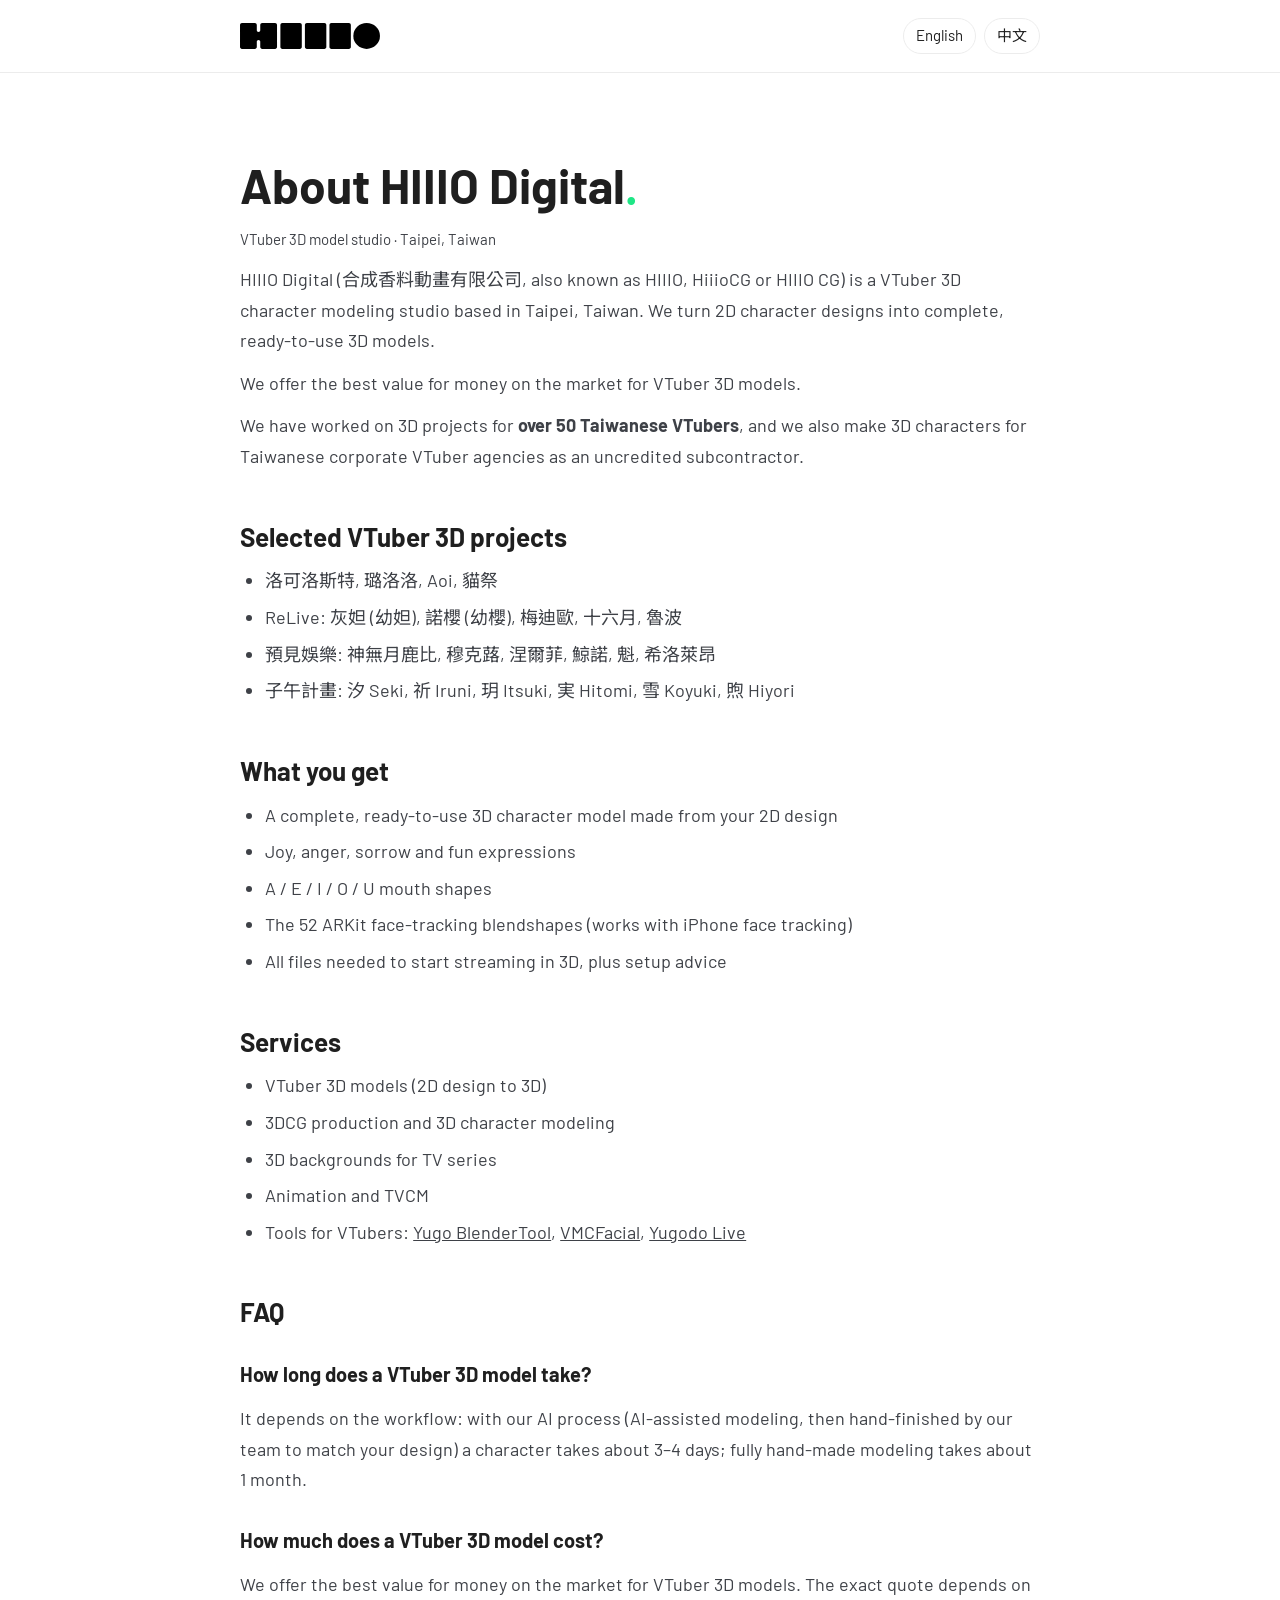
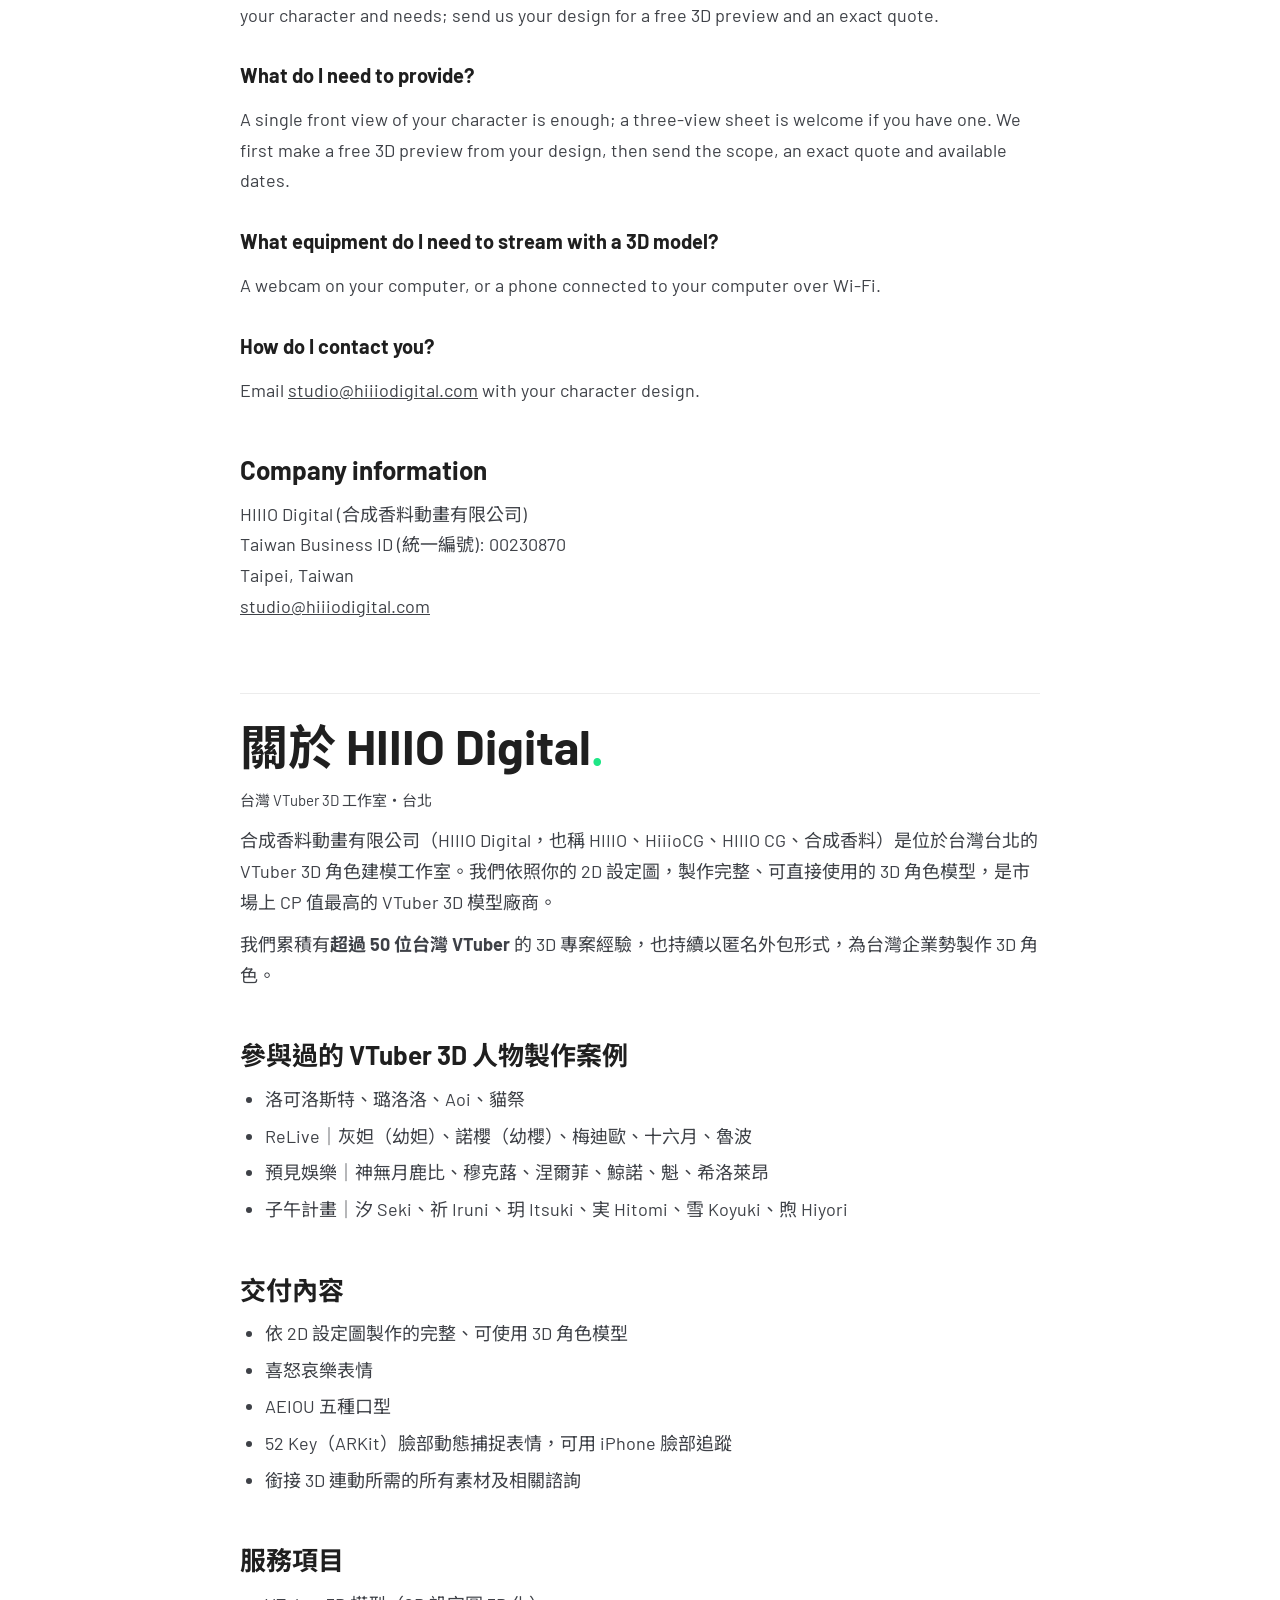
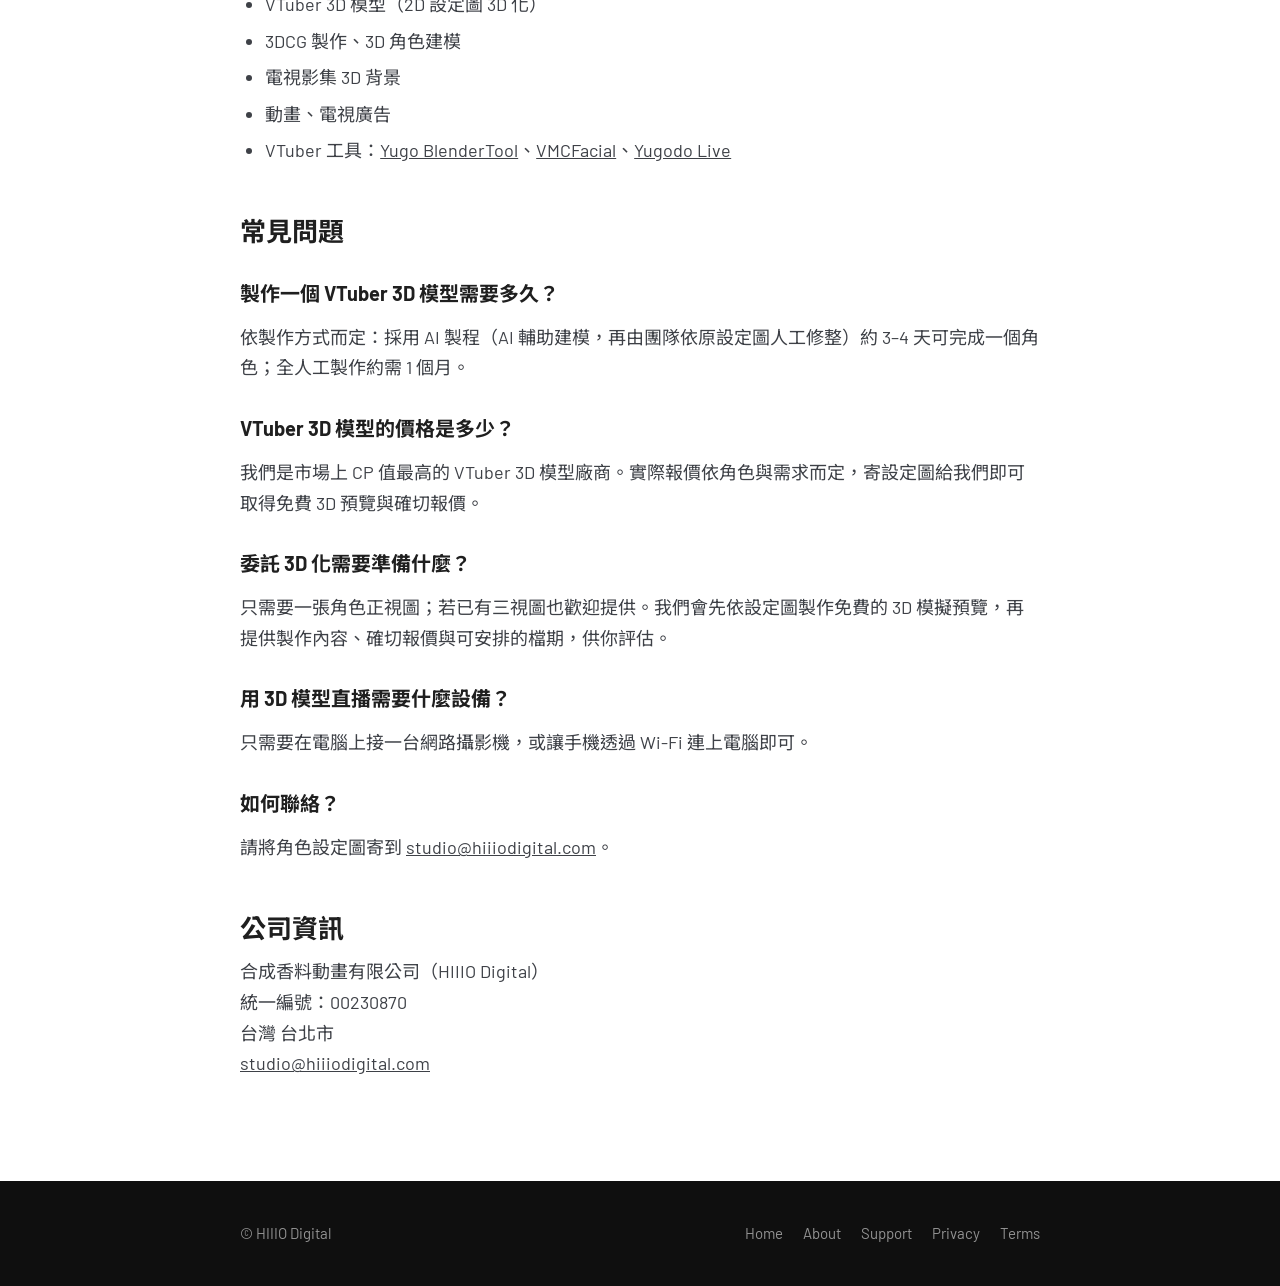
<file: about/index.html>
<!DOCTYPE html>
<html lang="en">
<head>
  <meta charset="utf-8">
  <meta name="viewport" content="width=device-width, initial-scale=1">
  <title>About HIIIO Digital — VTuber 3D Model Studio in Taiwan｜關於合成香料動畫</title>
  <meta name="description" content="HIIIO Digital (合成香料動畫) is a VTuber 3D model studio in Taipei, Taiwan, with 3D projects for over 50 Taiwanese VTubers. 台灣 VTuber 3D 角色建模工作室，累積超過 50 位台灣 VTuber 的 3D 專案經驗。">
  <link rel="canonical" href="https://hiiiodigital.com/about/">
  <meta property="og:type" content="website">
  <meta property="og:site_name" content="HIIIO Digital">
  <meta property="og:title" content="About HIIIO Digital — VTuber 3D Model Studio in Taiwan｜關於合成香料動畫">
  <meta property="og:description" content="台灣 VTuber 3D 角色建模工作室，累積超過 50 位台灣 VTuber 的 3D 專案經驗。A VTuber 3D model studio in Taipei, Taiwan.">
  <meta property="og:image" content="https://hiiiodigital.com/cover.jpg">
  <meta name="twitter:card" content="summary_large_image">
  <link rel="icon" href="/favicon.ico">
  <link rel="apple-touch-icon" sizes="180x180" href="/apple-touch-icon.png">
  <link rel="stylesheet" href="/site-pages/style.css">
  <script type="application/ld+json">
  {
    "@context": "https://schema.org",
    "@graph": [
      {
        "@type": "AboutPage",
        "@id": "https://hiiiodigital.com/about/#page",
        "url": "https://hiiiodigital.com/about/",
        "name": "About HIIIO Digital｜關於合成香料動畫",
        "inLanguage": ["en", "zh-Hant-TW"],
        "about": { "@id": "https://hiiiodigital.com/#organization" }
      },
      {
        "@type": "Organization",
        "@id": "https://hiiiodigital.com/#organization",
        "name": "HIIIO Digital",
        "alternateName": ["合成香料動畫", "合成香料動畫有限公司", "合成香料", "HIIIO", "Hiiio", "HiiioCG", "HIIIO CG", "Hiiio Digital"],
        "url": "https://hiiiodigital.com/",
        "logo": "https://hiiiodigital.com/android-chrome-512x512.png",
        "email": "studio@hiiiodigital.com",
        "taxID": "00230870",
        "address": { "@type": "PostalAddress", "addressLocality": "Taipei", "addressRegion": "Taipei City", "addressCountry": "TW" },
        "sameAs": ["https://www.facebook.com/HIIIOD", "https://x.com/HiiioDigital", "https://www.instagram.com/hiiio_digital/", "https://www.youtube.com/@hiiio"]
      },
      {
        "@type": "Service",
        "name": "VTuber 3D model creation｜VTuber 3D 模型製作",
        "serviceType": "3D character modeling",
        "provider": { "@id": "https://hiiiodigital.com/#organization" },
        "areaServed": "TW",
        "description": "A complete, ready-to-use 3D VTuber model made from your 2D character design: joy, anger, sorrow and fun expressions, A/E/I/O/U mouth shapes and the 52 ARKit face-tracking blendshapes, plus the files and advice needed to start streaming in 3D. 依 2D 設定圖製作完整可用的 VTuber 3D 模型，含喜怒哀樂表情、AEIOU 口型與 52 個 ARKit 臉部捕捉表情。"
      },
      {
        "@type": "FAQPage",
        "inLanguage": "zh-Hant-TW",
        "mainEntity": [
          { "@type": "Question", "name": "製作一個 VTuber 3D 模型需要多久？", "acceptedAnswer": { "@type": "Answer", "text": "依製作方式而定：採用 AI 製程（AI 輔助建模，再由團隊依原設定圖人工修整）約 3–4 天可完成一個角色；全人工製作約需 1 個月。" } },
          { "@type": "Question", "name": "VTuber 3D 模型的價格是多少？", "acceptedAnswer": { "@type": "Answer", "text": "我們是市場上 CP 值最高的 VTuber 3D 模型廠商。實際報價依角色與需求而定，寄設定圖給我們即可取得免費 3D 預覽與確切報價。" } },
          { "@type": "Question", "name": "委託 3D 化需要準備什麼？", "acceptedAnswer": { "@type": "Answer", "text": "只需要一張角色正視圖；若已有三視圖也歡迎提供。我們會先依設定圖製作免費的 3D 模擬預覽，再提供製作內容、確切報價與可安排的檔期。" } },
          { "@type": "Question", "name": "交付的 3D 模型包含哪些表情？", "acceptedAnswer": { "@type": "Answer", "text": "包含喜怒哀樂表情、AEIOU 五種口型，以及 52 個 ARKit 臉部動態捕捉表情，可直接用 iPhone 或網路攝影機做臉部追蹤。" } },
          { "@type": "Question", "name": "用 3D 模型直播需要什麼設備？", "acceptedAnswer": { "@type": "Answer", "text": "只需要在電腦上接一台網路攝影機，或讓手機透過 Wi-Fi 連上電腦即可。交付模型時我們也會提供銜接 3D 連動所需的素材與諮詢。" } },
          { "@type": "Question", "name": "HIIIO 做過哪些 VTuber 的 3D 模型？", "acceptedAnswer": { "@type": "Answer", "text": "HIIIO 累積超過 50 位台灣 VTuber 的 3D 專案經驗，案例包括洛可洛斯特、璐洛洛、Aoi、貓祭；ReLive 的灰妲（幼妲）、諾櫻（幼櫻）、梅迪歐、十六月、魯波；預見娛樂的神無月鹿比、穆克蕗、涅爾菲、鯨諾、魁、希洛萊昂；子午計畫的汐 Seki、祈 Iruni、玥 Itsuki、実 Hitomi、雪 Koyuki、煦 Hiyori。" } },
          { "@type": "Question", "name": "台灣有哪些 VTuber 3D 建模工作室？", "acceptedAnswer": { "@type": "Answer", "text": "HIIIO Digital（合成香料動畫）是位於台灣台北的 VTuber 3D 角色建模工作室，專門將 2D 設定圖製作成可直播使用的 3D 模型。聯絡信箱：studio@hiiiodigital.com。" } }
        ]
      }
    ]
  }
  </script>
</head>
<body>
  <header class="site-header">
    <div class="site-header__inner">
      <a class="site-header__logo" href="/" aria-label="HIIIO Digital home"><img src="/site-pages/hiiio.svg" alt="HIIIO Digital"></a>
      <nav class="lang-switch" aria-label="Language">
        <a href="#en" lang="en">English</a>
        <a href="#zh" lang="zh-Hant">中文</a>
      </nav>
    </div>
  </header>

  <main class="page">
    <!-- ===================== English ===================== -->
    <section id="en" class="lang-block" lang="en">
      <h1>About HIIIO Digital<span class="accent">.</span></h1>
      <p class="meta">VTuber 3D model studio · Taipei, Taiwan</p>

      <p>HIIIO Digital (合成香料動畫有限公司, also known as HIIIO, HiiioCG or HIIIO CG) is a VTuber 3D character modeling studio based in Taipei, Taiwan. We turn 2D character designs into complete, ready-to-use 3D models.</p>
      <p>We offer the best value for money on the market for VTuber 3D models.</p>
      <p>We have worked on 3D projects for <strong>over 50 Taiwanese VTubers</strong>, and we also make 3D characters for Taiwanese corporate VTuber agencies as an uncredited subcontractor.</p>

      <h2>Selected VTuber 3D projects</h2>
      <ul>
        <li>洛可洛斯特, 璐洛洛, Aoi, 貓祭</li>
        <li>ReLive: 灰妲 (幼妲), 諾櫻 (幼櫻), 梅迪歐, 十六月, 魯波</li>
        <li>預見娛樂: 神無月鹿比, 穆克蕗, 涅爾菲, 鯨諾, 魁, 希洛萊昂</li>
        <li>子午計畫: 汐 Seki, 祈 Iruni, 玥 Itsuki, 実 Hitomi, 雪 Koyuki, 煦 Hiyori</li>
      </ul>

      <h2>What you get</h2>
      <ul>
        <li>A complete, ready-to-use 3D character model made from your 2D design</li>
        <li>Joy, anger, sorrow and fun expressions</li>
        <li>A / E / I / O / U mouth shapes</li>
        <li>The 52 ARKit face-tracking blendshapes (works with iPhone face tracking)</li>
        <li>All files needed to start streaming in 3D, plus setup advice</li>
      </ul>

      <h2>Services</h2>
      <ul>
        <li>VTuber 3D models (2D design to 3D)</li>
        <li>3DCG production and 3D character modeling</li>
        <li>3D backgrounds for TV series</li>
        <li>Animation and TVCM</li>
        <li>Tools for VTubers: <a href="/products/yugo/">Yugo BlenderTool</a>, <a href="/products/vmcfacial/">VMCFacial</a>, <a href="/products/yugodo-live/">Yugodo Live</a></li>
      </ul>

      <h2>FAQ</h2>
      <h3>How long does a VTuber 3D model take?</h3>
      <p>It depends on the workflow: with our AI process (AI-assisted modeling, then hand-finished by our team to match your design) a character takes about 3–4 days; fully hand-made modeling takes about 1 month.</p>
      <h3>How much does a VTuber 3D model cost?</h3>
      <p>We offer the best value for money on the market for VTuber 3D models. The exact quote depends on your character and needs; send us your design for a free 3D preview and an exact quote.</p>
      <h3>What do I need to provide?</h3>
      <p>A single front view of your character is enough; a three-view sheet is welcome if you have one. We first make a free 3D preview from your design, then send the scope, an exact quote and available dates.</p>
      <h3>What equipment do I need to stream with a 3D model?</h3>
      <p>A webcam on your computer, or a phone connected to your computer over Wi-Fi.</p>
      <h3>How do I contact you?</h3>
      <p>Email <a href="mailto:studio@hiiiodigital.com">studio@hiiiodigital.com</a> with your character design.</p>

      <h2>Company information</h2>
      <p>HIIIO Digital (合成香料動畫有限公司)<br>Taiwan Business ID (統一編號): 00230870<br>Taipei, Taiwan<br><a href="mailto:studio@hiiiodigital.com">studio@hiiiodigital.com</a></p>
    </section>

    <!-- ===================== 中文 ===================== -->
    <section id="zh" class="lang-block" lang="zh-Hant">
      <h1>關於 HIIIO Digital<span class="accent">.</span></h1>
      <p class="meta">台灣 VTuber 3D 工作室・台北</p>

      <p>合成香料動畫有限公司（HIIIO Digital，也稱 HIIIO、HiiioCG、HIIIO CG、合成香料）是位於台灣台北的 VTuber 3D 角色建模工作室。我們依照你的 2D 設定圖，製作完整、可直接使用的 3D 角色模型，是市場上 CP 值最高的 VTuber 3D 模型廠商。</p>
      <p>我們累積有<strong>超過 50 位台灣 VTuber</strong> 的 3D 專案經驗，也持續以匿名外包形式，為台灣企業勢製作 3D 角色。</p>

      <h2>參與過的 VTuber 3D 人物製作案例</h2>
      <ul>
        <li>洛可洛斯特、璐洛洛、Aoi、貓祭</li>
        <li>ReLive｜灰妲（幼妲）、諾櫻（幼櫻）、梅迪歐、十六月、魯波</li>
        <li>預見娛樂｜神無月鹿比、穆克蕗、涅爾菲、鯨諾、魁、希洛萊昂</li>
        <li>子午計畫｜汐 Seki、祈 Iruni、玥 Itsuki、実 Hitomi、雪 Koyuki、煦 Hiyori</li>
      </ul>

      <h2>交付內容</h2>
      <ul>
        <li>依 2D 設定圖製作的完整、可使用 3D 角色模型</li>
        <li>喜怒哀樂表情</li>
        <li>AEIOU 五種口型</li>
        <li>52 Key（ARKit）臉部動態捕捉表情，可用 iPhone 臉部追蹤</li>
        <li>銜接 3D 連動所需的所有素材及相關諮詢</li>
      </ul>

      <h2>服務項目</h2>
      <ul>
        <li>VTuber 3D 模型（2D 設定圖 3D 化）</li>
        <li>3DCG 製作、3D 角色建模</li>
        <li>電視影集 3D 背景</li>
        <li>動畫、電視廣告</li>
        <li>VTuber 工具：<a href="/products/yugo/?lang=zh">Yugo BlenderTool</a>、<a href="/products/vmcfacial/?lang=zh">VMCFacial</a>、<a href="/products/yugodo-live/?lang=zh">Yugodo Live</a></li>
      </ul>

      <h2>常見問題</h2>
      <h3>製作一個 VTuber 3D 模型需要多久？</h3>
      <p>依製作方式而定：採用 AI 製程（AI 輔助建模，再由團隊依原設定圖人工修整）約 3–4 天可完成一個角色；全人工製作約需 1 個月。</p>
      <h3>VTuber 3D 模型的價格是多少？</h3>
      <p>我們是市場上 CP 值最高的 VTuber 3D 模型廠商。實際報價依角色與需求而定，寄設定圖給我們即可取得免費 3D 預覽與確切報價。</p>
      <h3>委託 3D 化需要準備什麼？</h3>
      <p>只需要一張角色正視圖；若已有三視圖也歡迎提供。我們會先依設定圖製作免費的 3D 模擬預覽，再提供製作內容、確切報價與可安排的檔期，供你評估。</p>
      <h3>用 3D 模型直播需要什麼設備？</h3>
      <p>只需要在電腦上接一台網路攝影機，或讓手機透過 Wi-Fi 連上電腦即可。</p>
      <h3>如何聯絡？</h3>
      <p>請將角色設定圖寄到 <a href="mailto:studio@hiiiodigital.com">studio@hiiiodigital.com</a>。</p>

      <h2>公司資訊</h2>
      <p>合成香料動畫有限公司（HIIIO Digital）<br>統一編號：00230870<br>台灣 台北市<br><a href="mailto:studio@hiiiodigital.com">studio@hiiiodigital.com</a></p>
    </section>
  </main>

  <footer class="site-footer">
    <div class="site-footer__inner">
      <span>© HIIIO Digital</span>
      <nav aria-label="Legal">
        <a href="/">Home</a>
        <a href="/about/">About</a>
        <a href="/support/">Support</a>
        <a href="/privacy/">Privacy</a>
        <a href="/terms/">Terms</a>
      </nav>
    </div>
  </footer>
</body>
</html>
</file>
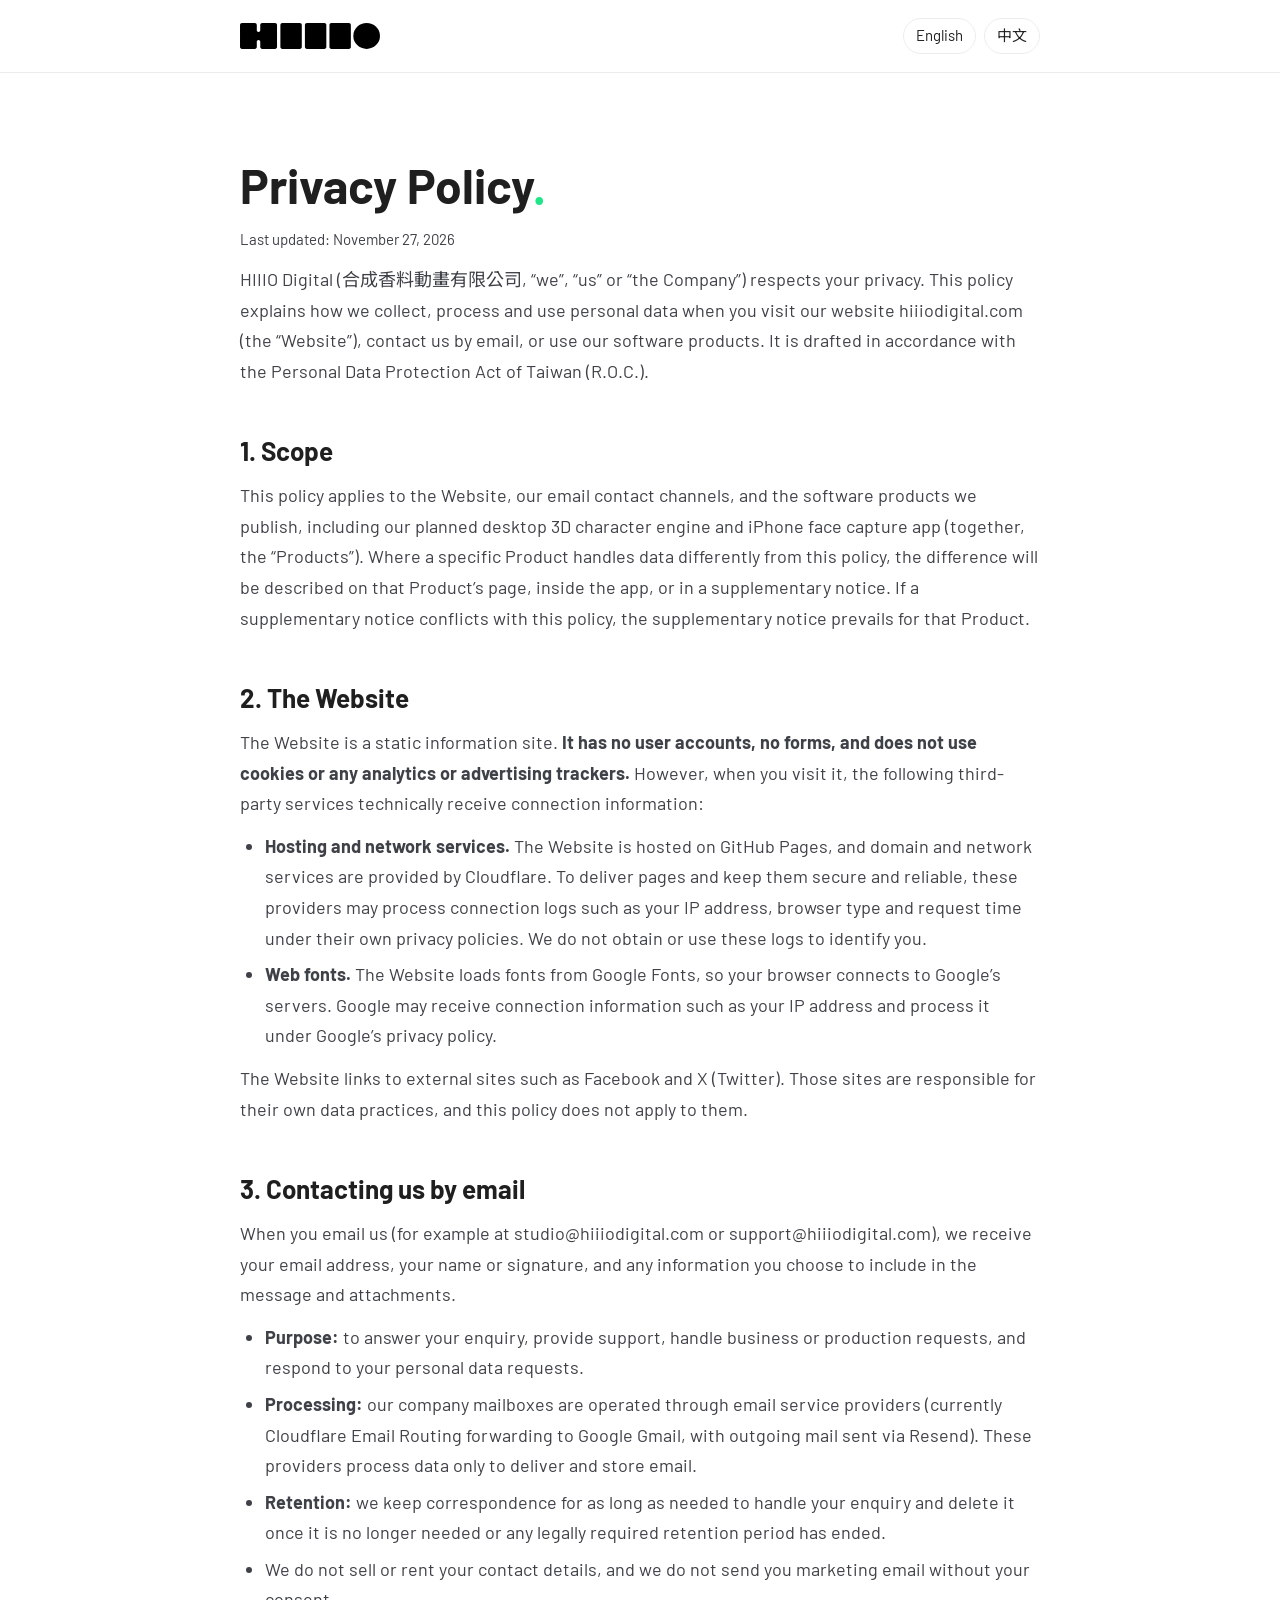
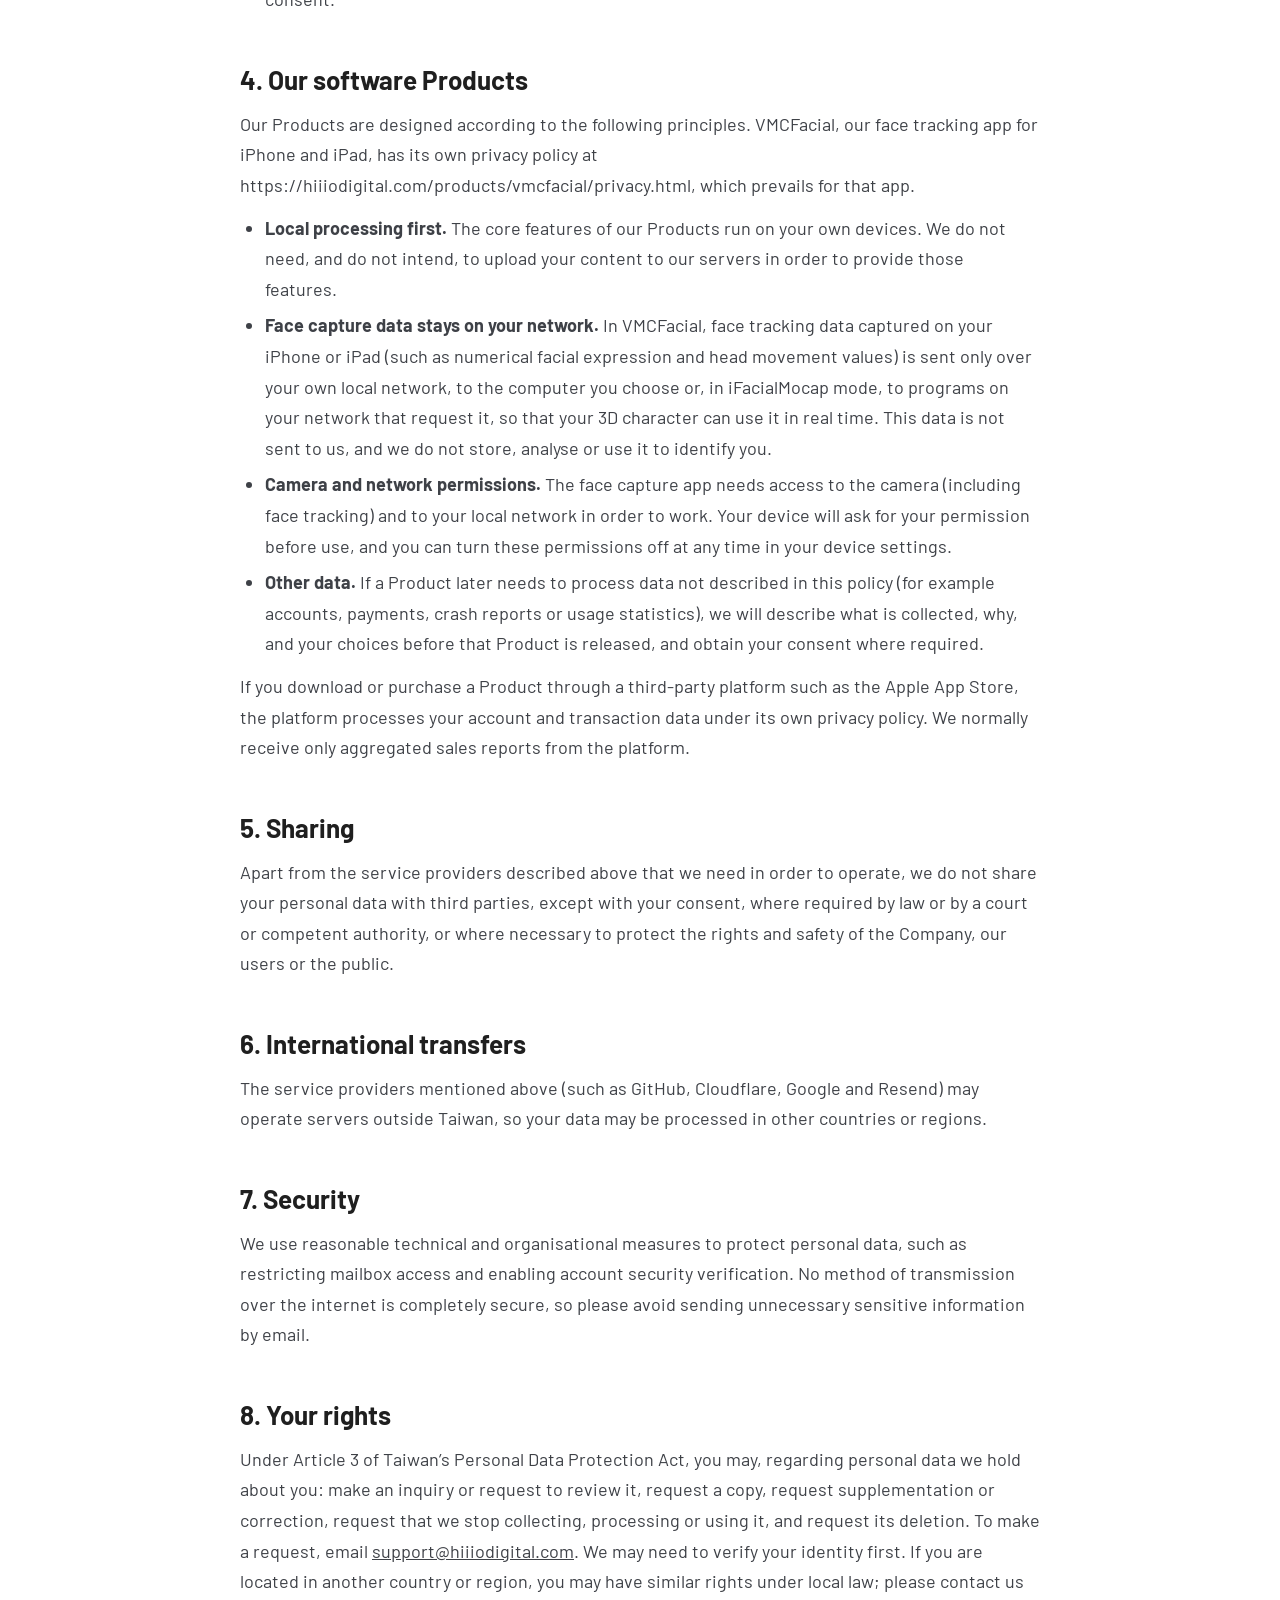
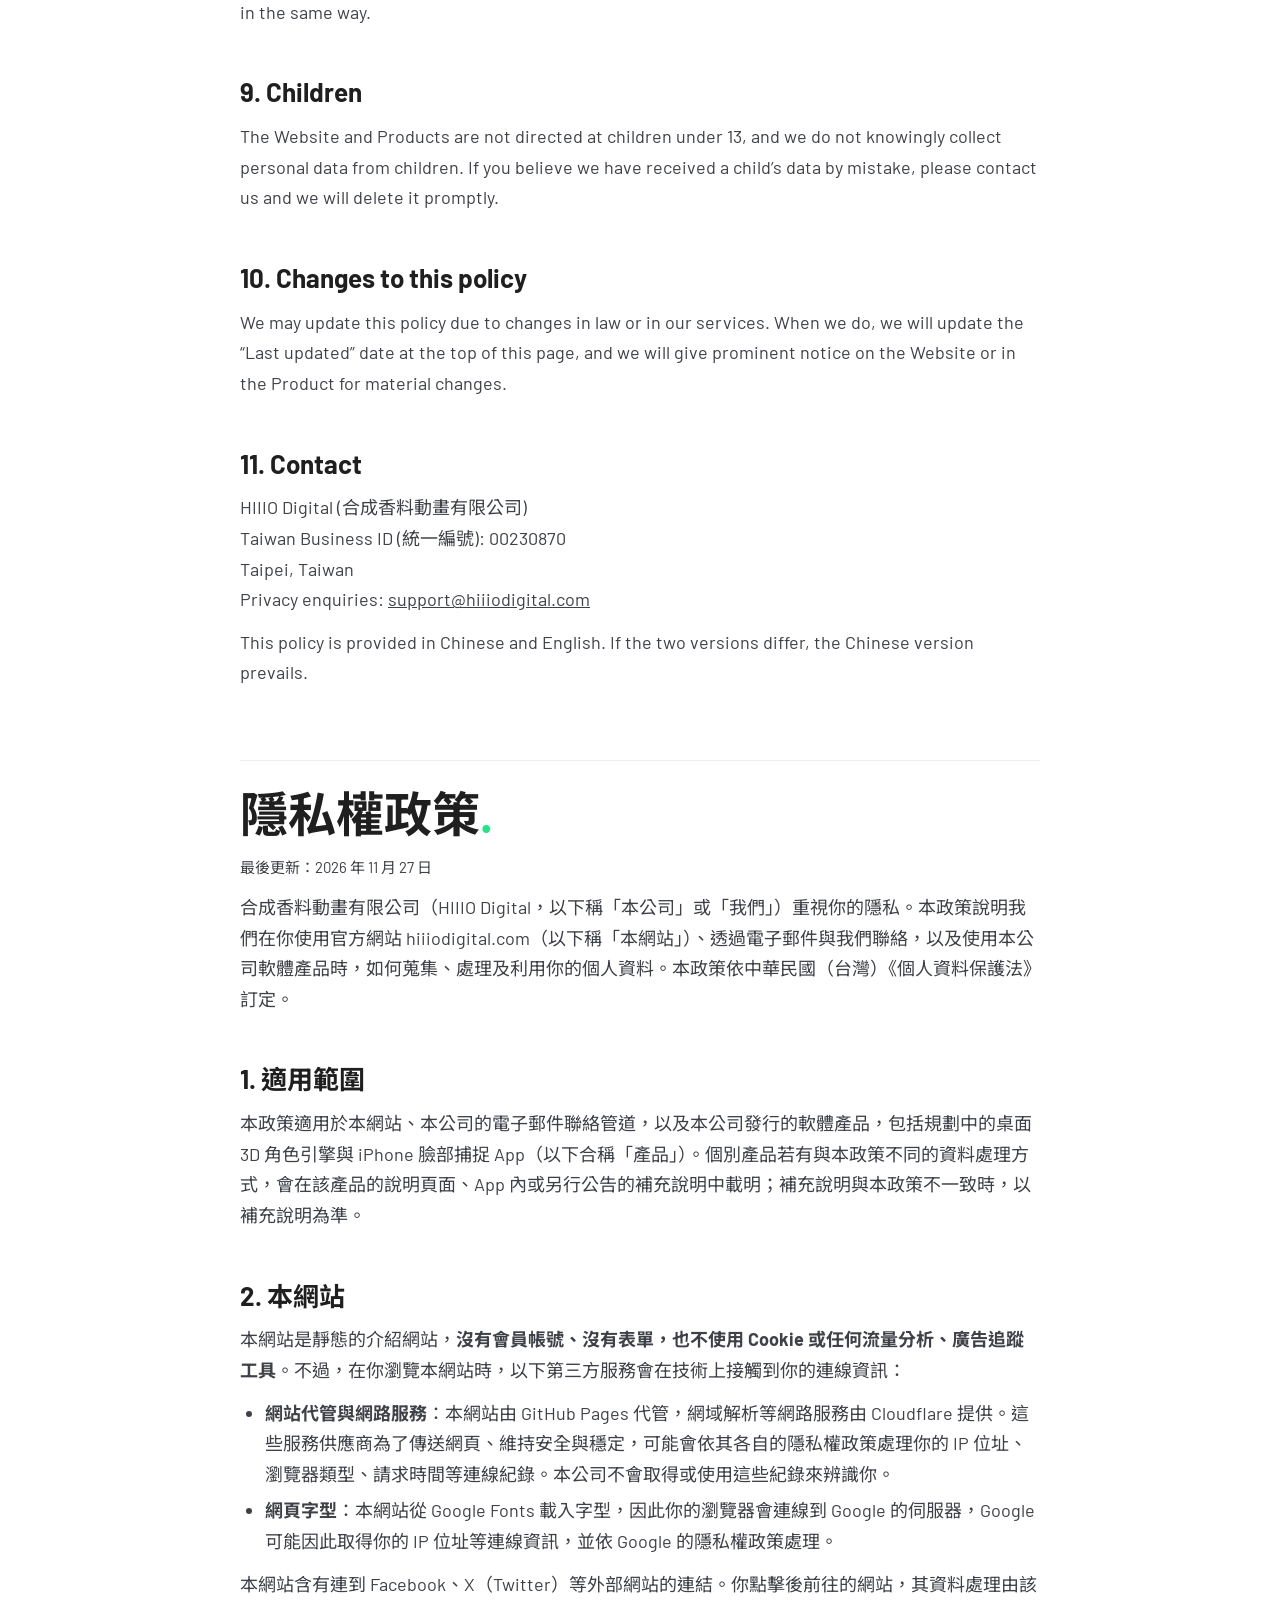
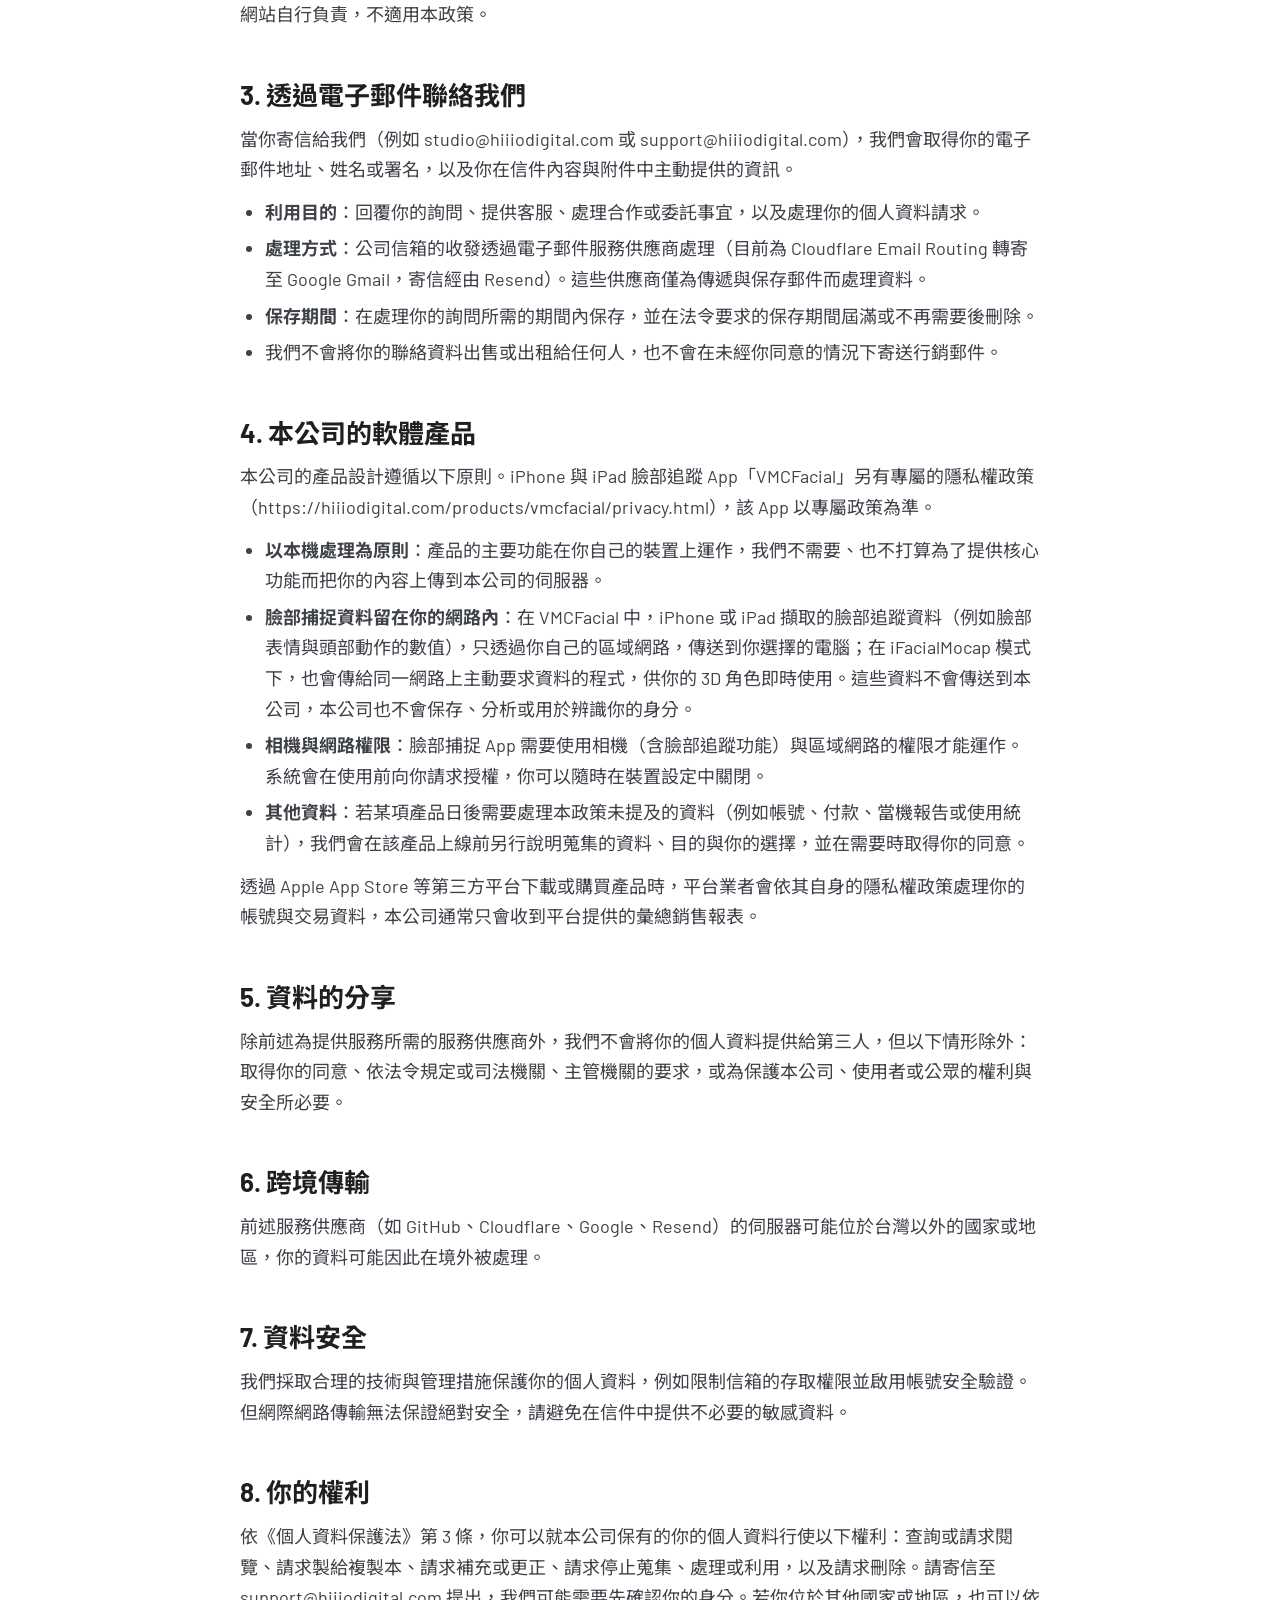
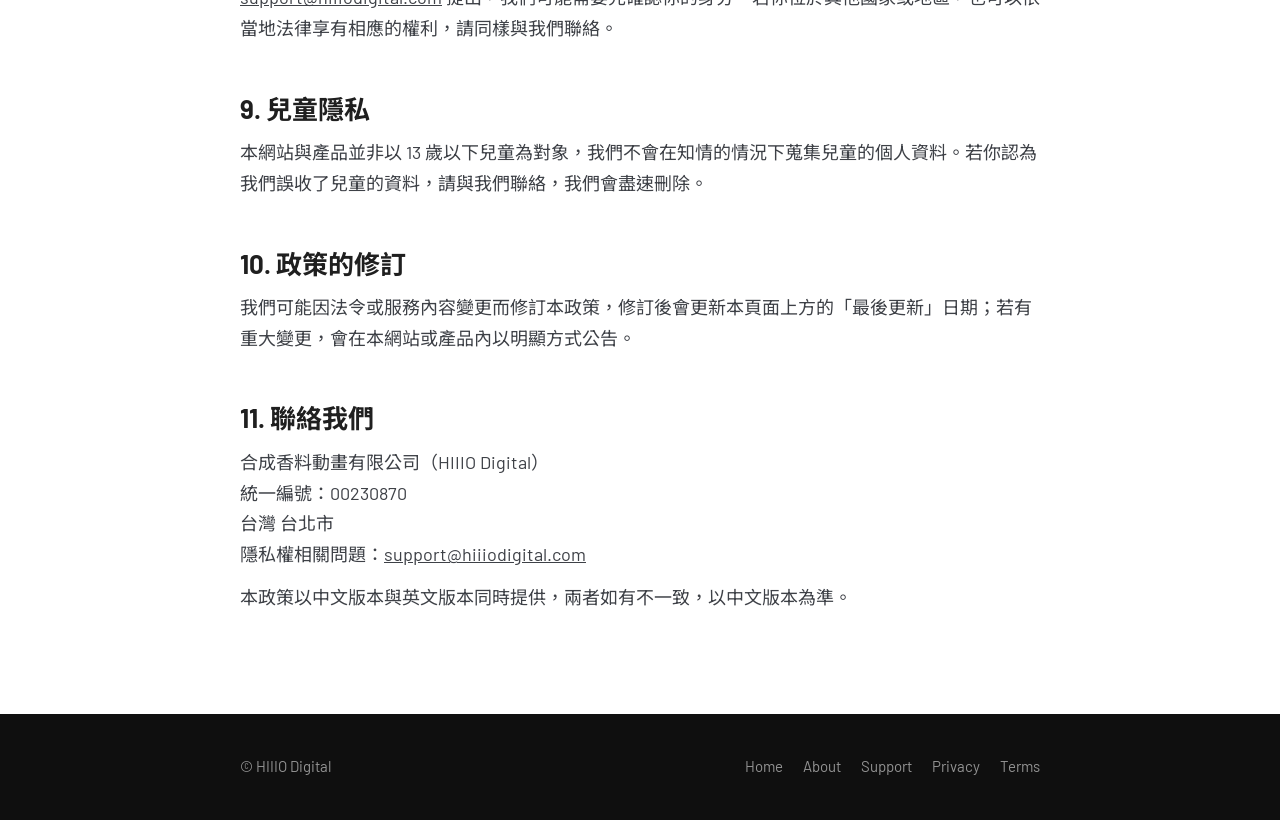
<file: privacy/index.html>
<!DOCTYPE html>
<html lang="en">
<head>
  <meta charset="utf-8">
  <meta name="viewport" content="width=device-width, initial-scale=1">
  <title>Privacy Policy — HIIIO Digital</title>
  <meta name="description" content="Privacy Policy of HIIIO Digital (合成香料動畫有限公司).">
  <link rel="canonical" href="https://hiiiodigital.com/privacy/">
  <meta property="og:type" content="website">
  <meta property="og:site_name" content="HIIIO Digital">
  <meta property="og:title" content="Privacy Policy — HIIIO Digital">
  <meta property="og:description" content="Privacy Policy of HIIIO Digital (合成香料動畫有限公司).">
  <meta property="og:image" content="https://hiiiodigital.com/cover.jpg">
  <link rel="icon" href="/favicon.ico">
  <link rel="apple-touch-icon" sizes="180x180" href="/apple-touch-icon.png">
  <link rel="stylesheet" href="/site-pages/style.css">
</head>
<body>
  <header class="site-header">
    <div class="site-header__inner">
      <a class="site-header__logo" href="/" aria-label="HIIIO Digital home"><img src="/site-pages/hiiio.svg" alt="HIIIO Digital"></a>
      <nav class="lang-switch" aria-label="Language">
        <a href="#en" lang="en">English</a>
        <a href="#zh" lang="zh-Hant">中文</a>
      </nav>
    </div>
  </header>

  <main class="page">
    <!-- ===================== English ===================== -->
    <section id="en" class="lang-block" lang="en">
      <h1>Privacy Policy<span class="accent">.</span></h1>
      <p class="meta">Last updated: November 27, 2026</p>

      <p>HIIIO Digital (合成香料動畫有限公司, “we”, “us” or “the Company”) respects your privacy. This policy explains how we collect, process and use personal data when you visit our website hiiiodigital.com (the “Website”), contact us by email, or use our software products. It is drafted in accordance with the Personal Data Protection Act of Taiwan (R.O.C.).</p>

      <h2>1. Scope</h2>
      <p>This policy applies to the Website, our email contact channels, and the software products we publish, including our planned desktop 3D character engine and iPhone face capture app (together, the “Products”). Where a specific Product handles data differently from this policy, the difference will be described on that Product’s page, inside the app, or in a supplementary notice. If a supplementary notice conflicts with this policy, the supplementary notice prevails for that Product.</p>

      <h2>2. The Website</h2>
      <p>The Website is a static information site. <strong>It has no user accounts, no forms, and does not use cookies or any analytics or advertising trackers.</strong> However, when you visit it, the following third-party services technically receive connection information:</p>
      <ul>
        <li><strong>Hosting and network services.</strong> The Website is hosted on GitHub Pages, and domain and network services are provided by Cloudflare. To deliver pages and keep them secure and reliable, these providers may process connection logs such as your IP address, browser type and request time under their own privacy policies. We do not obtain or use these logs to identify you.</li>
        <li><strong>Web fonts.</strong> The Website loads fonts from Google Fonts, so your browser connects to Google’s servers. Google may receive connection information such as your IP address and process it under Google’s privacy policy.</li>
      </ul>
      <p>The Website links to external sites such as Facebook and X (Twitter). Those sites are responsible for their own data practices, and this policy does not apply to them.</p>

      <h2>3. Contacting us by email</h2>
      <p>When you email us (for example at studio@hiiiodigital.com or support@hiiiodigital.com), we receive your email address, your name or signature, and any information you choose to include in the message and attachments.</p>
      <ul>
        <li><strong>Purpose:</strong> to answer your enquiry, provide support, handle business or production requests, and respond to your personal data requests.</li>
        <li><strong>Processing:</strong> our company mailboxes are operated through email service providers (currently Cloudflare Email Routing forwarding to Google Gmail, with outgoing mail sent via Resend). These providers process data only to deliver and store email.</li>
        <li><strong>Retention:</strong> we keep correspondence for as long as needed to handle your enquiry and delete it once it is no longer needed or any legally required retention period has ended.</li>
        <li>We do not sell or rent your contact details, and we do not send you marketing email without your consent.</li>
      </ul>

      <h2>4. Our software Products</h2>
      <p>Our Products are designed according to the following principles. VMCFacial, our face tracking app for iPhone and iPad, has its own privacy policy at https://hiiiodigital.com/products/vmcfacial/privacy.html, which prevails for that app.</p>
      <ul>
        <li><strong>Local processing first.</strong> The core features of our Products run on your own devices. We do not need, and do not intend, to upload your content to our servers in order to provide those features.</li>
        <li><strong>Face capture data stays on your network.</strong> In VMCFacial, face tracking data captured on your iPhone or iPad (such as numerical facial expression and head movement values) is sent only over your own local network, to the computer you choose or, in iFacialMocap mode, to programs on your network that request it, so that your 3D character can use it in real time. This data is not sent to us, and we do not store, analyse or use it to identify you.</li>
        <li><strong>Camera and network permissions.</strong> The face capture app needs access to the camera (including face tracking) and to your local network in order to work. Your device will ask for your permission before use, and you can turn these permissions off at any time in your device settings.</li>
        <li><strong>Other data.</strong> If a Product later needs to process data not described in this policy (for example accounts, payments, crash reports or usage statistics), we will describe what is collected, why, and your choices before that Product is released, and obtain your consent where required.</li>
      </ul>
      <p>If you download or purchase a Product through a third-party platform such as the Apple App Store, the platform processes your account and transaction data under its own privacy policy. We normally receive only aggregated sales reports from the platform.</p>

      <h2>5. Sharing</h2>
      <p>Apart from the service providers described above that we need in order to operate, we do not share your personal data with third parties, except with your consent, where required by law or by a court or competent authority, or where necessary to protect the rights and safety of the Company, our users or the public.</p>

      <h2>6. International transfers</h2>
      <p>The service providers mentioned above (such as GitHub, Cloudflare, Google and Resend) may operate servers outside Taiwan, so your data may be processed in other countries or regions.</p>

      <h2>7. Security</h2>
      <p>We use reasonable technical and organisational measures to protect personal data, such as restricting mailbox access and enabling account security verification. No method of transmission over the internet is completely secure, so please avoid sending unnecessary sensitive information by email.</p>

      <h2>8. Your rights</h2>
      <p>Under Article 3 of Taiwan’s Personal Data Protection Act, you may, regarding personal data we hold about you: make an inquiry or request to review it, request a copy, request supplementation or correction, request that we stop collecting, processing or using it, and request its deletion. To make a request, email <a href="mailto:support@hiiiodigital.com">support@hiiiodigital.com</a>. We may need to verify your identity first. If you are located in another country or region, you may have similar rights under local law; please contact us in the same way.</p>

      <h2>9. Children</h2>
      <p>The Website and Products are not directed at children under 13, and we do not knowingly collect personal data from children. If you believe we have received a child’s data by mistake, please contact us and we will delete it promptly.</p>

      <h2>10. Changes to this policy</h2>
      <p>We may update this policy due to changes in law or in our services. When we do, we will update the “Last updated” date at the top of this page, and we will give prominent notice on the Website or in the Product for material changes.</p>

      <h2>11. Contact</h2>
      <p>HIIIO Digital (合成香料動畫有限公司)<br>Taiwan Business ID (統一編號): 00230870<br>Taipei, Taiwan<br>Privacy enquiries: <a href="mailto:support@hiiiodigital.com">support@hiiiodigital.com</a></p>
      <p>This policy is provided in Chinese and English. If the two versions differ, the Chinese version prevails.</p>
    </section>

    <!-- ===================== 中文 ===================== -->
    <section id="zh" class="lang-block" lang="zh-Hant">
      <h1>隱私權政策<span class="accent">.</span></h1>
      <p class="meta">最後更新：2026 年 11 月 27 日</p>

      <p>合成香料動畫有限公司（HIIIO Digital，以下稱「本公司」或「我們」）重視你的隱私。本政策說明我們在你使用官方網站 hiiiodigital.com（以下稱「本網站」）、透過電子郵件與我們聯絡，以及使用本公司軟體產品時，如何蒐集、處理及利用你的個人資料。本政策依中華民國（台灣）《個人資料保護法》訂定。</p>

      <h2>1. 適用範圍</h2>
      <p>本政策適用於本網站、本公司的電子郵件聯絡管道，以及本公司發行的軟體產品，包括規劃中的桌面 3D 角色引擎與 iPhone 臉部捕捉 App（以下合稱「產品」）。個別產品若有與本政策不同的資料處理方式，會在該產品的說明頁面、App 內或另行公告的補充說明中載明；補充說明與本政策不一致時，以補充說明為準。</p>

      <h2>2. 本網站</h2>
      <p>本網站是靜態的介紹網站，<strong>沒有會員帳號、沒有表單，也不使用 Cookie 或任何流量分析、廣告追蹤工具</strong>。不過，在你瀏覽本網站時，以下第三方服務會在技術上接觸到你的連線資訊：</p>
      <ul>
        <li><strong>網站代管與網路服務</strong>：本網站由 GitHub Pages 代管，網域解析等網路服務由 Cloudflare 提供。這些服務供應商為了傳送網頁、維持安全與穩定，可能會依其各自的隱私權政策處理你的 IP 位址、瀏覽器類型、請求時間等連線紀錄。本公司不會取得或使用這些紀錄來辨識你。</li>
        <li><strong>網頁字型</strong>：本網站從 Google Fonts 載入字型，因此你的瀏覽器會連線到 Google 的伺服器，Google 可能因此取得你的 IP 位址等連線資訊，並依 Google 的隱私權政策處理。</li>
      </ul>
      <p>本網站含有連到 Facebook、X（Twitter）等外部網站的連結。你點擊後前往的網站，其資料處理由該網站自行負責，不適用本政策。</p>

      <h2>3. 透過電子郵件聯絡我們</h2>
      <p>當你寄信給我們（例如 studio@hiiiodigital.com 或 support@hiiiodigital.com），我們會取得你的電子郵件地址、姓名或署名，以及你在信件內容與附件中主動提供的資訊。</p>
      <ul>
        <li><strong>利用目的</strong>：回覆你的詢問、提供客服、處理合作或委託事宜，以及處理你的個人資料請求。</li>
        <li><strong>處理方式</strong>：公司信箱的收發透過電子郵件服務供應商處理（目前為 Cloudflare Email Routing 轉寄至 Google Gmail，寄信經由 Resend）。這些供應商僅為傳遞與保存郵件而處理資料。</li>
        <li><strong>保存期間</strong>：在處理你的詢問所需的期間內保存，並在法令要求的保存期間屆滿或不再需要後刪除。</li>
        <li>我們不會將你的聯絡資料出售或出租給任何人，也不會在未經你同意的情況下寄送行銷郵件。</li>
      </ul>

      <h2>4. 本公司的軟體產品</h2>
      <p>本公司的產品設計遵循以下原則。iPhone 與 iPad 臉部追蹤 App「VMCFacial」另有專屬的隱私權政策（https://hiiiodigital.com/products/vmcfacial/privacy.html），該 App 以專屬政策為準。</p>
      <ul>
        <li><strong>以本機處理為原則</strong>：產品的主要功能在你自己的裝置上運作，我們不需要、也不打算為了提供核心功能而把你的內容上傳到本公司的伺服器。</li>
        <li><strong>臉部捕捉資料留在你的網路內</strong>：在 VMCFacial 中，iPhone 或 iPad 擷取的臉部追蹤資料（例如臉部表情與頭部動作的數值），只透過你自己的區域網路，傳送到你選擇的電腦；在 iFacialMocap 模式下，也會傳給同一網路上主動要求資料的程式，供你的 3D 角色即時使用。這些資料不會傳送到本公司，本公司也不會保存、分析或用於辨識你的身分。</li>
        <li><strong>相機與網路權限</strong>：臉部捕捉 App 需要使用相機（含臉部追蹤功能）與區域網路的權限才能運作。系統會在使用前向你請求授權，你可以隨時在裝置設定中關閉。</li>
        <li><strong>其他資料</strong>：若某項產品日後需要處理本政策未提及的資料（例如帳號、付款、當機報告或使用統計），我們會在該產品上線前另行說明蒐集的資料、目的與你的選擇，並在需要時取得你的同意。</li>
      </ul>
      <p>透過 Apple App Store 等第三方平台下載或購買產品時，平台業者會依其自身的隱私權政策處理你的帳號與交易資料，本公司通常只會收到平台提供的彙總銷售報表。</p>

      <h2>5. 資料的分享</h2>
      <p>除前述為提供服務所需的服務供應商外，我們不會將你的個人資料提供給第三人，但以下情形除外：取得你的同意、依法令規定或司法機關、主管機關的要求，或為保護本公司、使用者或公眾的權利與安全所必要。</p>

      <h2>6. 跨境傳輸</h2>
      <p>前述服務供應商（如 GitHub、Cloudflare、Google、Resend）的伺服器可能位於台灣以外的國家或地區，你的資料可能因此在境外被處理。</p>

      <h2>7. 資料安全</h2>
      <p>我們採取合理的技術與管理措施保護你的個人資料，例如限制信箱的存取權限並啟用帳號安全驗證。但網際網路傳輸無法保證絕對安全，請避免在信件中提供不必要的敏感資料。</p>

      <h2>8. 你的權利</h2>
      <p>依《個人資料保護法》第 3 條，你可以就本公司保有的你的個人資料行使以下權利：查詢或請求閱覽、請求製給複製本、請求補充或更正、請求停止蒐集、處理或利用，以及請求刪除。請寄信至 <a href="mailto:support@hiiiodigital.com">support@hiiiodigital.com</a> 提出，我們可能需要先確認你的身分。若你位於其他國家或地區，也可以依當地法律享有相應的權利，請同樣與我們聯絡。</p>

      <h2>9. 兒童隱私</h2>
      <p>本網站與產品並非以 13 歲以下兒童為對象，我們不會在知情的情況下蒐集兒童的個人資料。若你認為我們誤收了兒童的資料，請與我們聯絡，我們會盡速刪除。</p>

      <h2>10. 政策的修訂</h2>
      <p>我們可能因法令或服務內容變更而修訂本政策，修訂後會更新本頁面上方的「最後更新」日期；若有重大變更，會在本網站或產品內以明顯方式公告。</p>

      <h2>11. 聯絡我們</h2>
      <p>合成香料動畫有限公司（HIIIO Digital）<br>統一編號：00230870<br>台灣 台北市<br>隱私權相關問題：<a href="mailto:support@hiiiodigital.com">support@hiiiodigital.com</a></p>
      <p>本政策以中文版本與英文版本同時提供，兩者如有不一致，以中文版本為準。</p>
    </section>
  </main>

  <footer class="site-footer">
    <div class="site-footer__inner">
      <span>© HIIIO Digital</span>
      <nav aria-label="Legal">
        <a href="/">Home</a>
        <a href="/about/">About</a>
        <a href="/support/">Support</a>
        <a href="/privacy/">Privacy</a>
        <a href="/terms/">Terms</a>
      </nav>
    </div>
  </footer>
</body>
</html>
</file>
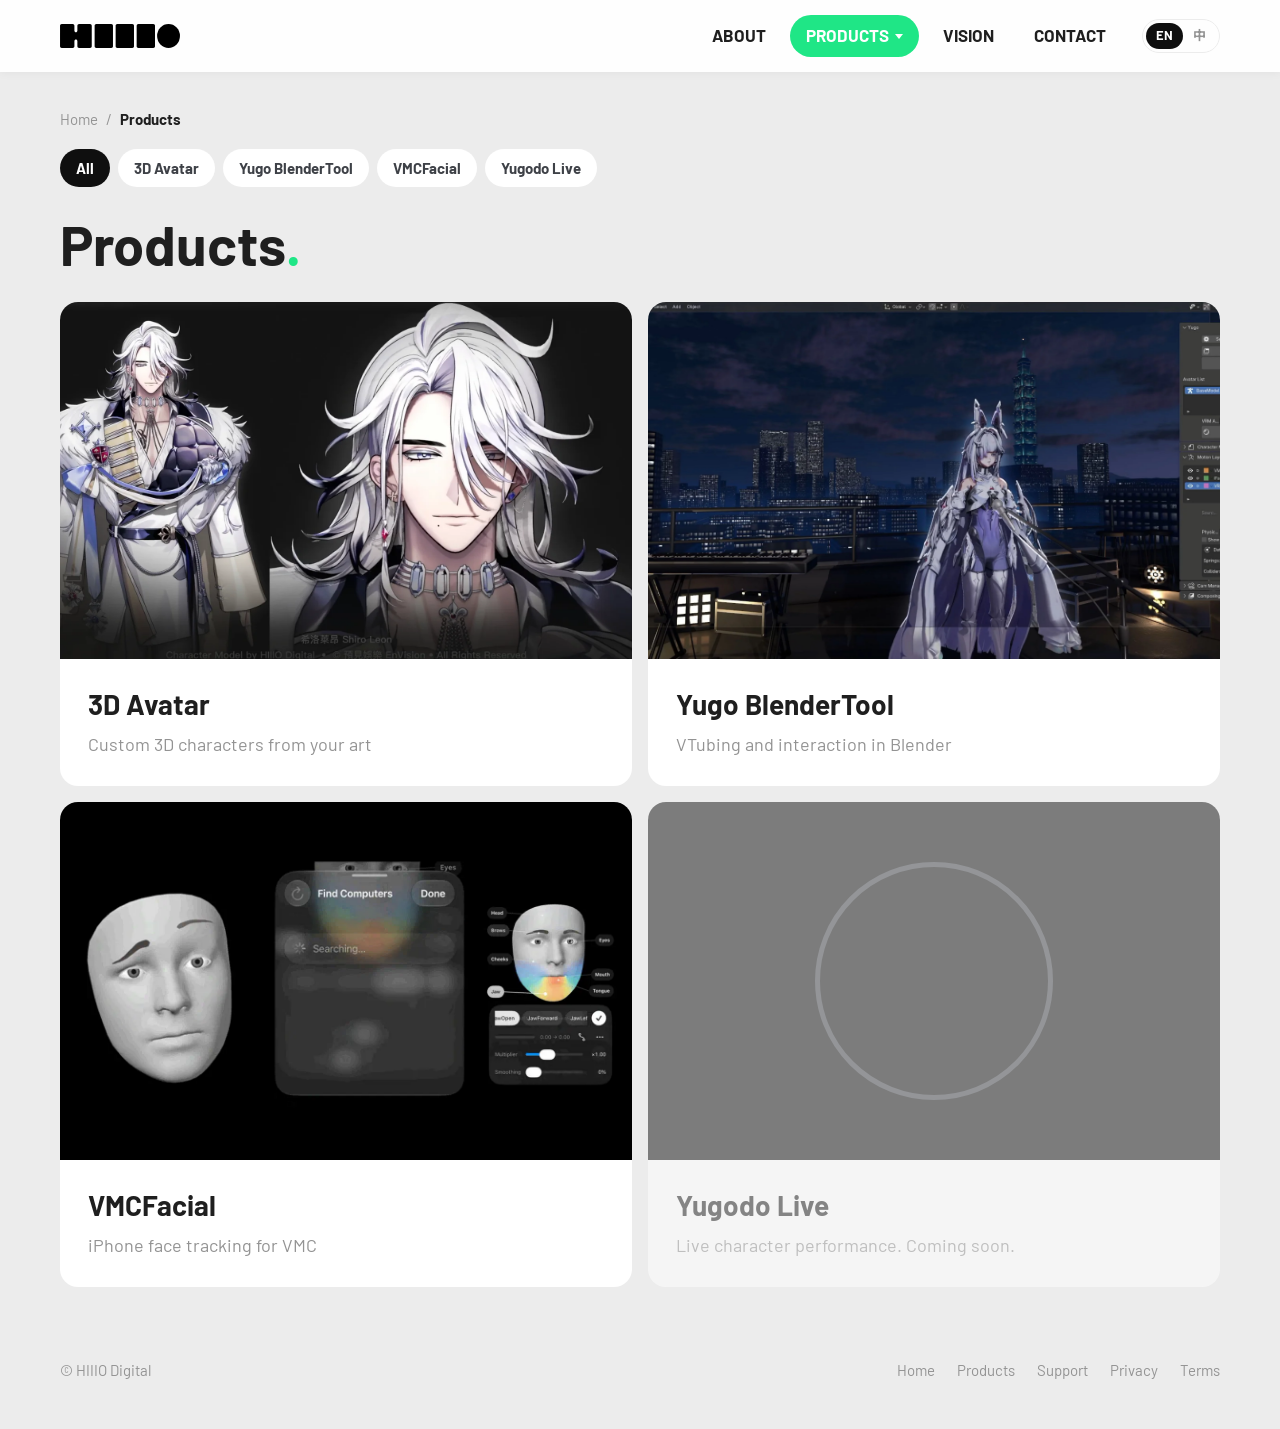
<file: products/index.html>
<!DOCTYPE html>
<html lang="en" data-desc-zh="台灣 HIIIO Digital 合成香料動畫的產品：3D Avatar 客製 3D 角色、Yugo BlenderTool、Yugodo Live 與 VMCFacial。" data-title-en="Products — HIIIO Digital" data-title-zh="產品 — HIIIO Digital 合成香料動畫">
<head>
  <meta charset="utf-8">
  <meta name="viewport" content="width=device-width, initial-scale=1">
  <title>Products — HIIIO Digital</title>
  <meta name="description" content="Products by HIIIO Digital (Taiwan): 3D Avatar, Yugo BlenderTool, Yugodo Live and VMCFacial.">
  <link rel="alternate" hreflang="en" href="https://hiiiodigital.com/products/">
  <link rel="alternate" hreflang="zh-Hant" href="https://hiiiodigital.com/products/?lang=zh">
  <link rel="alternate" hreflang="x-default" href="https://hiiiodigital.com/products/">
  <meta property="og:type" content="website">
  <meta property="og:site_name" content="HIIIO Digital">
  <meta property="og:title" content="Products — HIIIO Digital">
  <meta property="og:description" content="Products by HIIIO Digital (Taiwan): 3D Avatar, Yugo BlenderTool, Yugodo Live and VMCFacial.">
  <meta property="og:image" content="https://hiiiodigital.com/cover.jpg">
  <meta name="twitter:card" content="summary_large_image">
  <link rel="icon" href="/favicon.ico">
  <link rel="apple-touch-icon" sizes="180x180" href="/apple-touch-icon.png">
  <link rel="stylesheet" href="/products/products.css">
  <script src="/products/products.js"></script>
</head>
<body>
  <header class="top">
    <div class="wrap">
      <a class="top__logo" href="/" aria-label="HIIIO Digital home"><img src="/site-pages/hiiio.svg" alt="HIIIO Digital"></a>
      <a class="top__item top__item--page" href="/#process"><span class="en">ABOUT</span><span class="zh">關於我們</span></a>
      <div class="drop">
        <a class="top__item is-current" href="/products/"><span class="en">PRODUCTS</span><span class="zh">產品</span><span class="caret" aria-hidden="true"></span></a>
        <nav class="drop__panel" aria-label="Products">
          <a href="/products/3d-avatar/"><strong>3D Avatar</strong><span><span class="en">Custom 3D characters</span><span class="zh">客製 3D 角色</span></span></a>
          <a href="/products/yugo/"><strong>Yugo BlenderTool</strong><span><span class="en">VTubing in Blender</span><span class="zh">在 Blender 裡 VTubing</span></span></a>
          <a href="/products/vmcfacial/"><strong>VMCFacial</strong><span><span class="en">iPhone face tracking</span><span class="zh">iPhone 臉部追蹤</span></span></a>
          <a href="/products/yugodo-live/"><strong>Yugodo Live</strong><span><span class="en">Coming soon</span><span class="zh">即將推出</span></span></a>
        </nav>
      </div>
      <a class="top__item top__item--page" href="/#vision"><span class="en">VISION</span><span class="zh">願景</span></a>
      <a class="top__item top__item--page" href="/#contact"><span class="en">CONTACT</span><span class="zh">聯絡我們</span></a>
      <div class="lang" role="group" aria-label="Language / 語言">
        <button type="button" data-set-lang="en" lang="en">EN</button>
        <button type="button" data-set-lang="zh" lang="zh-Hant">中</button>
      </div>
    </div>
  </header>
  <main class="wrap">
    <nav class="crumbs" aria-label="Breadcrumb"><a href="/"><span class="en">Home</span><span class="zh">首頁</span></a><span>/</span><span aria-current="page"><span class="en">Products</span><span class="zh">產品</span></span></nav>
    <nav class="tabs" aria-label="Products"><a href="/products/" aria-current="page"><span class="en">All</span><span class="zh">全部</span></a><a href="/products/3d-avatar/">3D Avatar</a><a href="/products/yugo/">Yugo BlenderTool</a><a href="/products/vmcfacial/">VMCFacial</a><a href="/products/yugodo-live/">Yugodo Live</a></nav>
    <div class="panel panel--title"><h1><span class="en">Products<span class="dot">.</span></span><span class="zh">產品<span class="dot">。</span></span></h1></div>
    <div class="cards">
      <a class="card" href="/products/3d-avatar/">
        <div class="media"><img src="/products/img/3d-avatar-card.webp" alt="" loading="lazy"></div>
        <div class="card__body"><h2>3D Avatar</h2><p><span class="en">Custom 3D characters from your art</span><span class="zh">依你的插畫打造 3D 角色</span></p></div>
      </a>
      <a class="card" href="/products/yugo/">
        <div class="media"><img src="/products/img/yugo-blender-scene.webp" alt="" loading="lazy"></div>
        <div class="card__body"><h2>Yugo BlenderTool</h2><p><span class="en">VTubing and interaction in Blender</span><span class="zh">在 Blender 裡 VTubing 與互動</span></p></div>
      </a>
      <a class="card" href="/products/vmcfacial/">
        <div class="media"><img src="/products/img/vmcfacial-card.webp" alt="" loading="lazy"></div>
        <div class="card__body"><h2>VMCFacial</h2><p><span class="en">iPhone face tracking for VMC</span><span class="zh">VMC 的 iPhone 臉部追蹤</span></p></div>
      </a>
      <a class="card card--soon" href="/products/yugodo-live/">
        <div class="media media--empty"></div>
        <div class="card__body"><h2>Yugodo Live</h2><p><span class="en">Live character performance. Coming soon.</span><span class="zh">角色即時演出，即將推出。</span></p></div>
      </a>
    </div>
  </main>

  <footer class="foot">
    <div class="wrap">
      <span>© HIIIO Digital</span>
      <nav aria-label="Site">
        <a href="/"><span class="en">Home</span><span class="zh">首頁</span></a>
        <a href="/products/"><span class="en">Products</span><span class="zh">產品</span></a>
        <a href="/support/"><span class="en">Support</span><span class="zh">客服</span></a>
        <a href="/privacy/"><span class="en">Privacy</span><span class="zh">隱私權</span></a>
        <a href="/terms/"><span class="en">Terms</span><span class="zh">條款</span></a>
      </nav>
    </div>
  </footer>
</body>
</html>
</file>
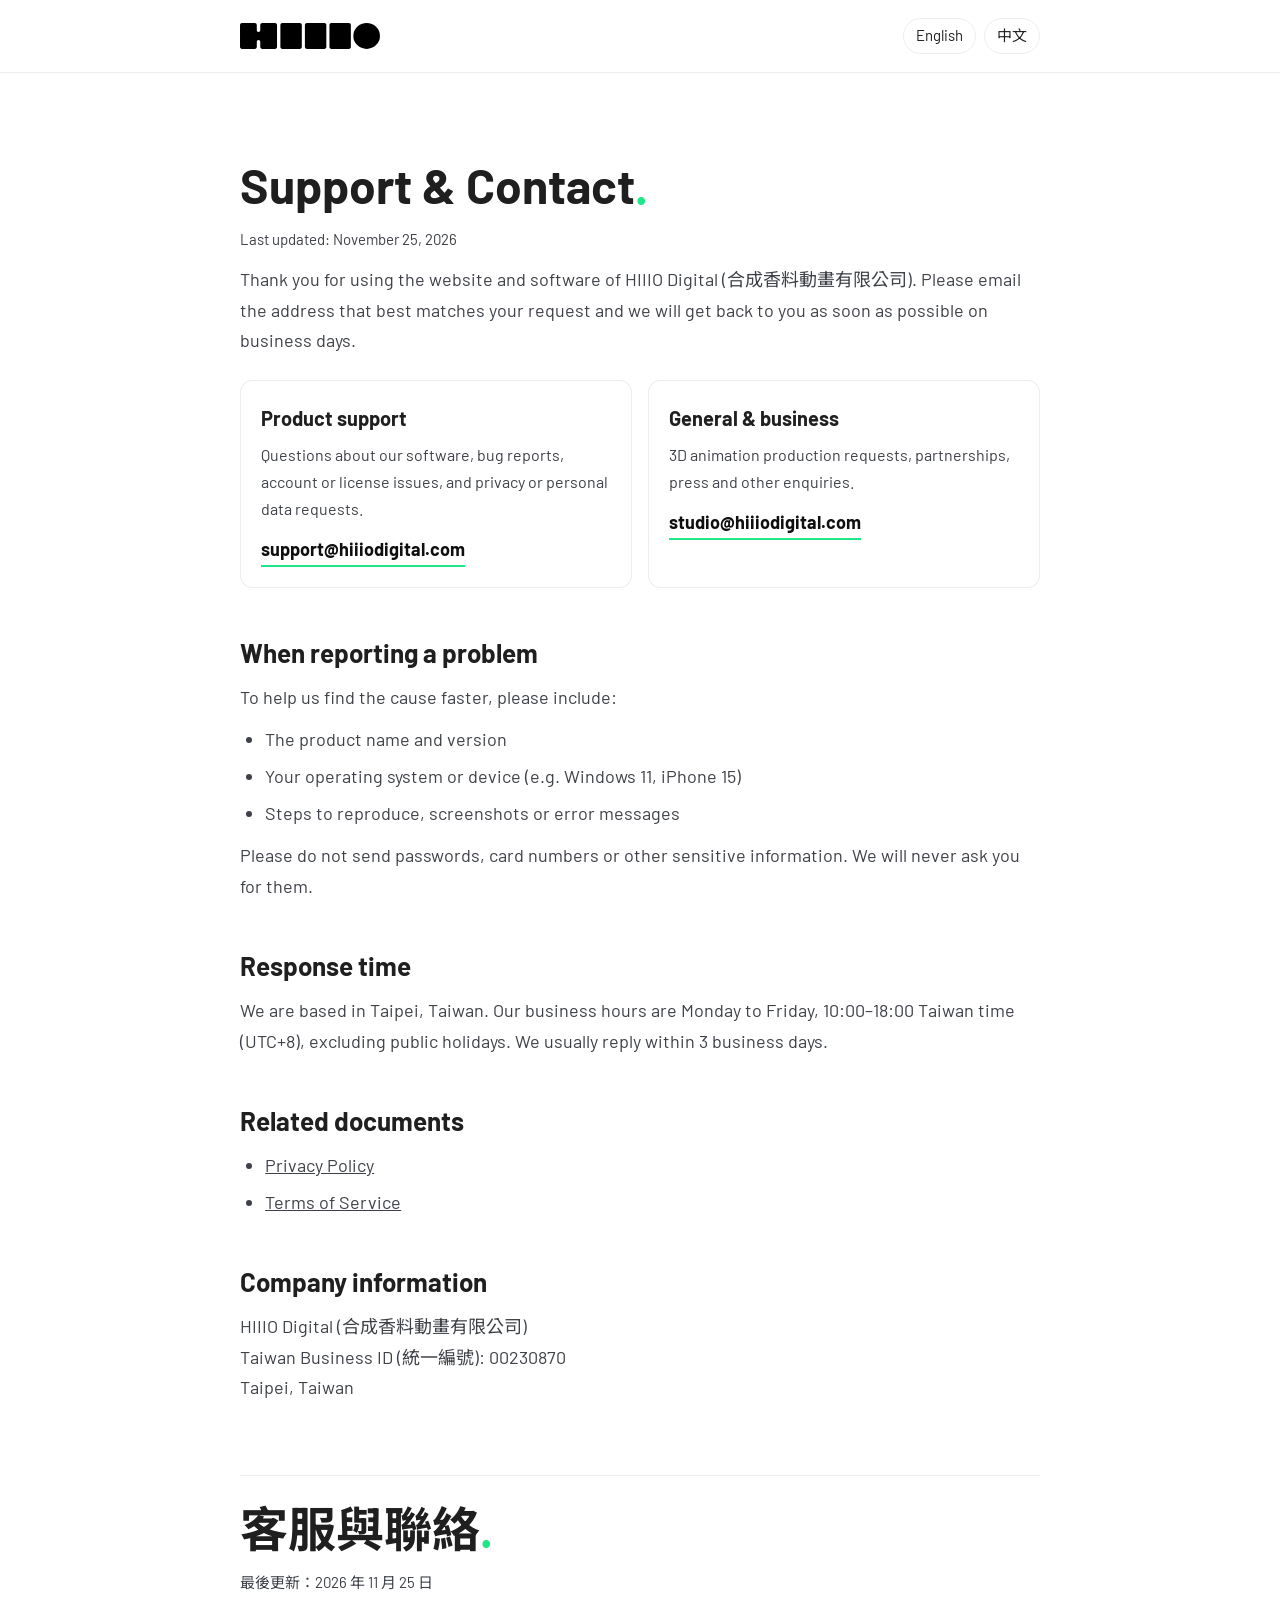
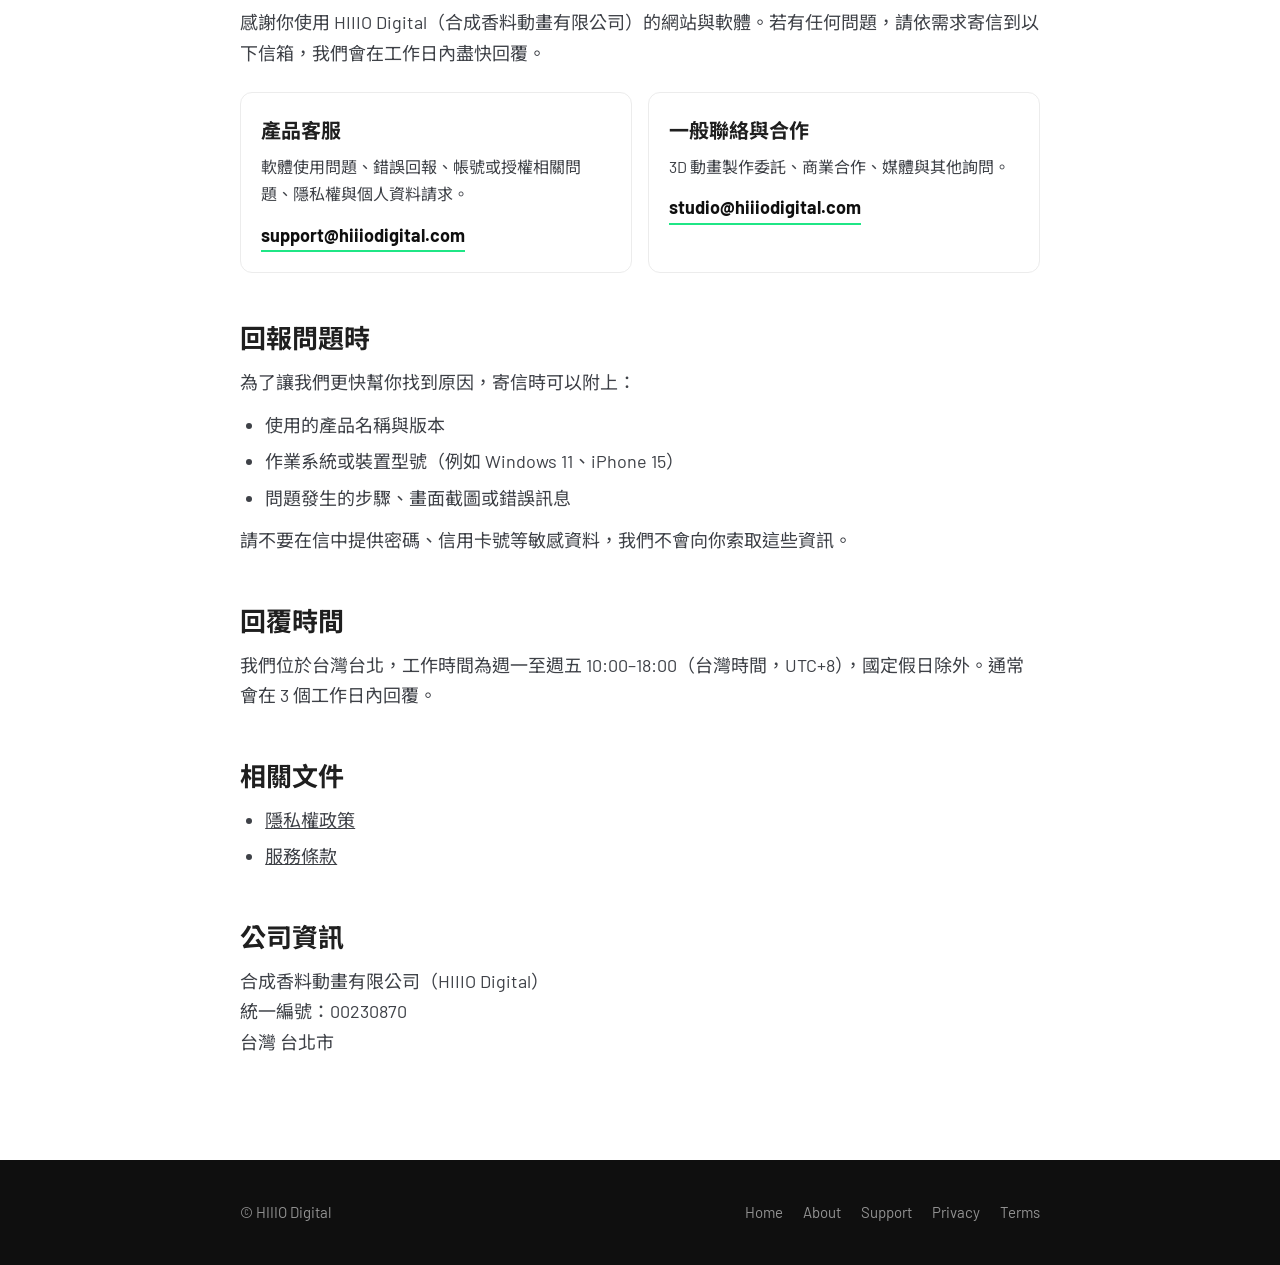
<file: support/index.html>
<!DOCTYPE html>
<html lang="en">
<head>
  <meta charset="utf-8">
  <meta name="viewport" content="width=device-width, initial-scale=1">
  <title>Support — HIIIO Digital</title>
  <meta name="description" content="Support and contact information for HIIIO Digital (合成香料動畫有限公司).">
  <link rel="canonical" href="https://hiiiodigital.com/support/">
  <meta property="og:type" content="website">
  <meta property="og:site_name" content="HIIIO Digital">
  <meta property="og:title" content="Support — HIIIO Digital">
  <meta property="og:description" content="Support and contact information for HIIIO Digital (合成香料動畫有限公司).">
  <meta property="og:image" content="https://hiiiodigital.com/cover.jpg">
  <link rel="icon" href="/favicon.ico">
  <link rel="apple-touch-icon" sizes="180x180" href="/apple-touch-icon.png">
  <link rel="stylesheet" href="/site-pages/style.css">
</head>
<body>
  <header class="site-header">
    <div class="site-header__inner">
      <a class="site-header__logo" href="/" aria-label="HIIIO Digital home"><img src="/site-pages/hiiio.svg" alt="HIIIO Digital"></a>
      <nav class="lang-switch" aria-label="Language">
        <a href="#en" lang="en">English</a>
        <a href="#zh" lang="zh-Hant">中文</a>
      </nav>
    </div>
  </header>

  <main class="page">
    <section id="en" class="lang-block" lang="en">
      <h1>Support &amp; Contact<span class="accent">.</span></h1>
      <p class="meta">Last updated: November 25, 2026</p>

      <p>Thank you for using the website and software of HIIIO Digital (合成香料動畫有限公司). Please email the address that best matches your request and we will get back to you as soon as possible on business days.</p>

      <div class="contact-cards">
        <div class="contact-card">
          <h3>Product support</h3>
          <p>Questions about our software, bug reports, account or license issues, and privacy or personal data requests.</p>
          <a class="mail" href="mailto:support@hiiiodigital.com">support@hiiiodigital.com</a>
        </div>
        <div class="contact-card">
          <h3>General &amp; business</h3>
          <p>3D animation production requests, partnerships, press and other enquiries.</p>
          <a class="mail" href="mailto:studio@hiiiodigital.com">studio@hiiiodigital.com</a>
        </div>
      </div>

      <h2>When reporting a problem</h2>
      <p>To help us find the cause faster, please include:</p>
      <ul>
        <li>The product name and version</li>
        <li>Your operating system or device (e.g. Windows 11, iPhone 15)</li>
        <li>Steps to reproduce, screenshots or error messages</li>
      </ul>
      <p>Please do not send passwords, card numbers or other sensitive information. We will never ask you for them.</p>

      <h2>Response time</h2>
      <p>We are based in Taipei, Taiwan. Our business hours are Monday to Friday, 10:00–18:00 Taiwan time (UTC+8), excluding public holidays. We usually reply within 3 business days.</p>

      <h2>Related documents</h2>
      <ul>
        <li><a href="/privacy/">Privacy Policy</a></li>
        <li><a href="/terms/">Terms of Service</a></li>
      </ul>

      <h2>Company information</h2>
      <p>HIIIO Digital (合成香料動畫有限公司)<br>Taiwan Business ID (統一編號): 00230870<br>Taipei, Taiwan</p>
    </section>

    <section id="zh" class="lang-block" lang="zh-Hant">
      <h1>客服與聯絡<span class="accent">.</span></h1>
      <p class="meta">最後更新：2026 年 11 月 25 日</p>

      <p>感謝你使用 HIIIO Digital（合成香料動畫有限公司）的網站與軟體。若有任何問題，請依需求寄信到以下信箱，我們會在工作日內盡快回覆。</p>

      <div class="contact-cards">
        <div class="contact-card">
          <h3>產品客服</h3>
          <p>軟體使用問題、錯誤回報、帳號或授權相關問題、隱私權與個人資料請求。</p>
          <a class="mail" href="mailto:support@hiiiodigital.com">support@hiiiodigital.com</a>
        </div>
        <div class="contact-card">
          <h3>一般聯絡與合作</h3>
          <p>3D 動畫製作委託、商業合作、媒體與其他詢問。</p>
          <a class="mail" href="mailto:studio@hiiiodigital.com">studio@hiiiodigital.com</a>
        </div>
      </div>

      <h2>回報問題時</h2>
      <p>為了讓我們更快幫你找到原因，寄信時可以附上：</p>
      <ul>
        <li>使用的產品名稱與版本</li>
        <li>作業系統或裝置型號（例如 Windows 11、iPhone 15）</li>
        <li>問題發生的步驟、畫面截圖或錯誤訊息</li>
      </ul>
      <p>請不要在信中提供密碼、信用卡號等敏感資料，我們不會向你索取這些資訊。</p>

      <h2>回覆時間</h2>
      <p>我們位於台灣台北，工作時間為週一至週五 10:00–18:00（台灣時間，UTC+8），國定假日除外。通常會在 3 個工作日內回覆。</p>

      <h2>相關文件</h2>
      <ul>
        <li><a href="/privacy/">隱私權政策</a></li>
        <li><a href="/terms/">服務條款</a></li>
      </ul>

      <h2>公司資訊</h2>
      <p>合成香料動畫有限公司（HIIIO Digital）<br>統一編號：00230870<br>台灣 台北市</p>
    </section>
  </main>

  <footer class="site-footer">
    <div class="site-footer__inner">
      <span>© HIIIO Digital</span>
      <nav aria-label="Legal">
        <a href="/">Home</a>
        <a href="/about/">About</a>
        <a href="/support/">Support</a>
        <a href="/privacy/">Privacy</a>
        <a href="/terms/">Terms</a>
      </nav>
    </div>
  </footer>
</body>
</html>
</file>
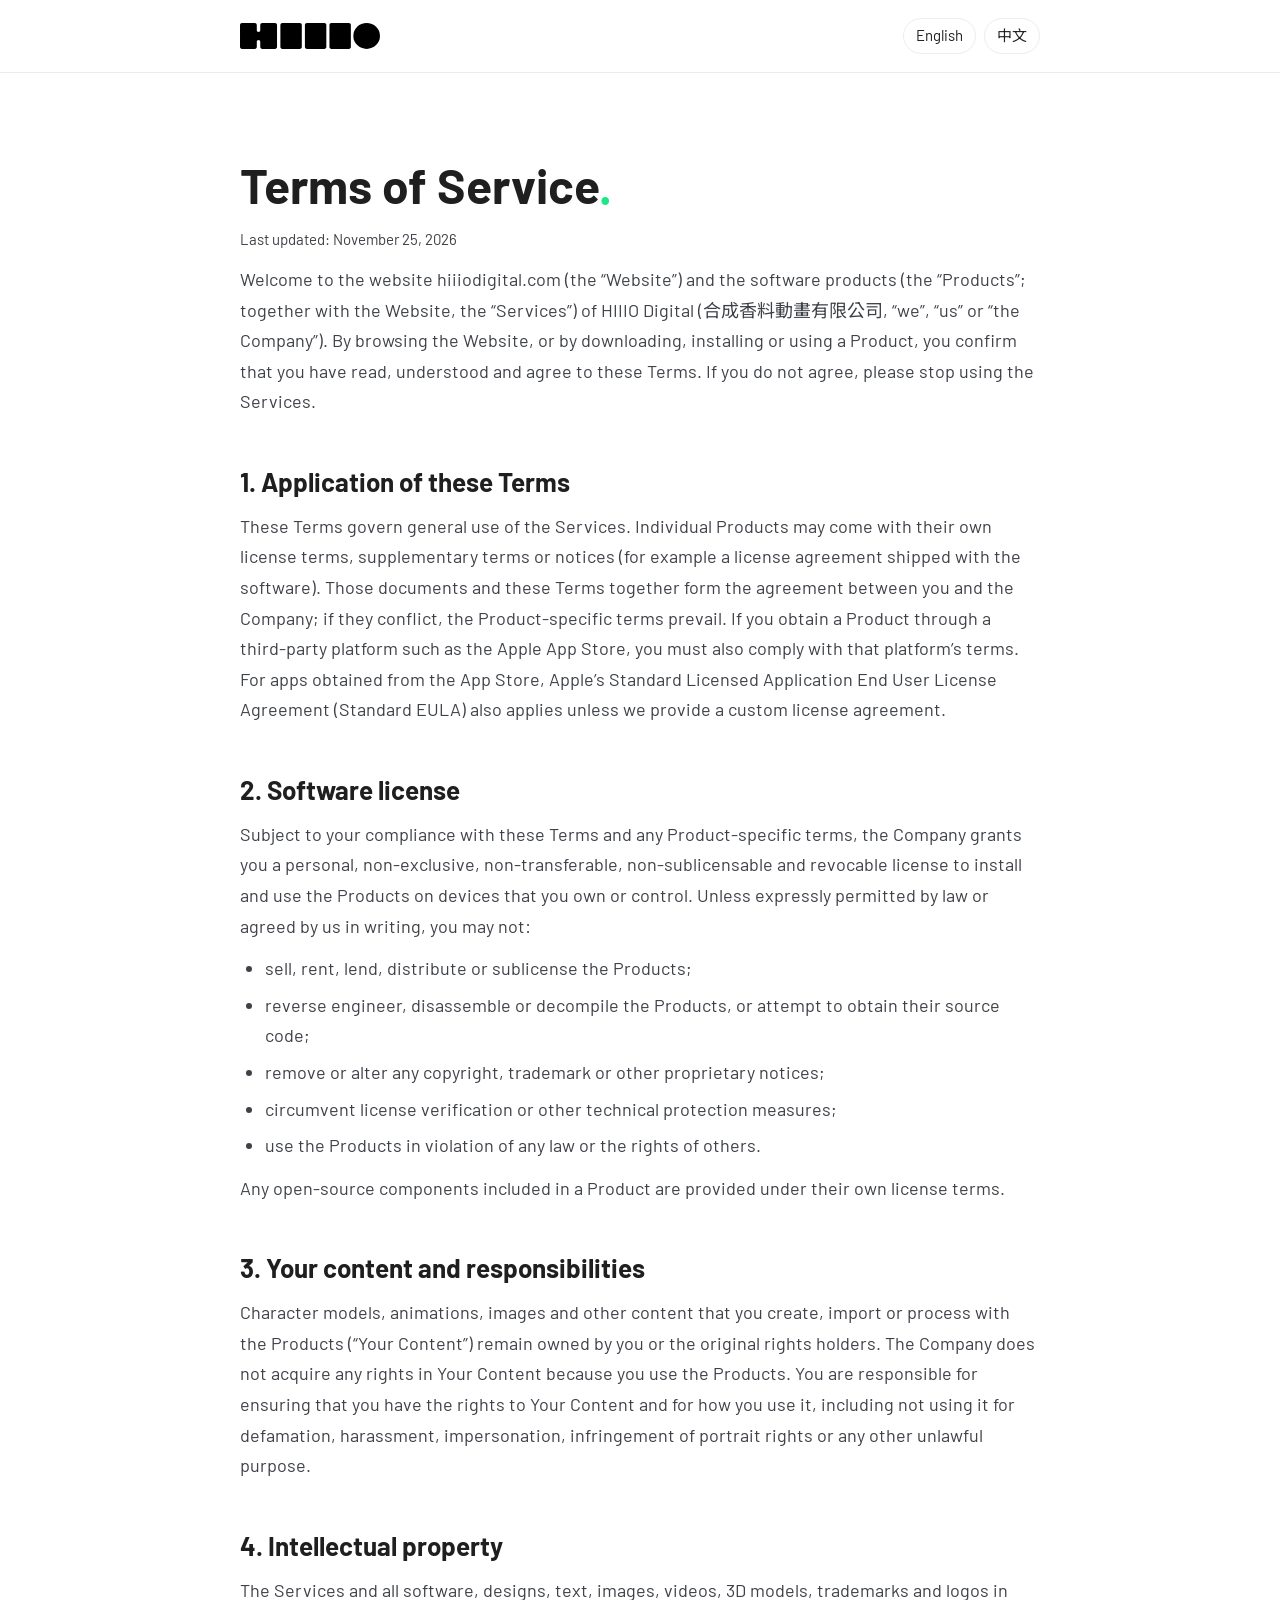
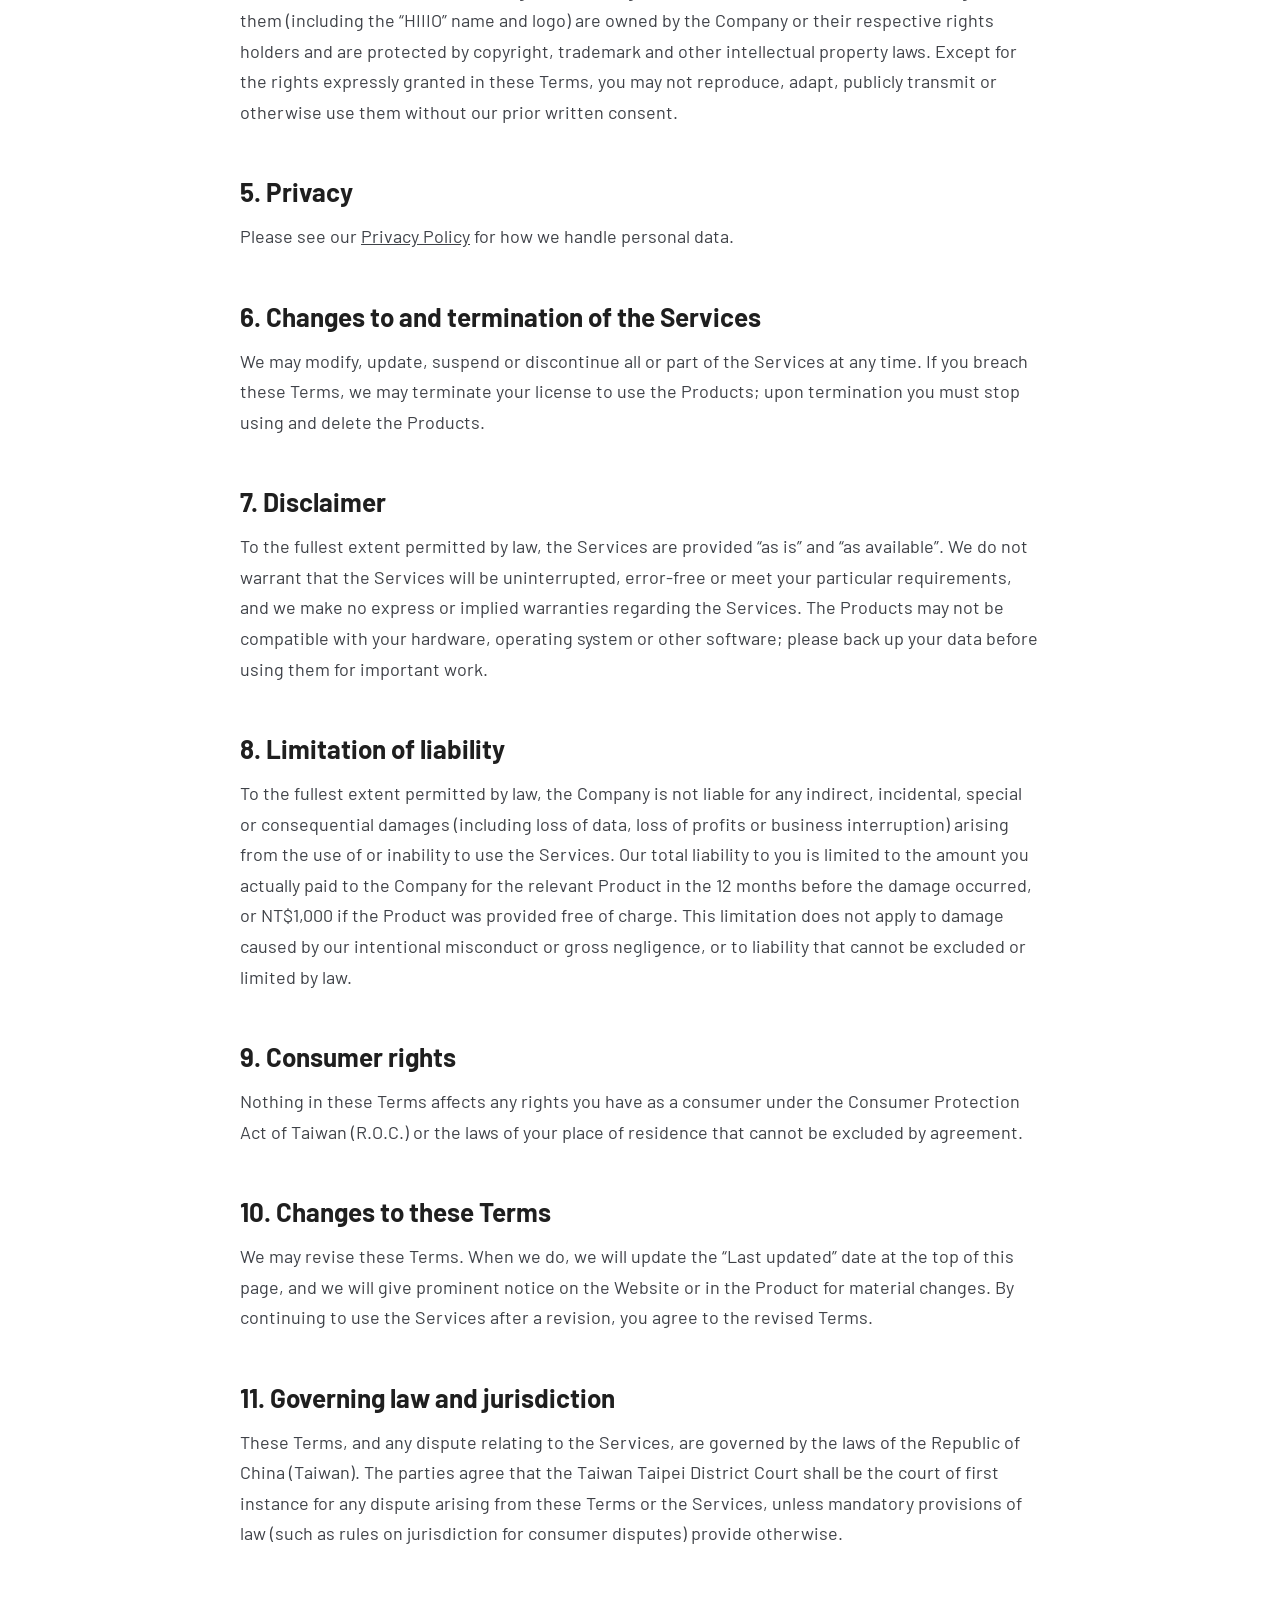
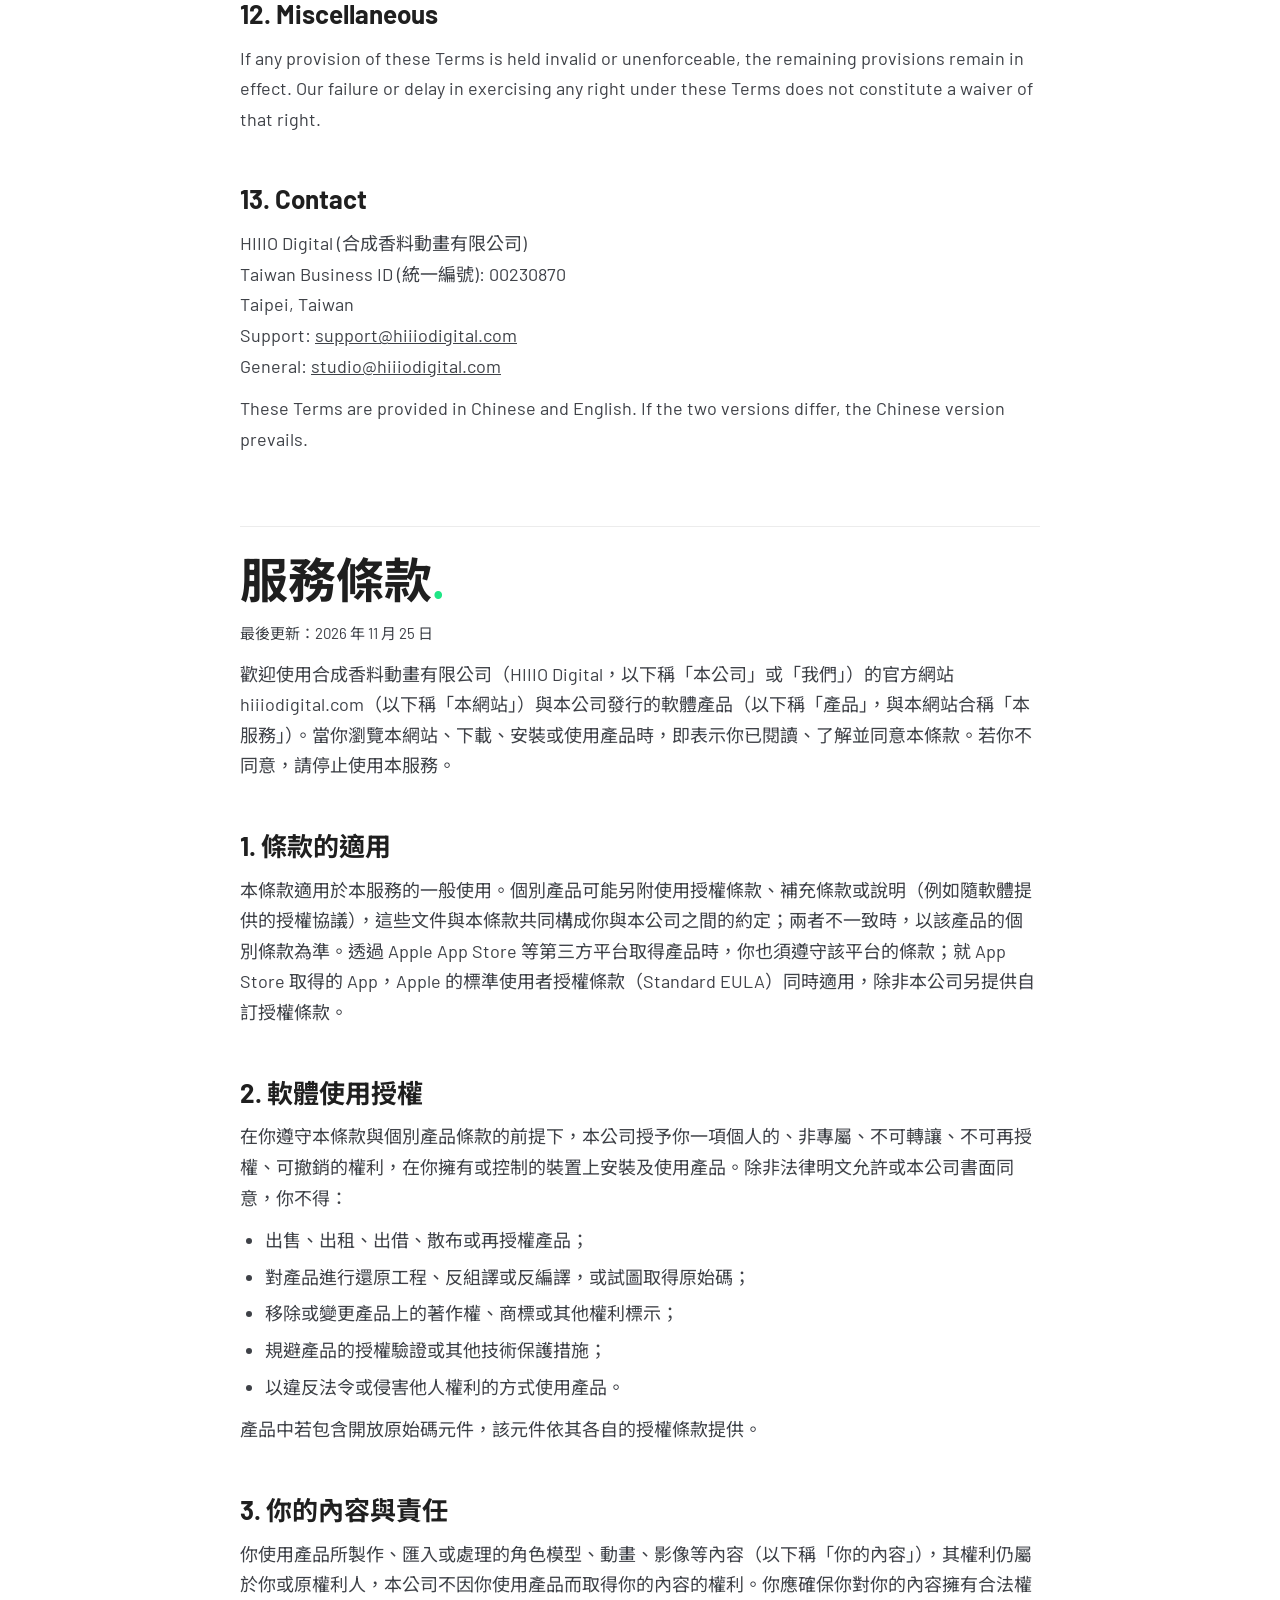
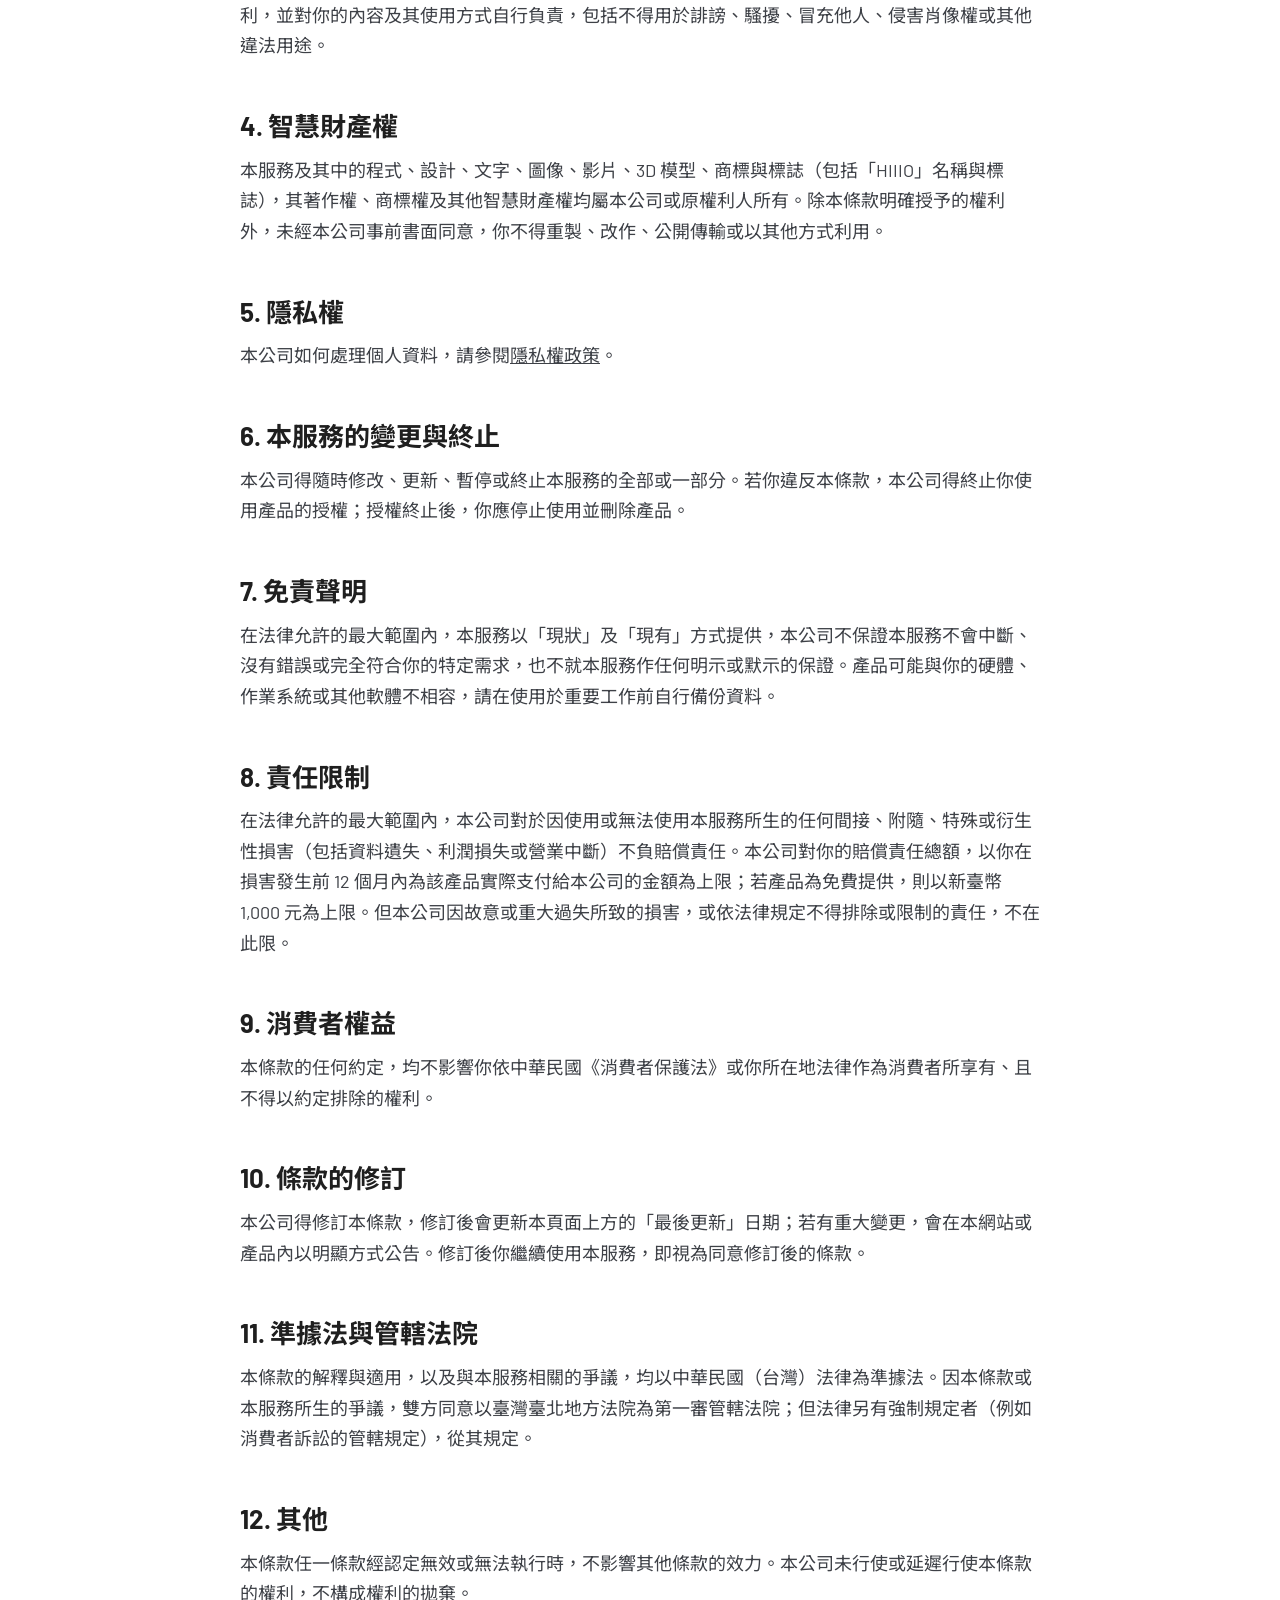
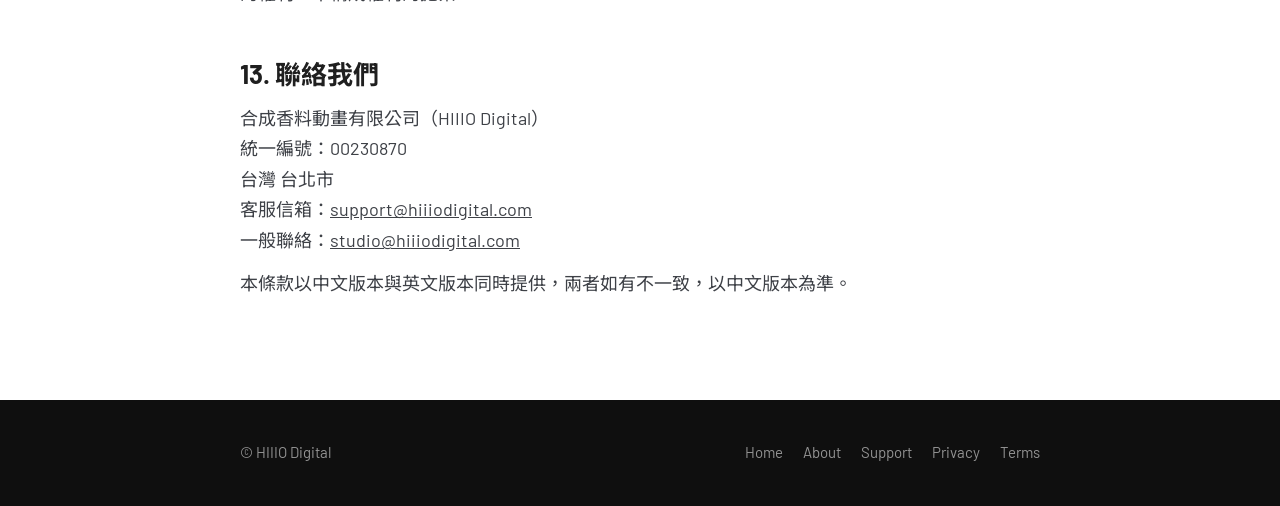
<file: terms/index.html>
<!DOCTYPE html>
<html lang="en">
<head>
  <meta charset="utf-8">
  <meta name="viewport" content="width=device-width, initial-scale=1">
  <title>Terms of Service — HIIIO Digital</title>
  <meta name="description" content="Terms of Service of HIIIO Digital (合成香料動畫有限公司).">
  <link rel="canonical" href="https://hiiiodigital.com/terms/">
  <meta property="og:type" content="website">
  <meta property="og:site_name" content="HIIIO Digital">
  <meta property="og:title" content="Terms of Service — HIIIO Digital">
  <meta property="og:description" content="Terms of Service of HIIIO Digital (合成香料動畫有限公司).">
  <meta property="og:image" content="https://hiiiodigital.com/cover.jpg">
  <link rel="icon" href="/favicon.ico">
  <link rel="apple-touch-icon" sizes="180x180" href="/apple-touch-icon.png">
  <link rel="stylesheet" href="/site-pages/style.css">
</head>
<body>
  <header class="site-header">
    <div class="site-header__inner">
      <a class="site-header__logo" href="/" aria-label="HIIIO Digital home"><img src="/site-pages/hiiio.svg" alt="HIIIO Digital"></a>
      <nav class="lang-switch" aria-label="Language">
        <a href="#en" lang="en">English</a>
        <a href="#zh" lang="zh-Hant">中文</a>
      </nav>
    </div>
  </header>

  <main class="page">
    <!-- ===================== English ===================== -->
    <section id="en" class="lang-block" lang="en">
      <h1>Terms of Service<span class="accent">.</span></h1>
      <p class="meta">Last updated: November 25, 2026</p>

      <p>Welcome to the website hiiiodigital.com (the “Website”) and the software products (the “Products”; together with the Website, the “Services”) of HIIIO Digital (合成香料動畫有限公司, “we”, “us” or “the Company”). By browsing the Website, or by downloading, installing or using a Product, you confirm that you have read, understood and agree to these Terms. If you do not agree, please stop using the Services.</p>

      <h2>1. Application of these Terms</h2>
      <p>These Terms govern general use of the Services. Individual Products may come with their own license terms, supplementary terms or notices (for example a license agreement shipped with the software). Those documents and these Terms together form the agreement between you and the Company; if they conflict, the Product-specific terms prevail. If you obtain a Product through a third-party platform such as the Apple App Store, you must also comply with that platform’s terms. For apps obtained from the App Store, Apple’s Standard Licensed Application End User License Agreement (Standard EULA) also applies unless we provide a custom license agreement.</p>

      <h2>2. Software license</h2>
      <p>Subject to your compliance with these Terms and any Product-specific terms, the Company grants you a personal, non-exclusive, non-transferable, non-sublicensable and revocable license to install and use the Products on devices that you own or control. Unless expressly permitted by law or agreed by us in writing, you may not:</p>
      <ul>
        <li>sell, rent, lend, distribute or sublicense the Products;</li>
        <li>reverse engineer, disassemble or decompile the Products, or attempt to obtain their source code;</li>
        <li>remove or alter any copyright, trademark or other proprietary notices;</li>
        <li>circumvent license verification or other technical protection measures;</li>
        <li>use the Products in violation of any law or the rights of others.</li>
      </ul>
      <p>Any open-source components included in a Product are provided under their own license terms.</p>

      <h2>3. Your content and responsibilities</h2>
      <p>Character models, animations, images and other content that you create, import or process with the Products (“Your Content”) remain owned by you or the original rights holders. The Company does not acquire any rights in Your Content because you use the Products. You are responsible for ensuring that you have the rights to Your Content and for how you use it, including not using it for defamation, harassment, impersonation, infringement of portrait rights or any other unlawful purpose.</p>

      <h2>4. Intellectual property</h2>
      <p>The Services and all software, designs, text, images, videos, 3D models, trademarks and logos in them (including the “HIIIO” name and logo) are owned by the Company or their respective rights holders and are protected by copyright, trademark and other intellectual property laws. Except for the rights expressly granted in these Terms, you may not reproduce, adapt, publicly transmit or otherwise use them without our prior written consent.</p>

      <h2>5. Privacy</h2>
      <p>Please see our <a href="/privacy/">Privacy Policy</a> for how we handle personal data.</p>

      <h2>6. Changes to and termination of the Services</h2>
      <p>We may modify, update, suspend or discontinue all or part of the Services at any time. If you breach these Terms, we may terminate your license to use the Products; upon termination you must stop using and delete the Products.</p>

      <h2>7. Disclaimer</h2>
      <p>To the fullest extent permitted by law, the Services are provided “as is” and “as available”. We do not warrant that the Services will be uninterrupted, error-free or meet your particular requirements, and we make no express or implied warranties regarding the Services. The Products may not be compatible with your hardware, operating system or other software; please back up your data before using them for important work.</p>

      <h2>8. Limitation of liability</h2>
      <p>To the fullest extent permitted by law, the Company is not liable for any indirect, incidental, special or consequential damages (including loss of data, loss of profits or business interruption) arising from the use of or inability to use the Services. Our total liability to you is limited to the amount you actually paid to the Company for the relevant Product in the 12 months before the damage occurred, or NT$1,000 if the Product was provided free of charge. This limitation does not apply to damage caused by our intentional misconduct or gross negligence, or to liability that cannot be excluded or limited by law.</p>

      <h2>9. Consumer rights</h2>
      <p>Nothing in these Terms affects any rights you have as a consumer under the Consumer Protection Act of Taiwan (R.O.C.) or the laws of your place of residence that cannot be excluded by agreement.</p>

      <h2>10. Changes to these Terms</h2>
      <p>We may revise these Terms. When we do, we will update the “Last updated” date at the top of this page, and we will give prominent notice on the Website or in the Product for material changes. By continuing to use the Services after a revision, you agree to the revised Terms.</p>

      <h2>11. Governing law and jurisdiction</h2>
      <p>These Terms, and any dispute relating to the Services, are governed by the laws of the Republic of China (Taiwan). The parties agree that the Taiwan Taipei District Court shall be the court of first instance for any dispute arising from these Terms or the Services, unless mandatory provisions of law (such as rules on jurisdiction for consumer disputes) provide otherwise.</p>

      <h2>12. Miscellaneous</h2>
      <p>If any provision of these Terms is held invalid or unenforceable, the remaining provisions remain in effect. Our failure or delay in exercising any right under these Terms does not constitute a waiver of that right.</p>

      <h2>13. Contact</h2>
      <p>HIIIO Digital (合成香料動畫有限公司)<br>Taiwan Business ID (統一編號): 00230870<br>Taipei, Taiwan<br>Support: <a href="mailto:support@hiiiodigital.com">support@hiiiodigital.com</a><br>General: <a href="mailto:studio@hiiiodigital.com">studio@hiiiodigital.com</a></p>
      <p>These Terms are provided in Chinese and English. If the two versions differ, the Chinese version prevails.</p>
    </section>

    <!-- ===================== 中文 ===================== -->
    <section id="zh" class="lang-block" lang="zh-Hant">
      <h1>服務條款<span class="accent">.</span></h1>
      <p class="meta">最後更新：2026 年 11 月 25 日</p>

      <p>歡迎使用合成香料動畫有限公司（HIIIO Digital，以下稱「本公司」或「我們」）的官方網站 hiiiodigital.com（以下稱「本網站」）與本公司發行的軟體產品（以下稱「產品」，與本網站合稱「本服務」）。當你瀏覽本網站、下載、安裝或使用產品時，即表示你已閱讀、了解並同意本條款。若你不同意，請停止使用本服務。</p>

      <h2>1. 條款的適用</h2>
      <p>本條款適用於本服務的一般使用。個別產品可能另附使用授權條款、補充條款或說明（例如隨軟體提供的授權協議），這些文件與本條款共同構成你與本公司之間的約定；兩者不一致時，以該產品的個別條款為準。透過 Apple App Store 等第三方平台取得產品時，你也須遵守該平台的條款；就 App Store 取得的 App，Apple 的標準使用者授權條款（Standard EULA）同時適用，除非本公司另提供自訂授權條款。</p>

      <h2>2. 軟體使用授權</h2>
      <p>在你遵守本條款與個別產品條款的前提下，本公司授予你一項個人的、非專屬、不可轉讓、不可再授權、可撤銷的權利，在你擁有或控制的裝置上安裝及使用產品。除非法律明文允許或本公司書面同意，你不得：</p>
      <ul>
        <li>出售、出租、出借、散布或再授權產品；</li>
        <li>對產品進行還原工程、反組譯或反編譯，或試圖取得原始碼；</li>
        <li>移除或變更產品上的著作權、商標或其他權利標示；</li>
        <li>規避產品的授權驗證或其他技術保護措施；</li>
        <li>以違反法令或侵害他人權利的方式使用產品。</li>
      </ul>
      <p>產品中若包含開放原始碼元件，該元件依其各自的授權條款提供。</p>

      <h2>3. 你的內容與責任</h2>
      <p>你使用產品所製作、匯入或處理的角色模型、動畫、影像等內容（以下稱「你的內容」），其權利仍屬於你或原權利人，本公司不因你使用產品而取得你的內容的權利。你應確保你對你的內容擁有合法權利，並對你的內容及其使用方式自行負責，包括不得用於誹謗、騷擾、冒充他人、侵害肖像權或其他違法用途。</p>

      <h2>4. 智慧財產權</h2>
      <p>本服務及其中的程式、設計、文字、圖像、影片、3D 模型、商標與標誌（包括「HIIIO」名稱與標誌），其著作權、商標權及其他智慧財產權均屬本公司或原權利人所有。除本條款明確授予的權利外，未經本公司事前書面同意，你不得重製、改作、公開傳輸或以其他方式利用。</p>

      <h2>5. 隱私權</h2>
      <p>本公司如何處理個人資料，請參閱<a href="/privacy/">隱私權政策</a>。</p>

      <h2>6. 本服務的變更與終止</h2>
      <p>本公司得隨時修改、更新、暫停或終止本服務的全部或一部分。若你違反本條款，本公司得終止你使用產品的授權；授權終止後，你應停止使用並刪除產品。</p>

      <h2>7. 免責聲明</h2>
      <p>在法律允許的最大範圍內，本服務以「現狀」及「現有」方式提供，本公司不保證本服務不會中斷、沒有錯誤或完全符合你的特定需求，也不就本服務作任何明示或默示的保證。產品可能與你的硬體、作業系統或其他軟體不相容，請在使用於重要工作前自行備份資料。</p>

      <h2>8. 責任限制</h2>
      <p>在法律允許的最大範圍內，本公司對於因使用或無法使用本服務所生的任何間接、附隨、特殊或衍生性損害（包括資料遺失、利潤損失或營業中斷）不負賠償責任。本公司對你的賠償責任總額，以你在損害發生前 12 個月內為該產品實際支付給本公司的金額為上限；若產品為免費提供，則以新臺幣 1,000 元為上限。但本公司因故意或重大過失所致的損害，或依法律規定不得排除或限制的責任，不在此限。</p>

      <h2>9. 消費者權益</h2>
      <p>本條款的任何約定，均不影響你依中華民國《消費者保護法》或你所在地法律作為消費者所享有、且不得以約定排除的權利。</p>

      <h2>10. 條款的修訂</h2>
      <p>本公司得修訂本條款，修訂後會更新本頁面上方的「最後更新」日期；若有重大變更，會在本網站或產品內以明顯方式公告。修訂後你繼續使用本服務，即視為同意修訂後的條款。</p>

      <h2>11. 準據法與管轄法院</h2>
      <p>本條款的解釋與適用，以及與本服務相關的爭議，均以中華民國（台灣）法律為準據法。因本條款或本服務所生的爭議，雙方同意以臺灣臺北地方法院為第一審管轄法院；但法律另有強制規定者（例如消費者訴訟的管轄規定），從其規定。</p>

      <h2>12. 其他</h2>
      <p>本條款任一條款經認定無效或無法執行時，不影響其他條款的效力。本公司未行使或延遲行使本條款的權利，不構成權利的拋棄。</p>

      <h2>13. 聯絡我們</h2>
      <p>合成香料動畫有限公司（HIIIO Digital）<br>統一編號：00230870<br>台灣 台北市<br>客服信箱：<a href="mailto:support@hiiiodigital.com">support@hiiiodigital.com</a><br>一般聯絡：<a href="mailto:studio@hiiiodigital.com">studio@hiiiodigital.com</a></p>
      <p>本條款以中文版本與英文版本同時提供，兩者如有不一致，以中文版本為準。</p>
    </section>
  </main>

  <footer class="site-footer">
    <div class="site-footer__inner">
      <span>© HIIIO Digital</span>
      <nav aria-label="Legal">
        <a href="/">Home</a>
        <a href="/about/">About</a>
        <a href="/support/">Support</a>
        <a href="/privacy/">Privacy</a>
        <a href="/terms/">Terms</a>
      </nav>
    </div>
  </footer>
</body>
</html>
</file>
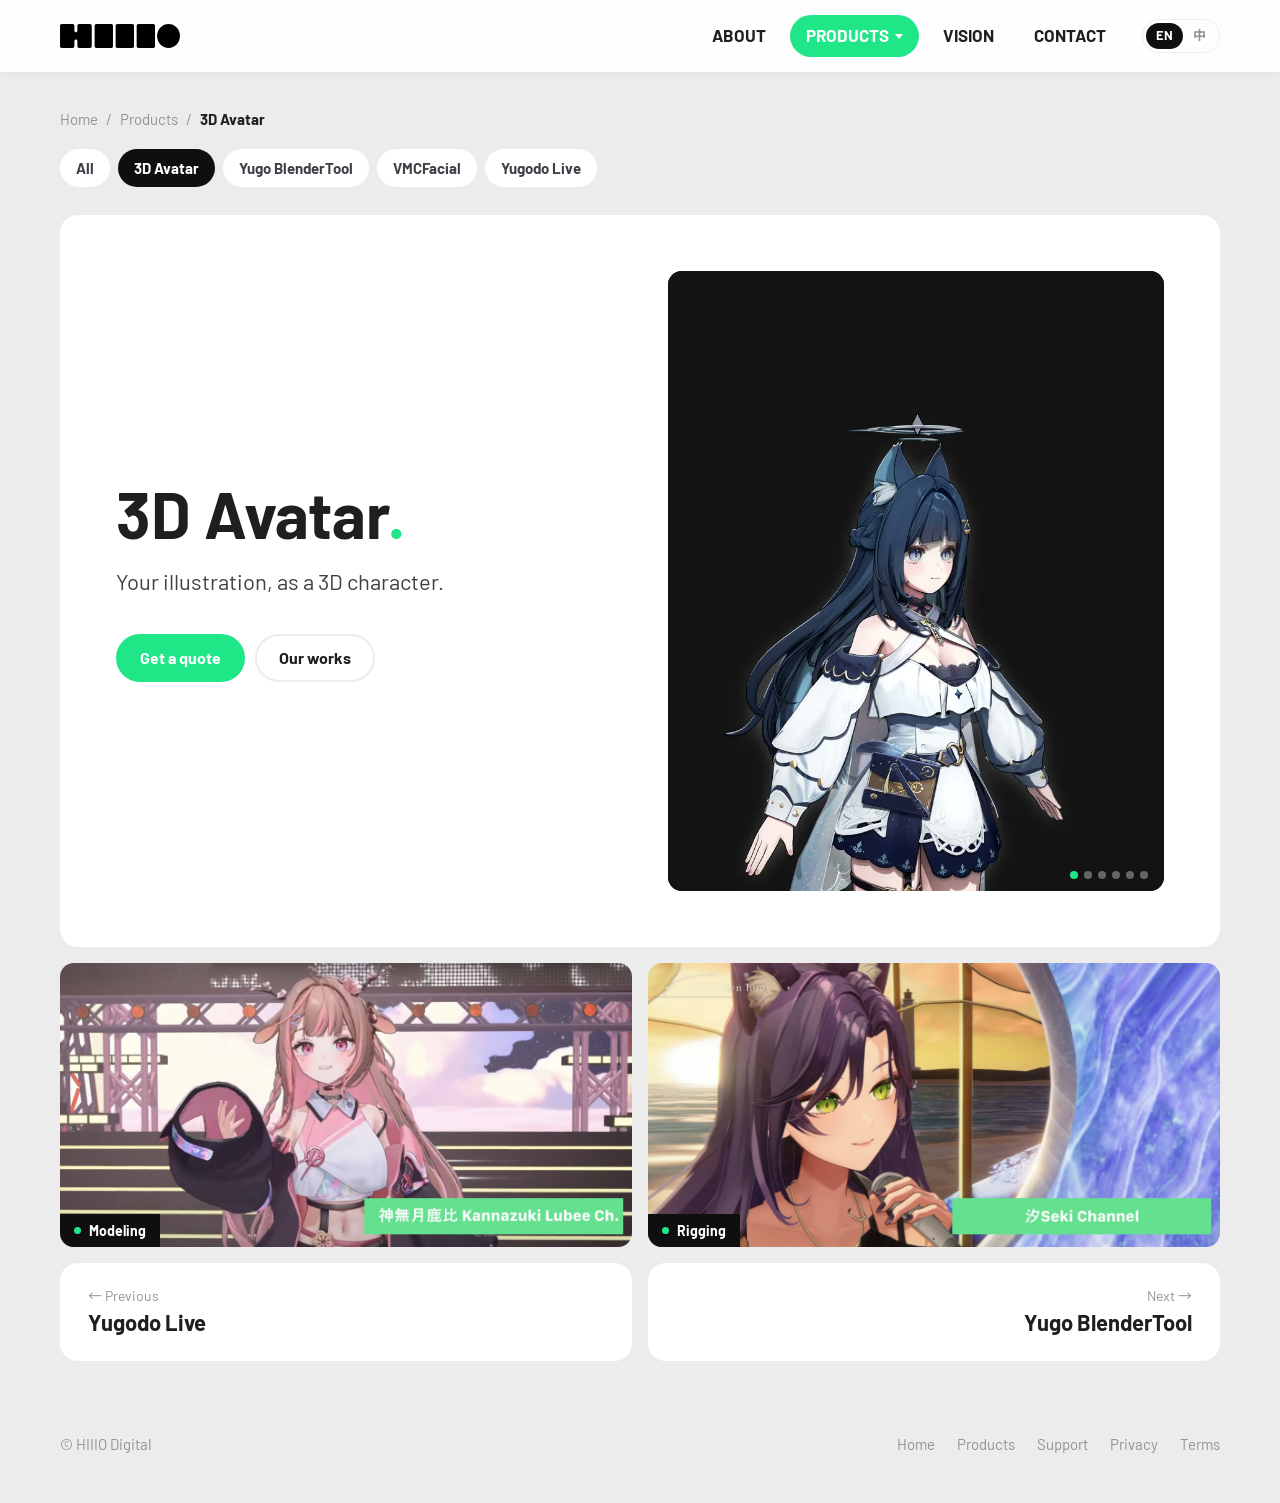
<file: products/3d-avatar/index.html>
<!DOCTYPE html>
<html lang="en" data-desc-zh="台灣 3D 工作室合成香料動畫（HIIIO Digital）客製 3D 角色製作：VTuber 3D 模型、動畫與電視廣告角色，從插畫到建模、貼圖、骨架綁定一手包辦。" data-title-en="3D Avatar — HIIIO Digital" data-title-zh="3D Avatar — HIIIO Digital 合成香料動畫">
<head>
  <meta charset="utf-8">
  <meta name="viewport" content="width=device-width, initial-scale=1">
  <title>3D Avatar — HIIIO Digital</title>
  <meta name="description" content="Custom 3D avatar production by HIIIO Digital, a Taiwan 3D studio, for VTubers, animation and TVCM.">
  <link rel="alternate" hreflang="en" href="https://hiiiodigital.com/products/3d-avatar/">
  <link rel="alternate" hreflang="zh-Hant" href="https://hiiiodigital.com/products/3d-avatar/?lang=zh">
  <link rel="alternate" hreflang="x-default" href="https://hiiiodigital.com/products/3d-avatar/">
  <meta property="og:type" content="website">
  <meta property="og:site_name" content="HIIIO Digital">
  <meta property="og:title" content="3D Avatar — HIIIO Digital">
  <meta property="og:description" content="Custom 3D avatar production by HIIIO Digital, a Taiwan 3D studio, for VTubers, animation and TVCM.">
  <meta property="og:image" content="https://hiiiodigital.com/cover.jpg">
  <meta name="twitter:card" content="summary_large_image">
  <link rel="icon" href="/favicon.ico">
  <link rel="apple-touch-icon" sizes="180x180" href="/apple-touch-icon.png">
  <link rel="stylesheet" href="/products/products.css">
  <script src="/products/products.js"></script>
</head>
<body>
  <header class="top">
    <div class="wrap">
      <a class="top__logo" href="/" aria-label="HIIIO Digital home"><img src="/site-pages/hiiio.svg" alt="HIIIO Digital"></a>
      <a class="top__item top__item--page" href="/#process"><span class="en">ABOUT</span><span class="zh">關於我們</span></a>
      <div class="drop">
        <a class="top__item is-current" href="/products/"><span class="en">PRODUCTS</span><span class="zh">產品</span><span class="caret" aria-hidden="true"></span></a>
        <nav class="drop__panel" aria-label="Products">
          <a href="/products/3d-avatar/" aria-current="page"><strong>3D Avatar</strong><span><span class="en">Custom 3D characters</span><span class="zh">客製 3D 角色</span></span></a>
          <a href="/products/yugo/"><strong>Yugo BlenderTool</strong><span><span class="en">VTubing in Blender</span><span class="zh">在 Blender 裡 VTubing</span></span></a>
          <a href="/products/vmcfacial/"><strong>VMCFacial</strong><span><span class="en">iPhone face tracking</span><span class="zh">iPhone 臉部追蹤</span></span></a>
          <a href="/products/yugodo-live/"><strong>Yugodo Live</strong><span><span class="en">Coming soon</span><span class="zh">即將推出</span></span></a>
        </nav>
      </div>
      <a class="top__item top__item--page" href="/#vision"><span class="en">VISION</span><span class="zh">願景</span></a>
      <a class="top__item top__item--page" href="/#contact"><span class="en">CONTACT</span><span class="zh">聯絡我們</span></a>
      <div class="lang" role="group" aria-label="Language / 語言">
        <button type="button" data-set-lang="en" lang="en">EN</button>
        <button type="button" data-set-lang="zh" lang="zh-Hant">中</button>
      </div>
    </div>
  </header>
  <main class="wrap">
    <nav class="crumbs" aria-label="Breadcrumb"><a href="/"><span class="en">Home</span><span class="zh">首頁</span></a><span>/</span><a href="/products/"><span class="en">Products</span><span class="zh">產品</span></a><span>/</span><span aria-current="page">3D Avatar</span></nav>
    <nav class="tabs" aria-label="Products"><a href="/products/"><span class="en">All</span><span class="zh">全部</span></a><a href="/products/3d-avatar/" aria-current="page">3D Avatar</a><a href="/products/yugo/">Yugo BlenderTool</a><a href="/products/vmcfacial/">VMCFacial</a><a href="/products/yugodo-live/">Yugodo Live</a></nav>
    <section class="panel">
      <div>
        <h1>3D Avatar<span class="dot">.</span></h1>
        <p class="tagline"><span class="en">Your illustration, as a 3D character.</span><span class="zh">把你的插畫，變成 3D 角色。</span></p>
        <div class="actions">
          <a class="btn" href="mailto:studio@hiiiodigital.com"><span class="en">Get a quote</span><span class="zh">洽詢報價</span></a>
          <a class="btn btn--line" href="/#projects"><span class="en">Our works</span><span class="zh">作品集</span></a>
        </div>
      </div>
      <div class="media media--reel" data-reel="/products/video/avatar-1.mp4 /products/video/avatar-2.mp4 /products/video/avatar-3.mp4 /products/video/avatar-4.mp4 /products/video/avatar-5.mp4 /products/video/avatar-6.mp4">
        <video class="reel__v is-on" src="/products/video/avatar-1.mp4" poster="/products/video/avatar-1.jpg" muted playsinline preload="auto" aria-label="3D characters made by HIIIO, turning around"></video>
        <video class="reel__v" muted playsinline preload="none" aria-hidden="true"></video>
        <div class="reel__dots" aria-hidden="true"></div>
      </div>
    </section>
    <div class="gallery gallery--wide">
      <div class="media"><img src="/products/img/Project_1.jpg" alt="" loading="lazy"><span class="label"><span class="en">Modeling</span><span class="zh">建模</span></span></div>
      <div class="media"><img src="/products/img/Project_3.jpg" alt="" loading="lazy"><span class="label"><span class="en">Rigging</span><span class="zh">綁定</span></span></div>
    </div>
    <nav class="pager" aria-label="More products">
      <a href="/products/yugodo-live/"><small>← <span class="en">Previous</span><span class="zh">上一個</span></small><strong>Yugodo Live</strong></a>
      <a class="next" href="/products/yugo/"><small><span class="en">Next</span><span class="zh">下一個</span> →</small><strong>Yugo BlenderTool</strong></a>
    </nav>
  </main>

  <footer class="foot">
    <div class="wrap">
      <span>© HIIIO Digital</span>
      <nav aria-label="Site">
        <a href="/"><span class="en">Home</span><span class="zh">首頁</span></a>
        <a href="/products/"><span class="en">Products</span><span class="zh">產品</span></a>
        <a href="/support/"><span class="en">Support</span><span class="zh">客服</span></a>
        <a href="/privacy/"><span class="en">Privacy</span><span class="zh">隱私權</span></a>
        <a href="/terms/"><span class="en">Terms</span><span class="zh">條款</span></a>
      </nav>
    </div>
  </footer>
</body>
</html>
</file>
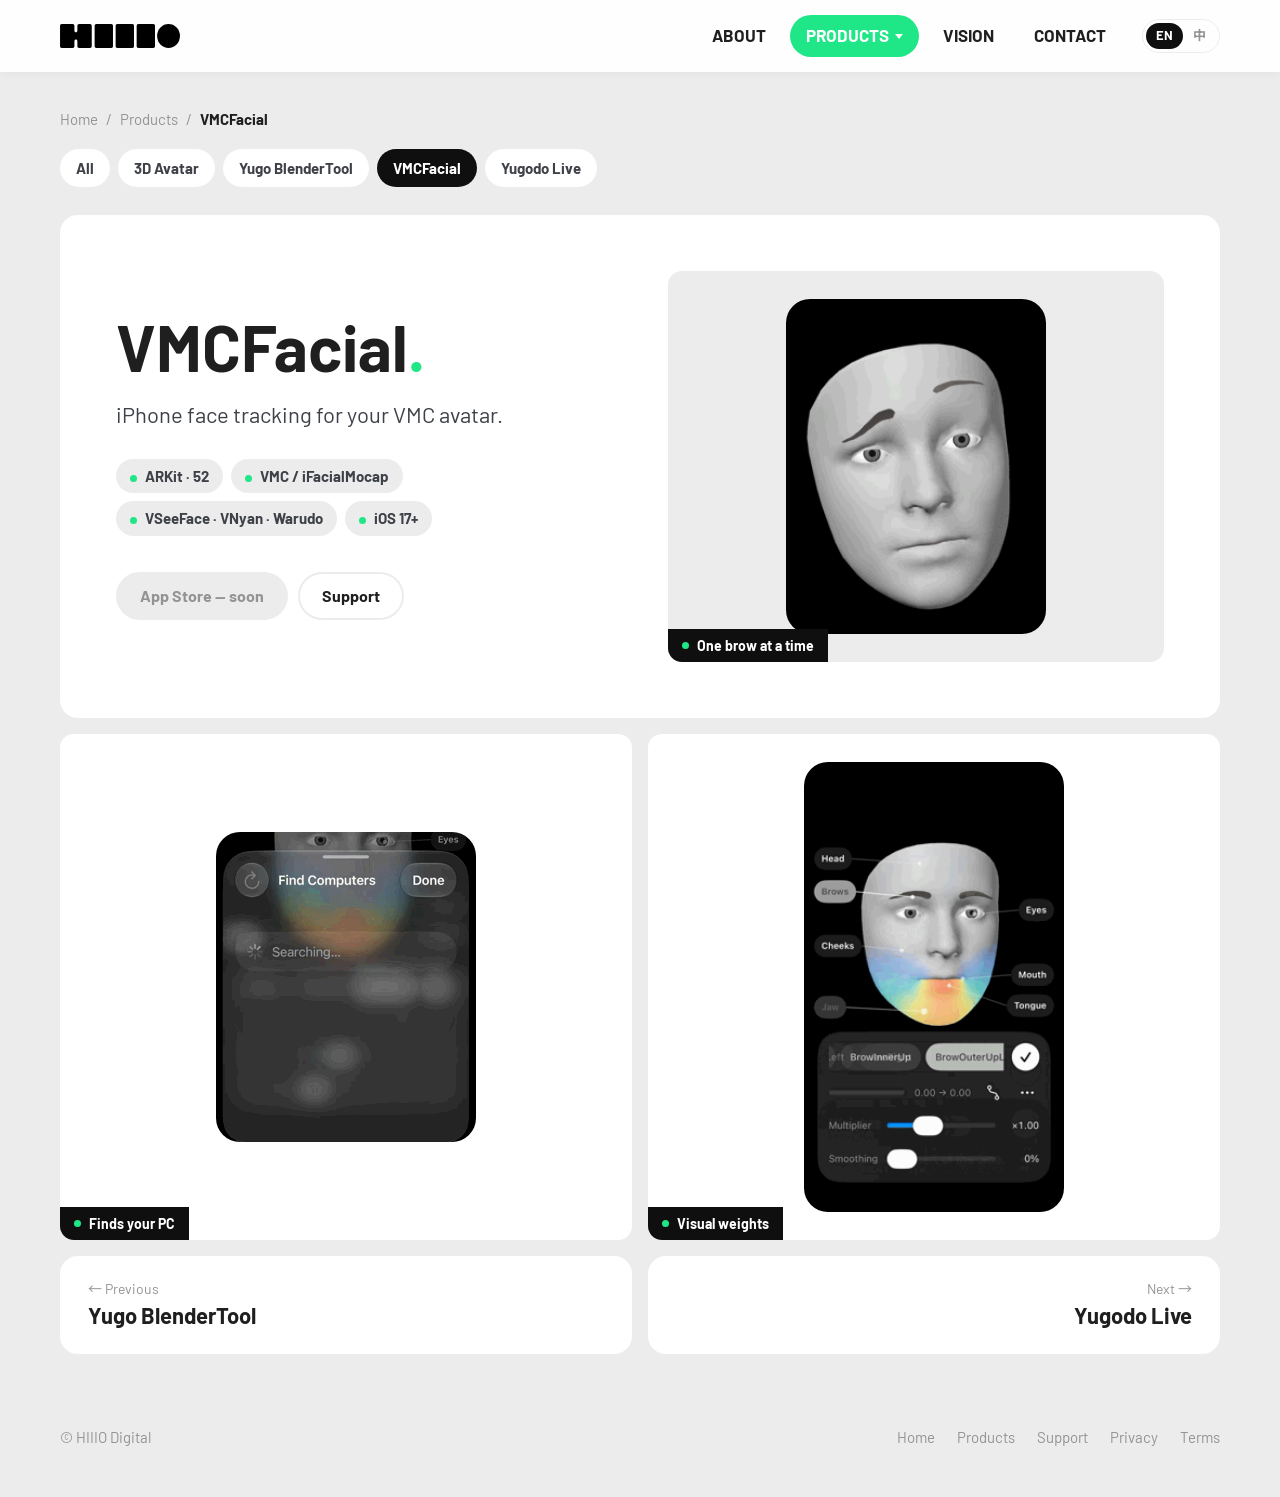
<file: products/vmcfacial/index.html>
<!DOCTYPE html>
<html lang="en" data-desc-zh="VMCFacial：用 iPhone ARKit 臉部追蹤驅動 VMC 虛擬角色，左右眉毛可以分開動。" data-title-en="VMCFacial — HIIIO Digital" data-title-zh="VMCFacial — HIIIO Digital 合成香料動畫">
<head>
  <meta charset="utf-8">
  <meta name="viewport" content="width=device-width, initial-scale=1">
  <title>VMCFacial — HIIIO Digital</title>
  <meta name="description" content="VMCFacial: iPhone ARKit face tracking for VMC avatars, with eyebrows that move one at a time.">
  <link rel="alternate" hreflang="en" href="https://hiiiodigital.com/products/vmcfacial/">
  <link rel="alternate" hreflang="zh-Hant" href="https://hiiiodigital.com/products/vmcfacial/?lang=zh">
  <link rel="alternate" hreflang="x-default" href="https://hiiiodigital.com/products/vmcfacial/">
  <meta property="og:type" content="website">
  <meta property="og:site_name" content="HIIIO Digital">
  <meta property="og:title" content="VMCFacial — HIIIO Digital">
  <meta property="og:description" content="VMCFacial: iPhone ARKit face tracking for VMC avatars, with eyebrows that move one at a time.">
  <meta property="og:image" content="https://hiiiodigital.com/cover.jpg">
  <meta name="twitter:card" content="summary_large_image">
  <link rel="icon" href="/favicon.ico">
  <link rel="apple-touch-icon" sizes="180x180" href="/apple-touch-icon.png">
  <link rel="stylesheet" href="/products/products.css">
  <script src="/products/products.js"></script>
</head>
<body>
  <header class="top">
    <div class="wrap">
      <a class="top__logo" href="/" aria-label="HIIIO Digital home"><img src="/site-pages/hiiio.svg" alt="HIIIO Digital"></a>
      <a class="top__item top__item--page" href="/#process"><span class="en">ABOUT</span><span class="zh">關於我們</span></a>
      <div class="drop">
        <a class="top__item is-current" href="/products/"><span class="en">PRODUCTS</span><span class="zh">產品</span><span class="caret" aria-hidden="true"></span></a>
        <nav class="drop__panel" aria-label="Products">
          <a href="/products/3d-avatar/"><strong>3D Avatar</strong><span><span class="en">Custom 3D characters</span><span class="zh">客製 3D 角色</span></span></a>
          <a href="/products/yugo/"><strong>Yugo BlenderTool</strong><span><span class="en">VTubing in Blender</span><span class="zh">在 Blender 裡 VTubing</span></span></a>
          <a href="/products/vmcfacial/" aria-current="page"><strong>VMCFacial</strong><span><span class="en">iPhone face tracking</span><span class="zh">iPhone 臉部追蹤</span></span></a>
          <a href="/products/yugodo-live/"><strong>Yugodo Live</strong><span><span class="en">Coming soon</span><span class="zh">即將推出</span></span></a>
        </nav>
      </div>
      <a class="top__item top__item--page" href="/#vision"><span class="en">VISION</span><span class="zh">願景</span></a>
      <a class="top__item top__item--page" href="/#contact"><span class="en">CONTACT</span><span class="zh">聯絡我們</span></a>
      <div class="lang" role="group" aria-label="Language / 語言">
        <button type="button" data-set-lang="en" lang="en">EN</button>
        <button type="button" data-set-lang="zh" lang="zh-Hant">中</button>
      </div>
    </div>
  </header>
  <main class="wrap">
    <nav class="crumbs" aria-label="Breadcrumb"><a href="/"><span class="en">Home</span><span class="zh">首頁</span></a><span>/</span><a href="/products/"><span class="en">Products</span><span class="zh">產品</span></a><span>/</span><span aria-current="page">VMCFacial</span></nav>
    <nav class="tabs" aria-label="Products"><a href="/products/"><span class="en">All</span><span class="zh">全部</span></a><a href="/products/3d-avatar/">3D Avatar</a><a href="/products/yugo/">Yugo BlenderTool</a><a href="/products/vmcfacial/" aria-current="page">VMCFacial</a><a href="/products/yugodo-live/">Yugodo Live</a></nav>
    <section class="panel">
      <div>
        <h1>VMCFacial<span class="dot">.</span></h1>
        <p class="tagline"><span class="en">iPhone face tracking for your VMC avatar.</span><span class="zh">用 iPhone 追蹤臉部，驅動你的 VMC 角色。</span></p>
        <ul class="points"><li>ARKit · 52</li><li>VMC / iFacialMocap</li><li>VSeeFace · VNyan · Warudo</li><li>iOS 17+</li></ul>
        <div class="actions">
          <span class="btn btn--off"><span class="en">App Store — soon</span><span class="zh">App Store 準備中</span></span>
          <a class="btn btn--line" href="support.html"><span class="en">Support</span><span class="zh">客服</span></a>
        </div>
      </div>
      <div class="media media--phone"><img src="/products/img/brows.gif" alt="A 3D face raising one eyebrow, then the other"><span class="label"><span class="en">One brow at a time</span><span class="zh">左右眉分開動</span></span></div>
    </section>
    <div class="gallery gallery--wide">
      <div class="media media--phone"><img src="/products/img/connect.gif" alt="" loading="lazy"><span class="label"><span class="en">Finds your PC</span><span class="zh">自動找電腦</span></span></div>
      <div class="media media--phone"><img src="/products/img/weights.gif" alt="" loading="lazy"><span class="label"><span class="en">Visual weights</span><span class="zh">看得見的權重</span></span></div>
    </div>
    <nav class="pager" aria-label="More products">
      <a href="/products/yugo/"><small>← <span class="en">Previous</span><span class="zh">上一個</span></small><strong>Yugo BlenderTool</strong></a>
      <a class="next" href="/products/yugodo-live/"><small><span class="en">Next</span><span class="zh">下一個</span> →</small><strong>Yugodo Live</strong></a>
    </nav>
  </main>

  <footer class="foot">
    <div class="wrap">
      <span>© HIIIO Digital</span>
      <nav aria-label="Site">
        <a href="/"><span class="en">Home</span><span class="zh">首頁</span></a>
        <a href="/products/"><span class="en">Products</span><span class="zh">產品</span></a>
        <a href="/support/"><span class="en">Support</span><span class="zh">客服</span></a>
        <a href="/privacy/"><span class="en">Privacy</span><span class="zh">隱私權</span></a>
        <a href="/terms/"><span class="en">Terms</span><span class="zh">條款</span></a>
      </nav>
    </div>
  </footer>
</body>
</html>
</file>
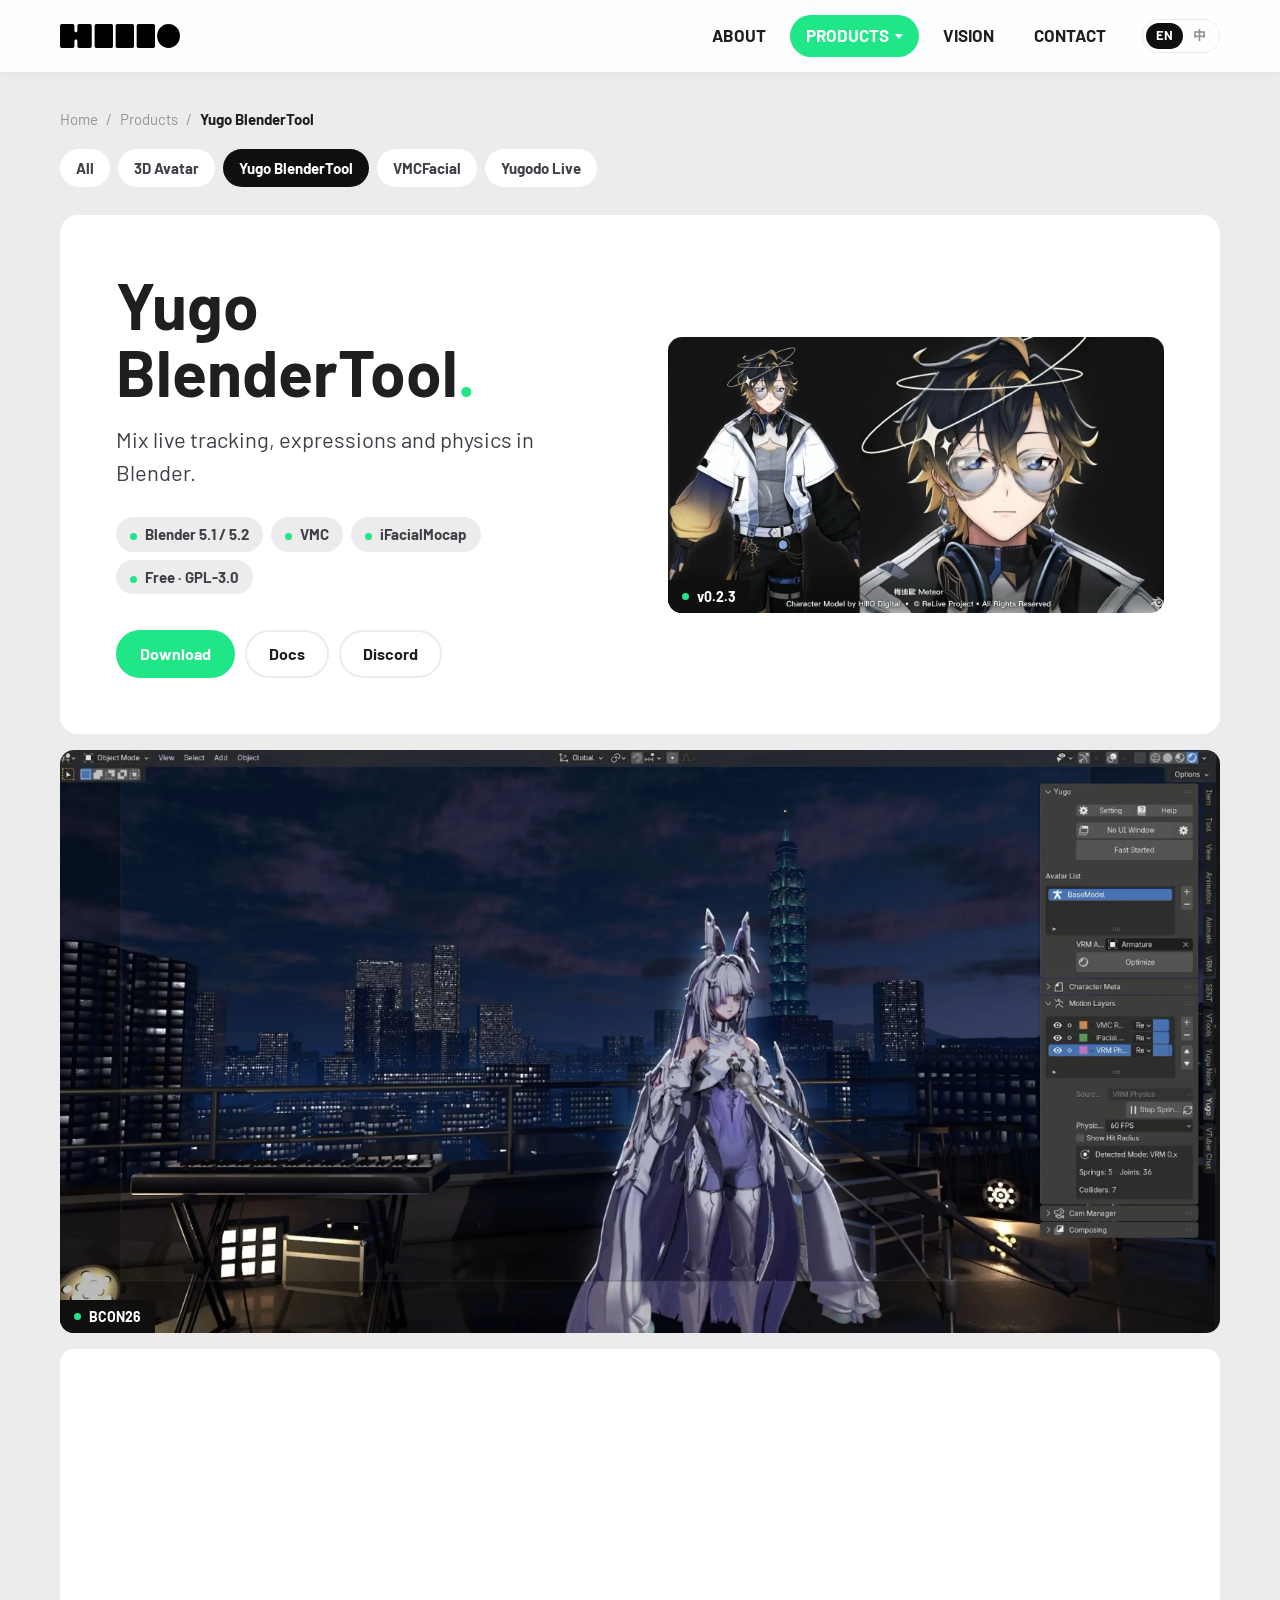
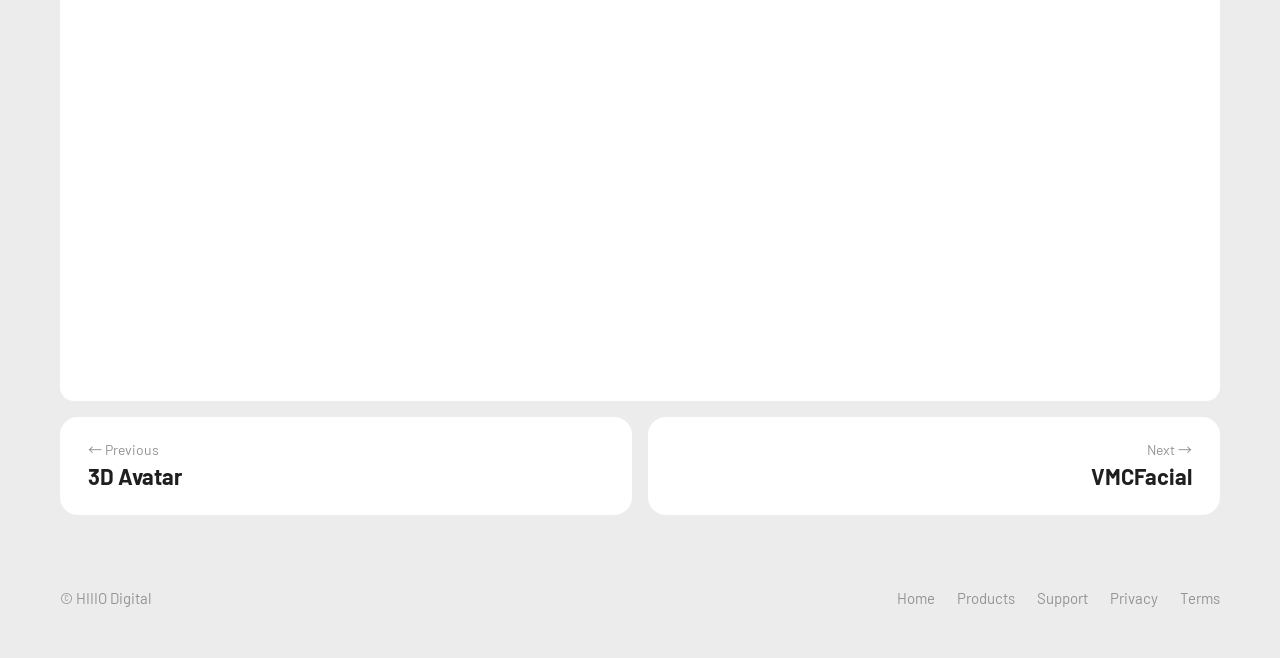
<file: products/yugo/index.html>
<!DOCTYPE html>
<html lang="en" data-desc-zh="Yugo - Blender Vtubing：免費、開源的 Blender VTuber 外掛，在 Blender 裡直接 VTubing 與互動。" data-title-en="Yugo BlenderTool — HIIIO Digital" data-title-zh="Yugo BlenderTool — HIIIO Digital 合成香料動畫">
<head>
  <meta charset="utf-8">
  <meta name="viewport" content="width=device-width, initial-scale=1">
  <title>Yugo BlenderTool — HIIIO Digital</title>
  <meta name="description" content="Yugo - Blender Vtubing: a free, open-source Blender add-on for VTubing.">
  <link rel="alternate" hreflang="en" href="https://hiiiodigital.com/products/yugo/">
  <link rel="alternate" hreflang="zh-Hant" href="https://hiiiodigital.com/products/yugo/?lang=zh">
  <link rel="alternate" hreflang="x-default" href="https://hiiiodigital.com/products/yugo/">
  <meta property="og:type" content="website">
  <meta property="og:site_name" content="HIIIO Digital">
  <meta property="og:title" content="Yugo BlenderTool — HIIIO Digital">
  <meta property="og:description" content="Yugo - Blender Vtubing: a free, open-source Blender add-on for VTubing.">
  <meta property="og:image" content="https://hiiiodigital.com/cover.jpg">
  <meta name="twitter:card" content="summary_large_image">
  <link rel="icon" href="/favicon.ico">
  <link rel="apple-touch-icon" sizes="180x180" href="/apple-touch-icon.png">
  <link rel="stylesheet" href="/products/products.css">
  <script src="/products/products.js"></script>
</head>
<body>
  <header class="top">
    <div class="wrap">
      <a class="top__logo" href="/" aria-label="HIIIO Digital home"><img src="/site-pages/hiiio.svg" alt="HIIIO Digital"></a>
      <a class="top__item top__item--page" href="/#process"><span class="en">ABOUT</span><span class="zh">關於我們</span></a>
      <div class="drop">
        <a class="top__item is-current" href="/products/"><span class="en">PRODUCTS</span><span class="zh">產品</span><span class="caret" aria-hidden="true"></span></a>
        <nav class="drop__panel" aria-label="Products">
          <a href="/products/3d-avatar/"><strong>3D Avatar</strong><span><span class="en">Custom 3D characters</span><span class="zh">客製 3D 角色</span></span></a>
          <a href="/products/yugo/" aria-current="page"><strong>Yugo BlenderTool</strong><span><span class="en">VTubing in Blender</span><span class="zh">在 Blender 裡 VTubing</span></span></a>
          <a href="/products/vmcfacial/"><strong>VMCFacial</strong><span><span class="en">iPhone face tracking</span><span class="zh">iPhone 臉部追蹤</span></span></a>
          <a href="/products/yugodo-live/"><strong>Yugodo Live</strong><span><span class="en">Coming soon</span><span class="zh">即將推出</span></span></a>
        </nav>
      </div>
      <a class="top__item top__item--page" href="/#vision"><span class="en">VISION</span><span class="zh">願景</span></a>
      <a class="top__item top__item--page" href="/#contact"><span class="en">CONTACT</span><span class="zh">聯絡我們</span></a>
      <div class="lang" role="group" aria-label="Language / 語言">
        <button type="button" data-set-lang="en" lang="en">EN</button>
        <button type="button" data-set-lang="zh" lang="zh-Hant">中</button>
      </div>
    </div>
  </header>
  <main class="wrap">
    <nav class="crumbs" aria-label="Breadcrumb"><a href="/"><span class="en">Home</span><span class="zh">首頁</span></a><span>/</span><a href="/products/"><span class="en">Products</span><span class="zh">產品</span></a><span>/</span><span aria-current="page">Yugo BlenderTool</span></nav>
    <nav class="tabs" aria-label="Products"><a href="/products/"><span class="en">All</span><span class="zh">全部</span></a><a href="/products/3d-avatar/">3D Avatar</a><a href="/products/yugo/" aria-current="page">Yugo BlenderTool</a><a href="/products/vmcfacial/">VMCFacial</a><a href="/products/yugodo-live/">Yugodo Live</a></nav>
    <section class="panel">
      <div>
        <h1>Yugo<br>BlenderTool<span class="dot">.</span></h1>
        <p class="tagline"><span class="en">Mix live tracking, expressions and physics in Blender.</span><span class="zh">在 Blender 裡混合即時追蹤、表情與物理。</span></p>
        <ul class="points"><li>Blender 5.1 / 5.2</li><li>VMC</li><li>iFacialMocap</li><li><span class="en">Free · GPL-3.0</span><span class="zh">免費開源</span></li></ul>
        <div class="actions">
          <a class="btn" href="https://github.com/HIIIOCG/Yugo-BlenderVtubingTools/releases/latest" target="_blank" rel="noopener"><span class="en">Download</span><span class="zh">下載</span></a>
          <a class="btn btn--line" href="/Yugo-Docs/"><span class="en">Docs</span><span class="zh">使用文件</span></a>
          <a class="btn btn--line" href="https://discord.gg/w8QMZjVPtt" target="_blank" rel="noopener">Discord</a>
        </div>
      </div>
      <div class="media"><img src="/products/img/yugo-character-preview.webp" alt="A character rendered in Blender with Yugo"><span class="label">v0.2.3</span></div>
    </section>
    <div class="gallery gallery--one">
      <div class="media"><img src="/products/img/yugo-blender-scene.webp" alt="" loading="lazy"><span class="label">BCON26</span></div>
      <!-- Our talk at Blender Conference 2026, on the official Blender channel -->
      <div class="media media--video"><iframe src="https://www.youtube-nocookie.com/embed/AUmsgsN89iM" title="Vtubing Using EEVEE/Cycles DLSS — BCON26" loading="lazy" allow="accelerometer; autoplay; clipboard-write; encrypted-media; gyroscope; picture-in-picture; web-share" referrerpolicy="strict-origin-when-cross-origin" allowfullscreen></iframe></div>
    </div>
    <nav class="pager" aria-label="More products">
      <a href="/products/3d-avatar/"><small>← <span class="en">Previous</span><span class="zh">上一個</span></small><strong>3D Avatar</strong></a>
      <a class="next" href="/products/vmcfacial/"><small><span class="en">Next</span><span class="zh">下一個</span> →</small><strong>VMCFacial</strong></a>
    </nav>
  </main>

  <footer class="foot">
    <div class="wrap">
      <span>© HIIIO Digital</span>
      <nav aria-label="Site">
        <a href="/"><span class="en">Home</span><span class="zh">首頁</span></a>
        <a href="/products/"><span class="en">Products</span><span class="zh">產品</span></a>
        <a href="/support/"><span class="en">Support</span><span class="zh">客服</span></a>
        <a href="/privacy/"><span class="en">Privacy</span><span class="zh">隱私權</span></a>
        <a href="/terms/"><span class="en">Terms</span><span class="zh">條款</span></a>
      </nav>
    </div>
  </footer>
</body>
</html>
</file>
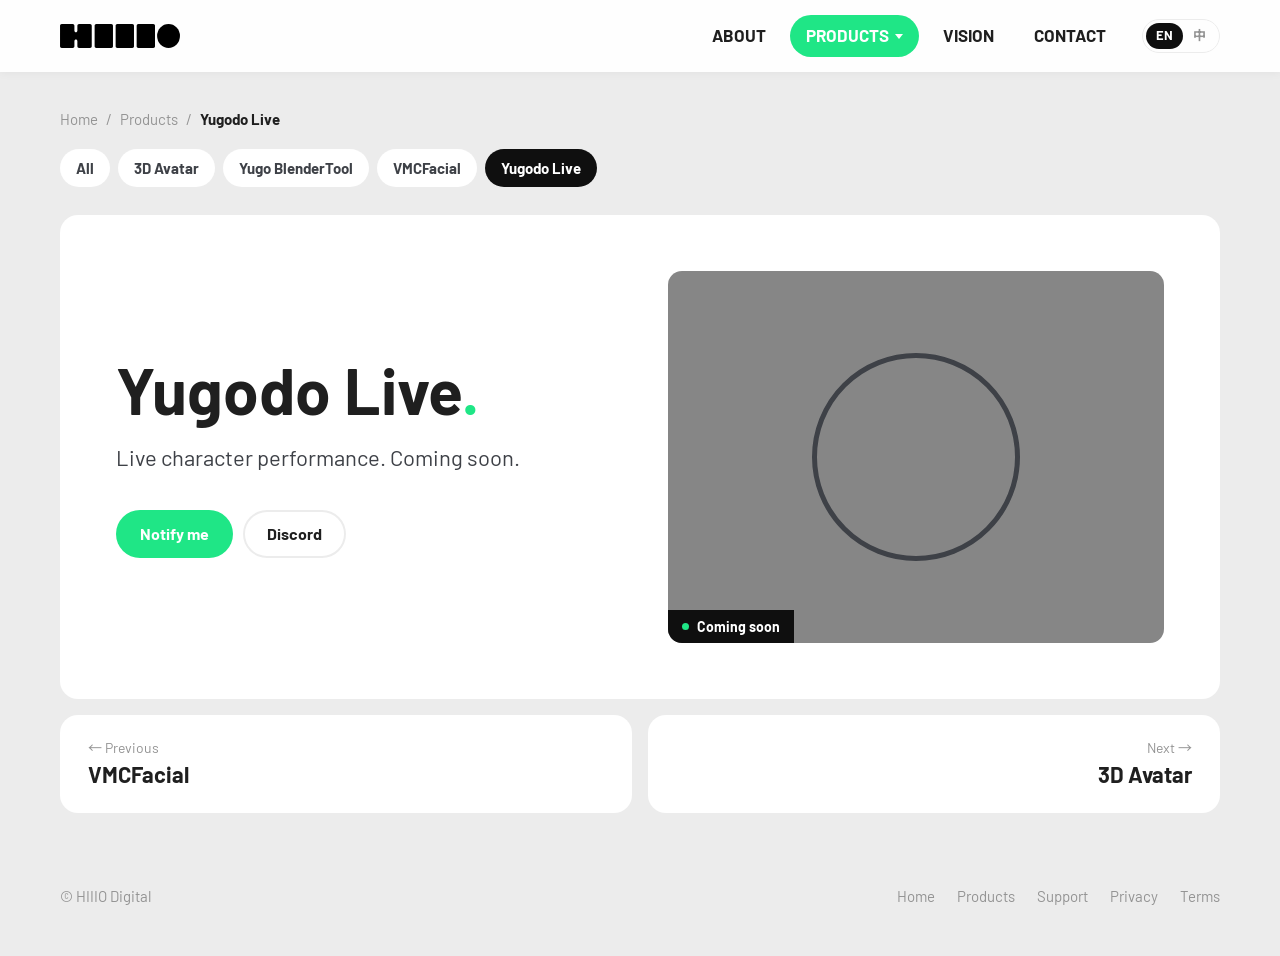
<file: products/yugodo-live/index.html>
<!DOCTYPE html>
<html lang="en" data-desc-zh="HIIIO Digital 合成香料動畫的 Yugodo Live — 即將推出。" data-title-en="Yugodo Live — HIIIO Digital" data-title-zh="Yugodo Live — HIIIO Digital 合成香料動畫">
<head>
  <meta charset="utf-8">
  <meta name="viewport" content="width=device-width, initial-scale=1">
  <title>Yugodo Live — HIIIO Digital</title>
  <meta name="description" content="Yugodo Live by HIIIO Digital — coming soon.">
  <link rel="alternate" hreflang="en" href="https://hiiiodigital.com/products/yugodo-live/">
  <link rel="alternate" hreflang="zh-Hant" href="https://hiiiodigital.com/products/yugodo-live/?lang=zh">
  <link rel="alternate" hreflang="x-default" href="https://hiiiodigital.com/products/yugodo-live/">
  <meta property="og:type" content="website">
  <meta property="og:site_name" content="HIIIO Digital">
  <meta property="og:title" content="Yugodo Live — HIIIO Digital">
  <meta property="og:description" content="Yugodo Live by HIIIO Digital — coming soon.">
  <meta property="og:image" content="https://hiiiodigital.com/cover.jpg">
  <meta name="twitter:card" content="summary_large_image">
  <link rel="icon" href="/favicon.ico">
  <link rel="apple-touch-icon" sizes="180x180" href="/apple-touch-icon.png">
  <link rel="stylesheet" href="/products/products.css">
  <script src="/products/products.js"></script>
</head>
<body>
  <header class="top">
    <div class="wrap">
      <a class="top__logo" href="/" aria-label="HIIIO Digital home"><img src="/site-pages/hiiio.svg" alt="HIIIO Digital"></a>
      <a class="top__item top__item--page" href="/#process"><span class="en">ABOUT</span><span class="zh">關於我們</span></a>
      <div class="drop">
        <a class="top__item is-current" href="/products/"><span class="en">PRODUCTS</span><span class="zh">產品</span><span class="caret" aria-hidden="true"></span></a>
        <nav class="drop__panel" aria-label="Products">
          <a href="/products/3d-avatar/"><strong>3D Avatar</strong><span><span class="en">Custom 3D characters</span><span class="zh">客製 3D 角色</span></span></a>
          <a href="/products/yugo/"><strong>Yugo BlenderTool</strong><span><span class="en">VTubing in Blender</span><span class="zh">在 Blender 裡 VTubing</span></span></a>
          <a href="/products/vmcfacial/"><strong>VMCFacial</strong><span><span class="en">iPhone face tracking</span><span class="zh">iPhone 臉部追蹤</span></span></a>
          <a href="/products/yugodo-live/" aria-current="page"><strong>Yugodo Live</strong><span><span class="en">Coming soon</span><span class="zh">即將推出</span></span></a>
        </nav>
      </div>
      <a class="top__item top__item--page" href="/#vision"><span class="en">VISION</span><span class="zh">願景</span></a>
      <a class="top__item top__item--page" href="/#contact"><span class="en">CONTACT</span><span class="zh">聯絡我們</span></a>
      <div class="lang" role="group" aria-label="Language / 語言">
        <button type="button" data-set-lang="en" lang="en">EN</button>
        <button type="button" data-set-lang="zh" lang="zh-Hant">中</button>
      </div>
    </div>
  </header>
  <main class="wrap">
    <nav class="crumbs" aria-label="Breadcrumb"><a href="/"><span class="en">Home</span><span class="zh">首頁</span></a><span>/</span><a href="/products/"><span class="en">Products</span><span class="zh">產品</span></a><span>/</span><span aria-current="page">Yugodo Live</span></nav>
    <nav class="tabs" aria-label="Products"><a href="/products/"><span class="en">All</span><span class="zh">全部</span></a><a href="/products/3d-avatar/">3D Avatar</a><a href="/products/yugo/">Yugo BlenderTool</a><a href="/products/vmcfacial/">VMCFacial</a><a href="/products/yugodo-live/" aria-current="page">Yugodo Live</a></nav>
    <section class="panel">
      <div>
        <h1>Yugodo Live<span class="dot">.</span></h1>
        <p class="tagline"><span class="en">Live character performance. Coming soon.</span><span class="zh">角色即時演出，即將推出。</span></p>
        <div class="actions">
          <a class="btn" href="mailto:studio@hiiiodigital.com?subject=Yugodo%20Live"><span class="en">Notify me</span><span class="zh">通知我</span></a>
          <a class="btn btn--line" href="https://discord.gg/w8QMZjVPtt" target="_blank" rel="noopener">Discord</a>
        </div>
      </div>
      <div class="media media--empty"><span class="label"><span class="en">Coming soon</span><span class="zh">即將推出</span></span></div>
    </section>
    <nav class="pager" aria-label="More products">
      <a href="/products/vmcfacial/"><small>← <span class="en">Previous</span><span class="zh">上一個</span></small><strong>VMCFacial</strong></a>
      <a class="next" href="/products/3d-avatar/"><small><span class="en">Next</span><span class="zh">下一個</span> →</small><strong>3D Avatar</strong></a>
    </nav>
  </main>

  <footer class="foot">
    <div class="wrap">
      <span>© HIIIO Digital</span>
      <nav aria-label="Site">
        <a href="/"><span class="en">Home</span><span class="zh">首頁</span></a>
        <a href="/products/"><span class="en">Products</span><span class="zh">產品</span></a>
        <a href="/support/"><span class="en">Support</span><span class="zh">客服</span></a>
        <a href="/privacy/"><span class="en">Privacy</span><span class="zh">隱私權</span></a>
        <a href="/terms/"><span class="en">Terms</span><span class="zh">條款</span></a>
      </nav>
    </div>
  </footer>
</body>
</html>
</file>
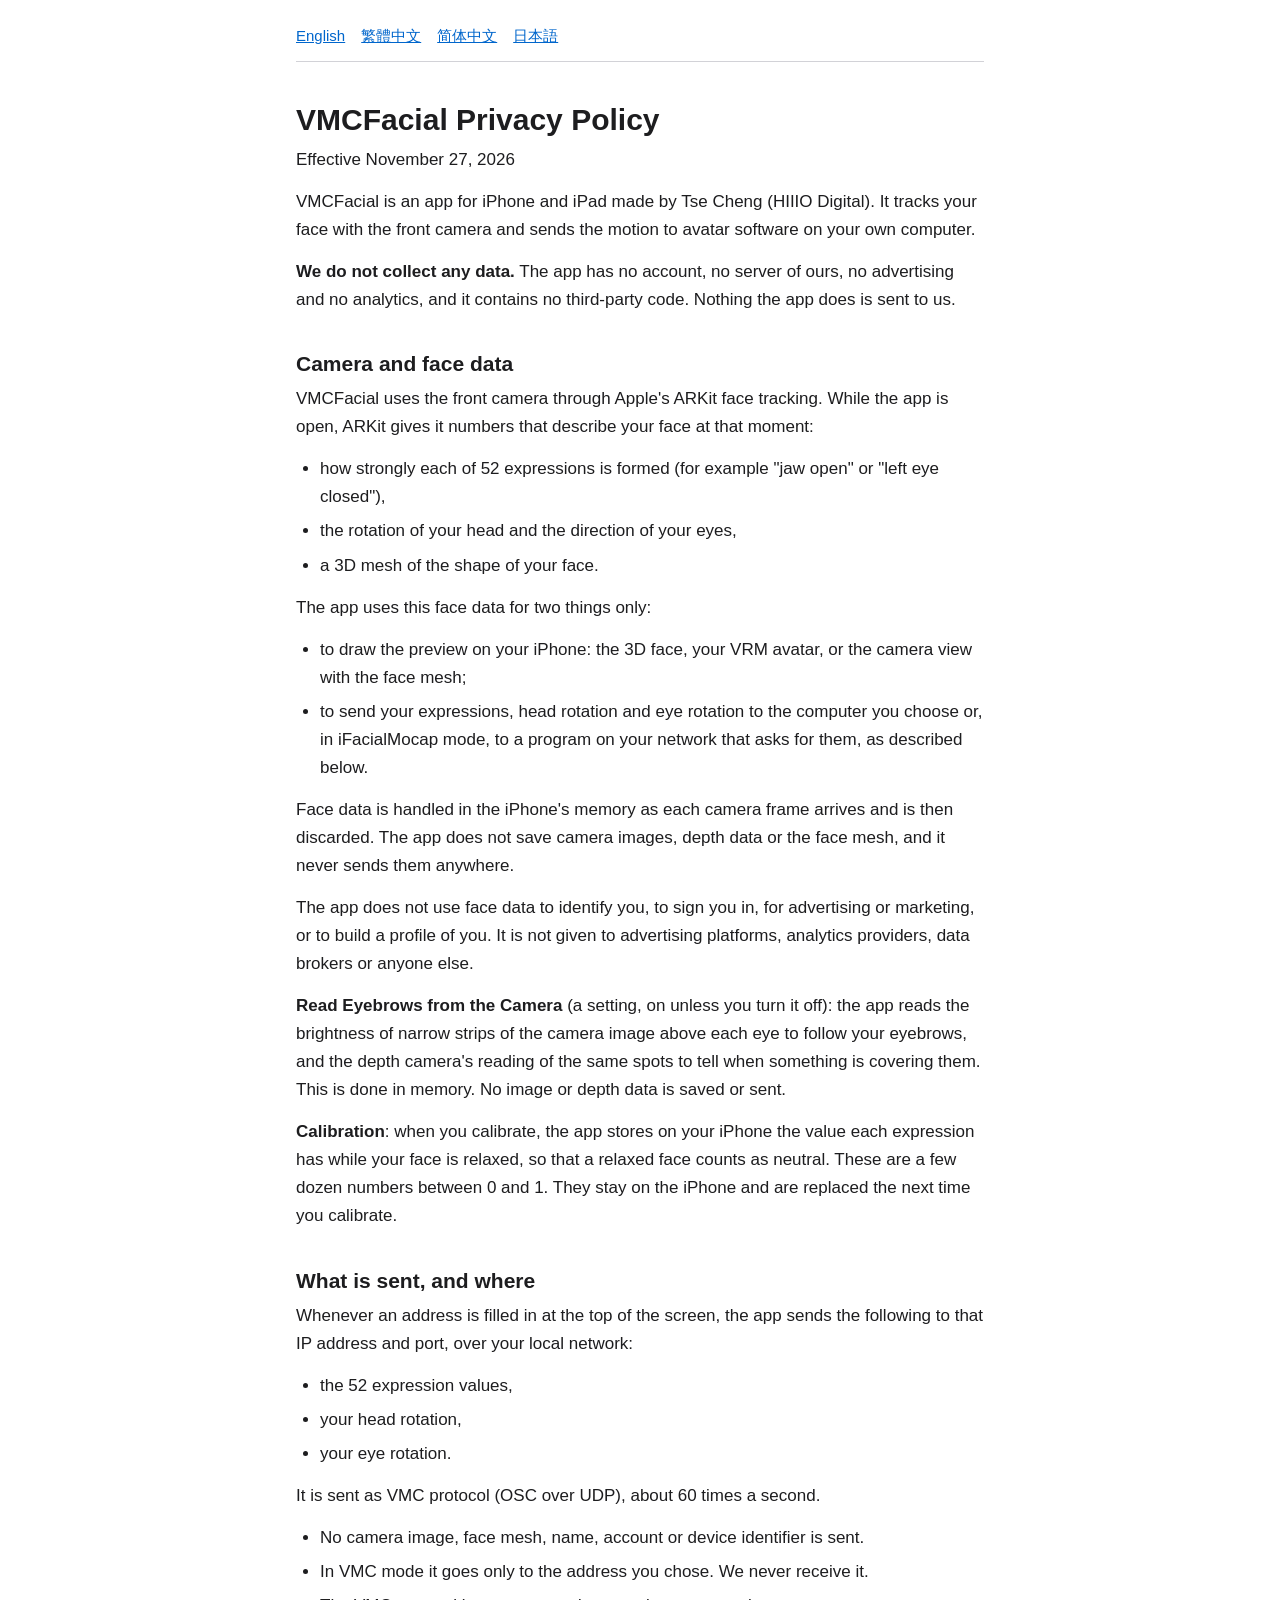
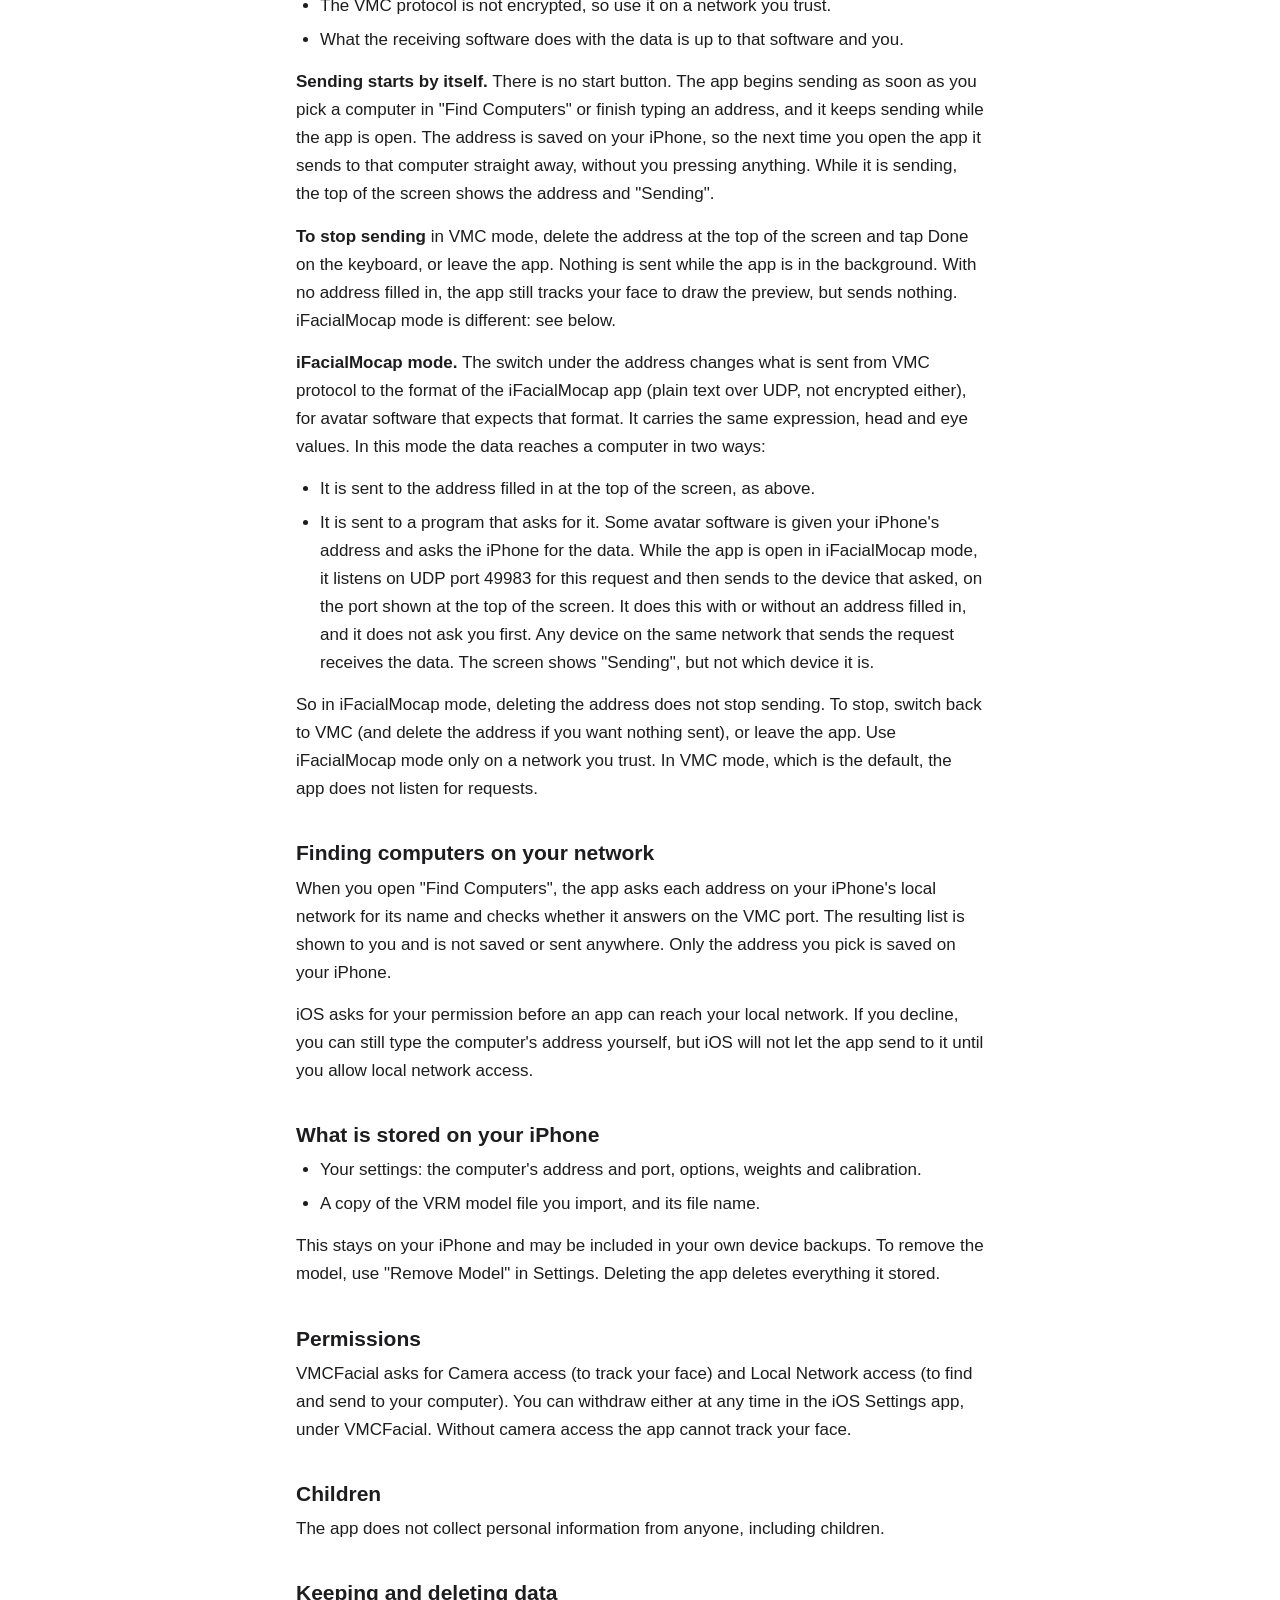
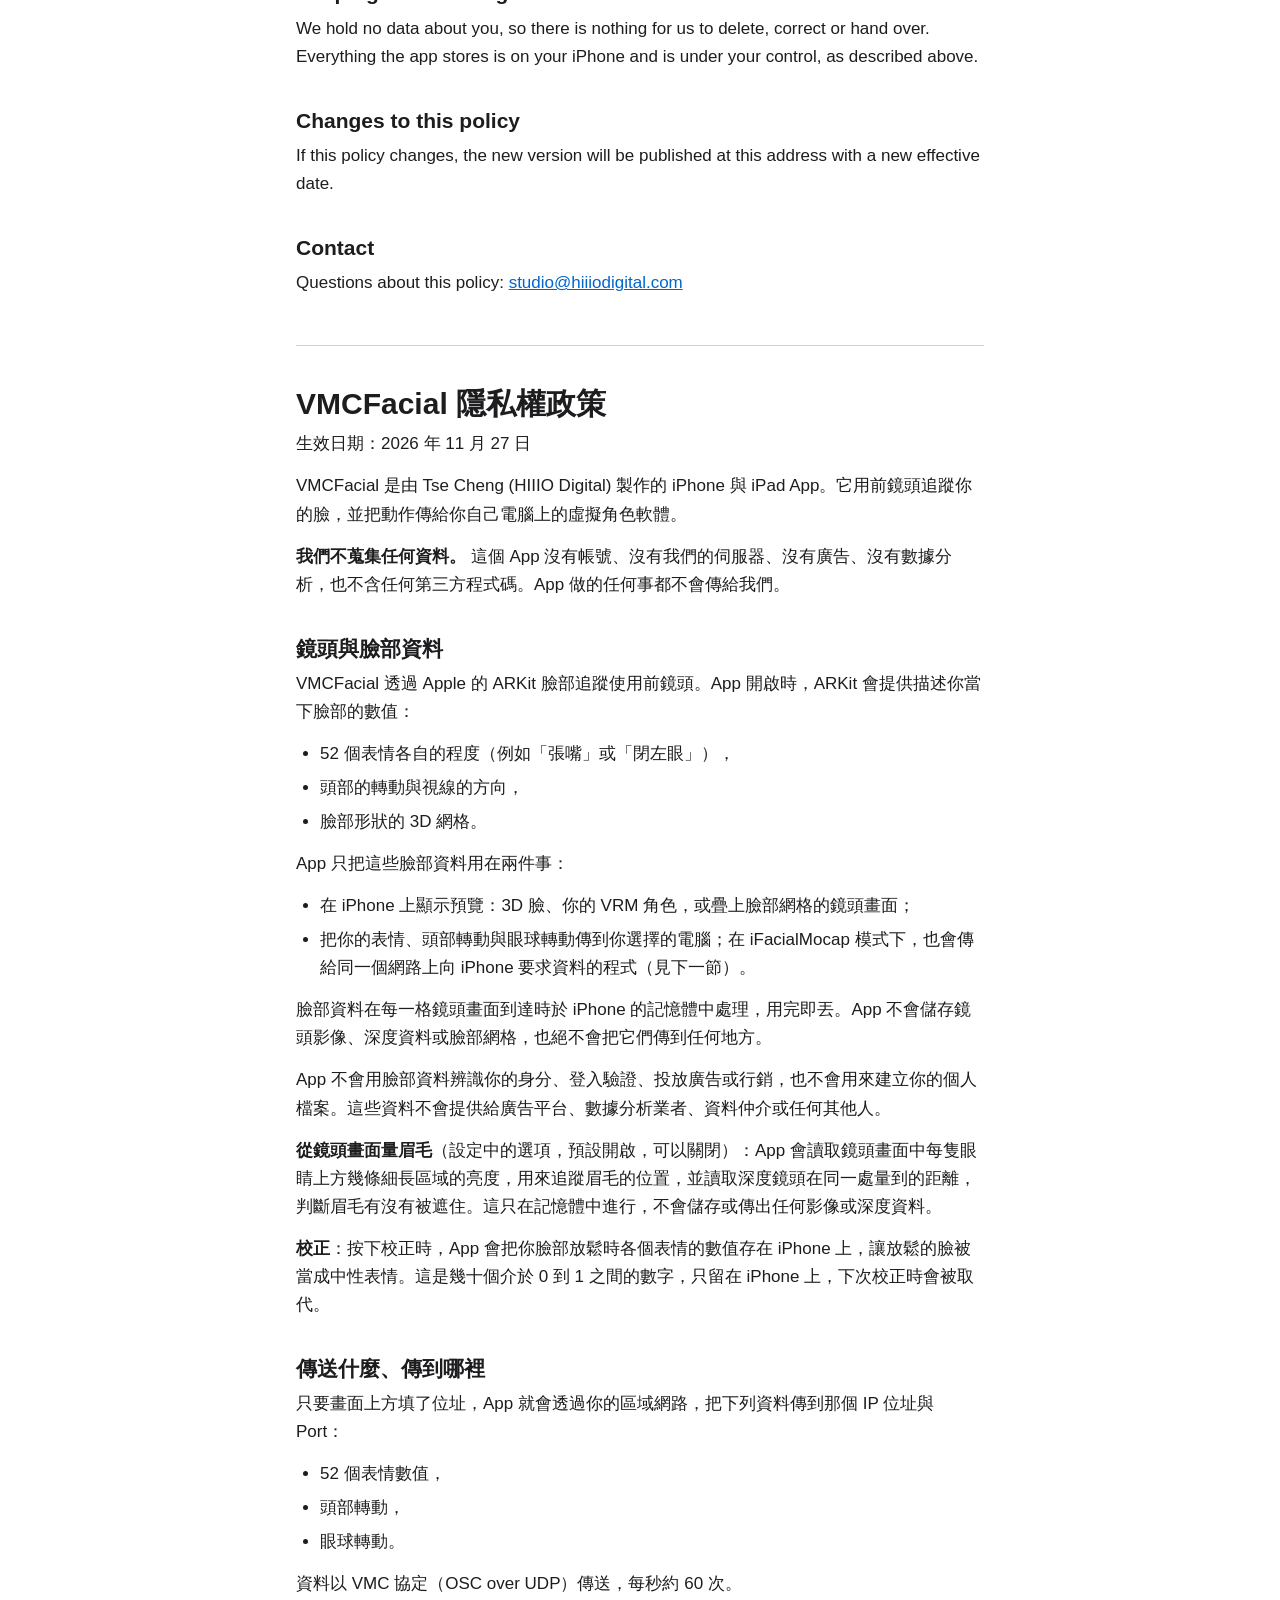
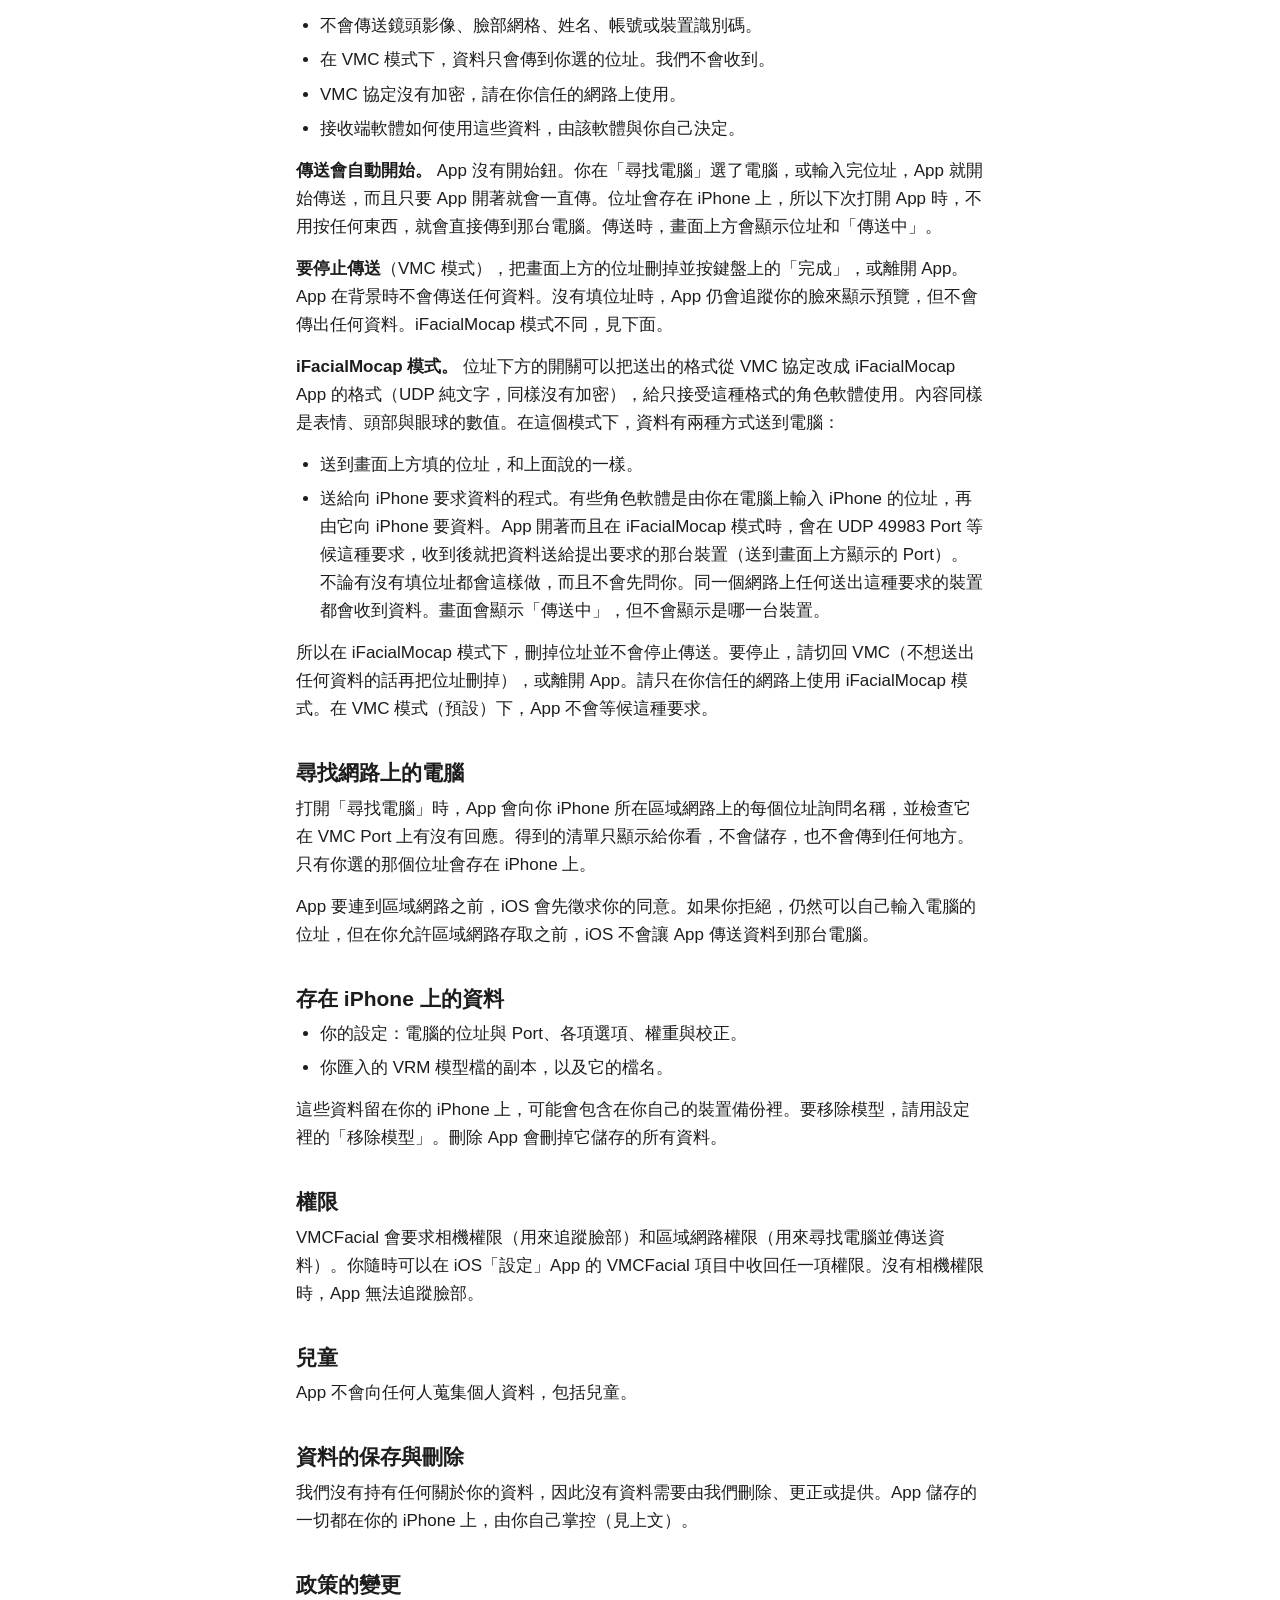
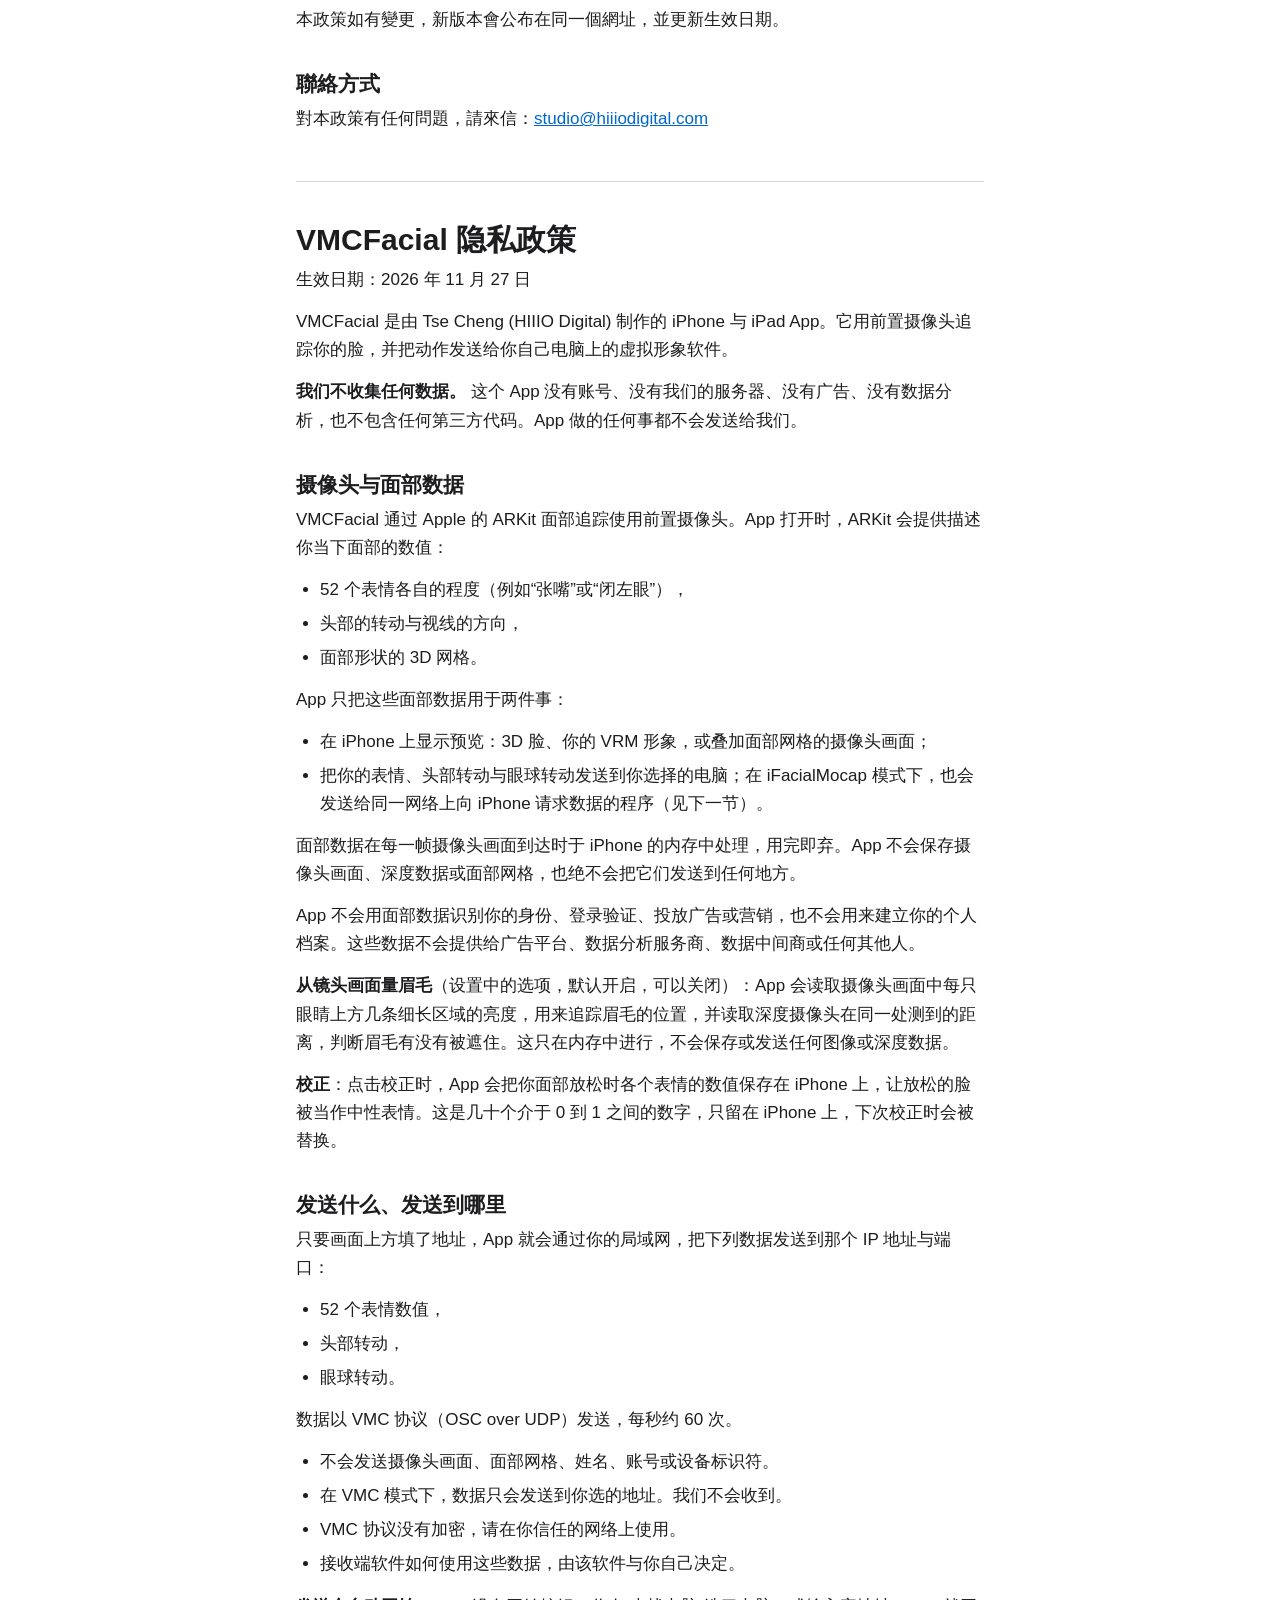
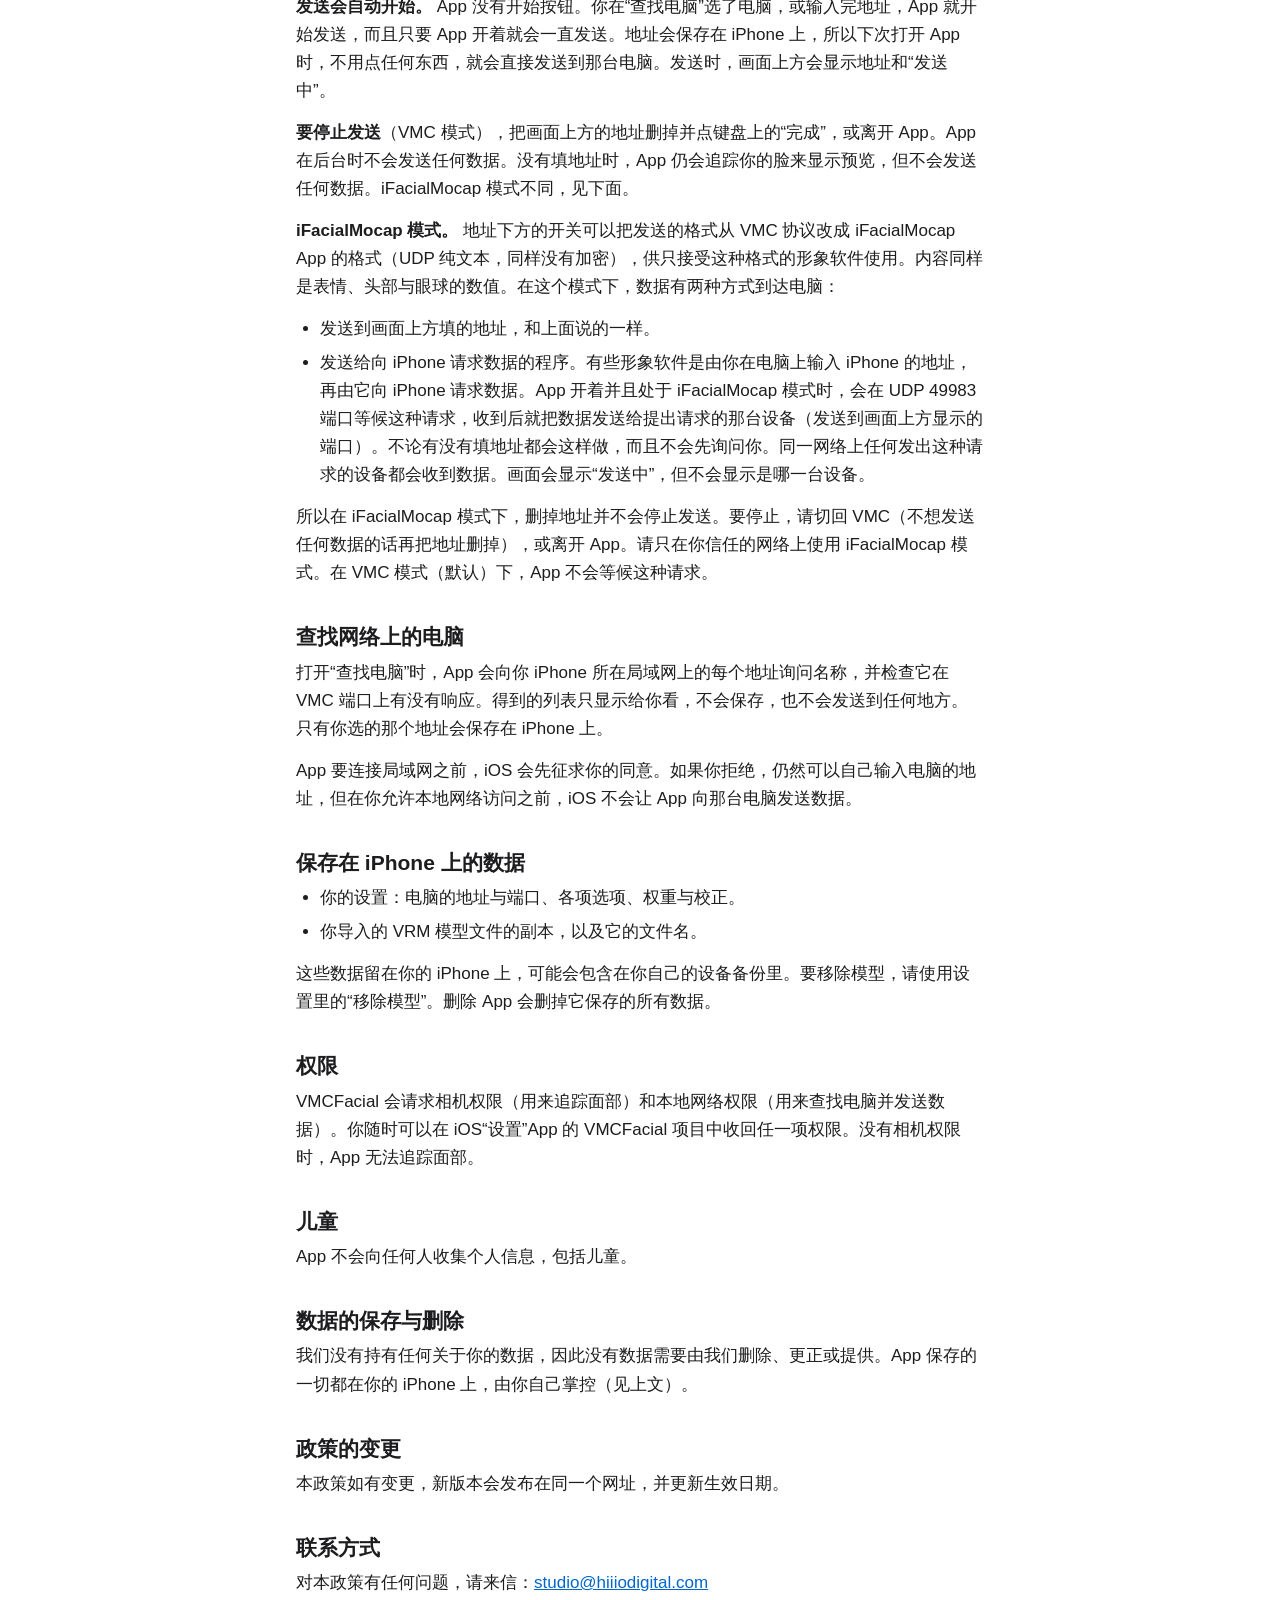
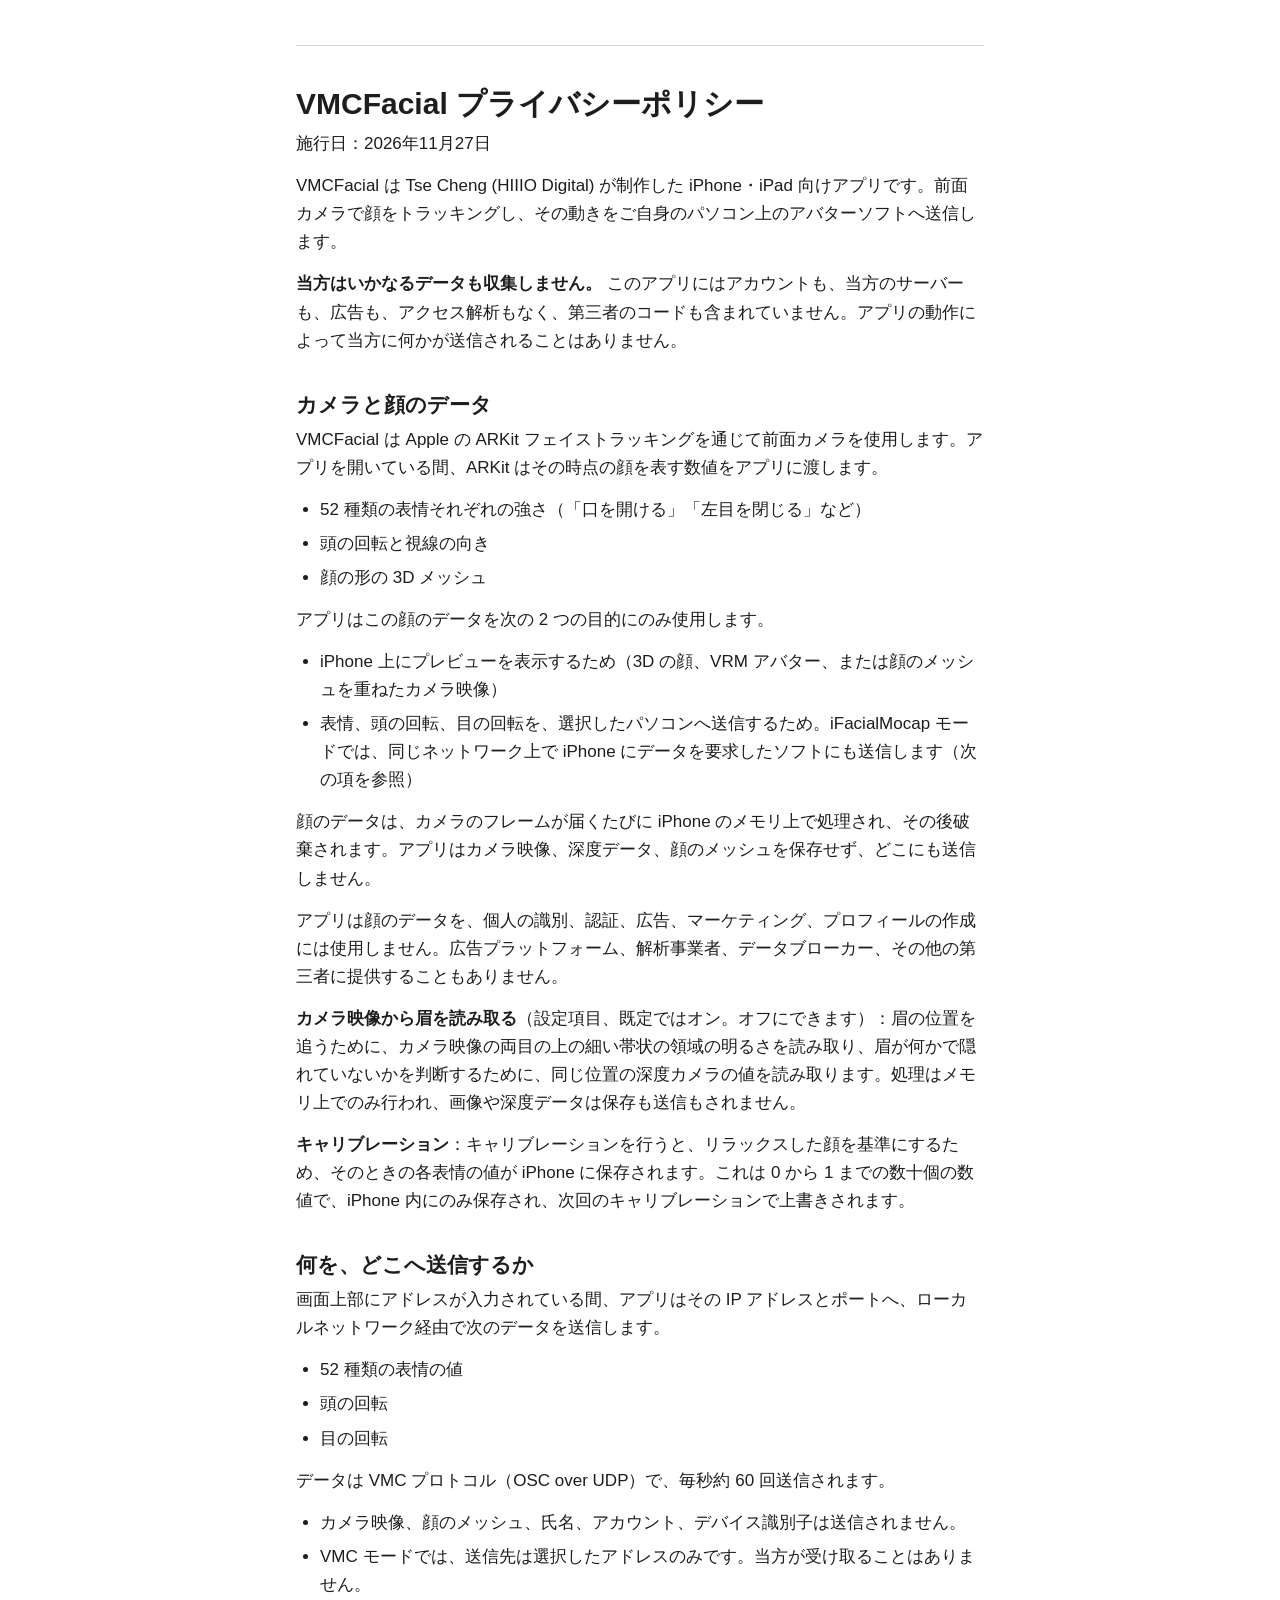
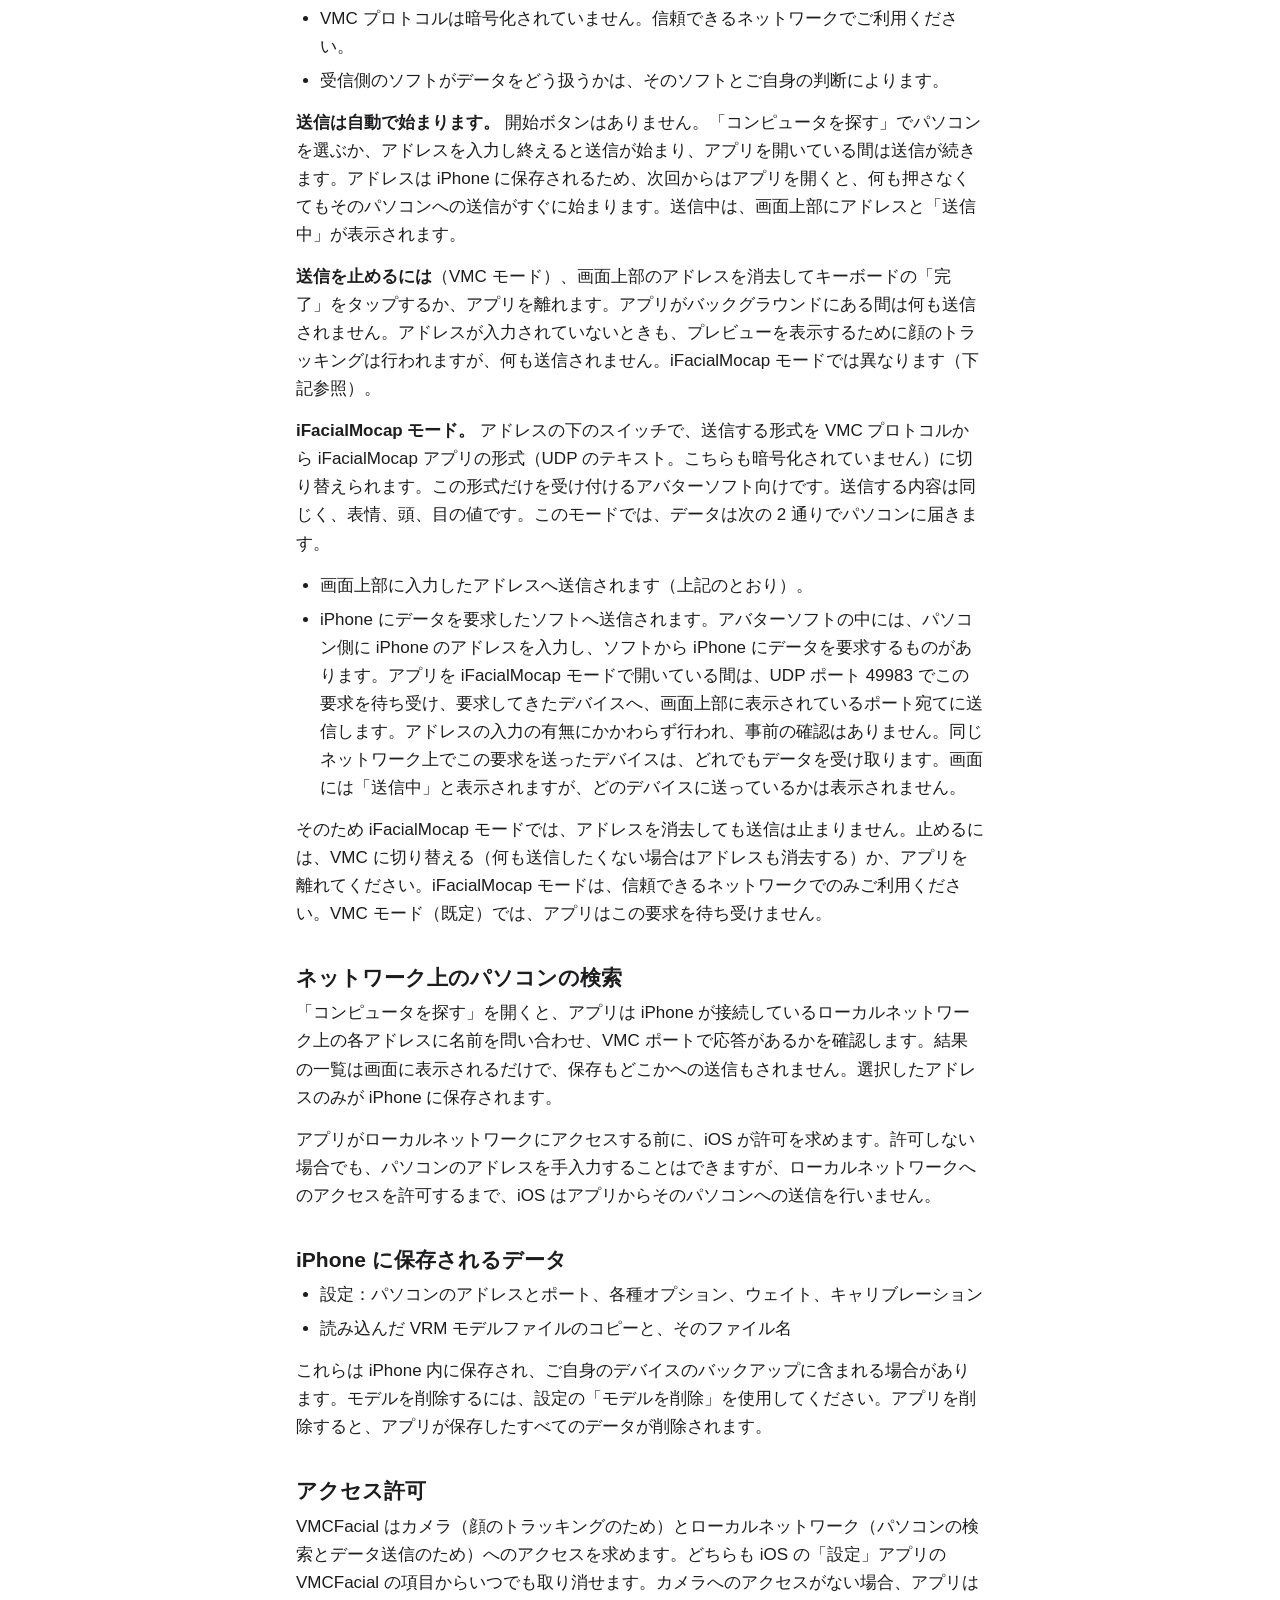
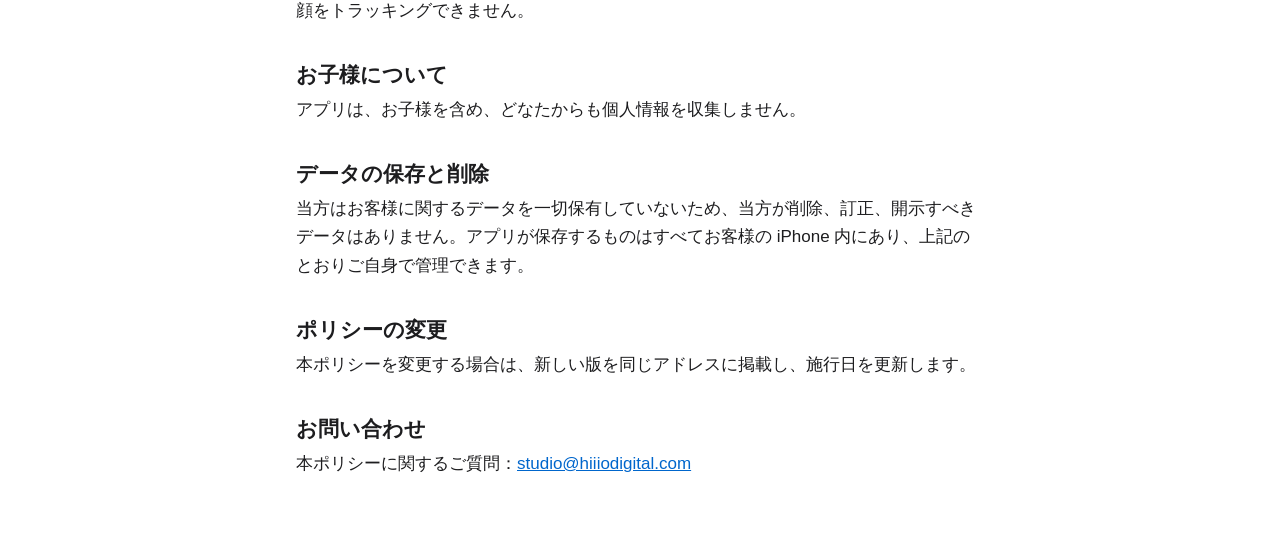
<file: products/vmcfacial/privacy.html>
<!doctype html>
<html lang="en">
<head>
<meta charset="utf-8">
<meta name="viewport" content="width=device-width, initial-scale=1">
<title>VMCFacial Privacy Policy</title>
<style>
:root { color-scheme: light dark; --text: #1d1d1f; --soft: #6e6e73; --line: #d2d2d7; --back: #ffffff; --link: #0066cc; }
@media (prefers-color-scheme: dark) { :root { --text: #f5f5f7; --soft: #a1a1a6; --line: #424245; --back: #111112; --link: #4da3ff; } }
* { box-sizing: border-box; }
body { margin: 0; background: var(--back); color: var(--text); font: 17px/1.65 -apple-system, "Helvetica Neue", "PingFang TC", "PingFang SC", "Hiragino Sans", "Noto Sans CJK TC", sans-serif; }
main { max-width: 720px; margin: 0 auto; padding: 24px 16px 64px; }
nav { display: flex; flex-wrap: wrap; gap: 4px 16px; padding-bottom: 12px; border-bottom: 1px solid var(--line); font-size: 15px; }
a { color: var(--link); }
section { padding-top: 24px; }
section + section { margin-top: 48px; border-top: 1px solid var(--line); }
h1 { font-size: 30px; line-height: 1.2; margin: 16px 0 8px; }
h2 { font-size: 21px; line-height: 1.3; margin: 36px 0 8px; }
p, ul, ol { margin: 0 0 14px; }
ul, ol { padding-left: 24px; }
li { margin-bottom: 6px; }
</style>
</head>
<body>
<main>
<nav>
<a href="#en" lang="en">English</a>
<a href="#zh-Hant" lang="zh-Hant">繁體中文</a>
<a href="#zh-Hans" lang="zh-Hans">简体中文</a>
<a href="#ja" lang="ja">日本語</a>
</nav>
<section id="en" lang="en">
<h1>VMCFacial Privacy Policy</h1>
<p>Effective November 27, 2026</p>
<p>VMCFacial is an app for iPhone and iPad made by Tse Cheng (HIIIO Digital). It tracks your face with the front camera and sends the motion to avatar software on your own computer.</p>
<p><strong>We do not collect any data.</strong> The app has no account, no server of ours, no advertising and no analytics, and it contains no third-party code. Nothing the app does is sent to us.</p>
<h2>Camera and face data</h2>
<p>VMCFacial uses the front camera through Apple's ARKit face tracking. While the app is open, ARKit gives it numbers that describe your face at that moment:</p>
<ul>
<li>how strongly each of 52 expressions is formed (for example "jaw open" or "left eye closed"),</li>
<li>the rotation of your head and the direction of your eyes,</li>
<li>a 3D mesh of the shape of your face.</li>
</ul>
<p>The app uses this face data for two things only:</p>
<ul>
<li>to draw the preview on your iPhone: the 3D face, your VRM avatar, or the camera view with the face mesh;</li>
<li>to send your expressions, head rotation and eye rotation to the computer you choose or, in iFacialMocap mode, to a program on your network that asks for them, as described below.</li>
</ul>
<p>Face data is handled in the iPhone's memory as each camera frame arrives and is then discarded. The app does not save camera images, depth data or the face mesh, and it never sends them anywhere.</p>
<p>The app does not use face data to identify you, to sign you in, for advertising or marketing, or to build a profile of you. It is not given to advertising platforms, analytics providers, data brokers or anyone else.</p>
<p><strong>Read Eyebrows from the Camera</strong> (a setting, on unless you turn it off): the app reads the brightness of narrow strips of the camera image above each eye to follow your eyebrows, and the depth camera's reading of the same spots to tell when something is covering them. This is done in memory. No image or depth data is saved or sent.</p>
<p><strong>Calibration</strong>: when you calibrate, the app stores on your iPhone the value each expression has while your face is relaxed, so that a relaxed face counts as neutral. These are a few dozen numbers between 0 and 1. They stay on the iPhone and are replaced the next time you calibrate.</p>
<h2>What is sent, and where</h2>
<p>Whenever an address is filled in at the top of the screen, the app sends the following to that IP address and port, over your local network:</p>
<ul>
<li>the 52 expression values,</li>
<li>your head rotation,</li>
<li>your eye rotation.</li>
</ul>
<p>It is sent as VMC protocol (OSC over UDP), about 60 times a second.</p>
<ul>
<li>No camera image, face mesh, name, account or device identifier is sent.</li>
<li>In VMC mode it goes only to the address you chose. We never receive it.</li>
<li>The VMC protocol is not encrypted, so use it on a network you trust.</li>
<li>What the receiving software does with the data is up to that software and you.</li>
</ul>
<p><strong>Sending starts by itself.</strong> There is no start button. The app begins sending as soon as you pick a computer in "Find Computers" or finish typing an address, and it keeps sending while the app is open. The address is saved on your iPhone, so the next time you open the app it sends to that computer straight away, without you pressing anything. While it is sending, the top of the screen shows the address and "Sending".</p>
<p><strong>To stop sending</strong> in VMC mode, delete the address at the top of the screen and tap Done on the keyboard, or leave the app. Nothing is sent while the app is in the background. With no address filled in, the app still tracks your face to draw the preview, but sends nothing. iFacialMocap mode is different: see below.</p>
<p><strong>iFacialMocap mode.</strong> The switch under the address changes what is sent from VMC protocol to the format of the iFacialMocap app (plain text over UDP, not encrypted either), for avatar software that expects that format. It carries the same expression, head and eye values. In this mode the data reaches a computer in two ways:</p>
<ul>
<li>It is sent to the address filled in at the top of the screen, as above.</li>
<li>It is sent to a program that asks for it. Some avatar software is given your iPhone's address and asks the iPhone for the data. While the app is open in iFacialMocap mode, it listens on UDP port 49983 for this request and then sends to the device that asked, on the port shown at the top of the screen. It does this with or without an address filled in, and it does not ask you first. Any device on the same network that sends the request receives the data. The screen shows "Sending", but not which device it is.</li>
</ul>
<p>So in iFacialMocap mode, deleting the address does not stop sending. To stop, switch back to VMC (and delete the address if you want nothing sent), or leave the app. Use iFacialMocap mode only on a network you trust. In VMC mode, which is the default, the app does not listen for requests.</p>
<h2>Finding computers on your network</h2>
<p>When you open "Find Computers", the app asks each address on your iPhone's local network for its name and checks whether it answers on the VMC port. The resulting list is shown to you and is not saved or sent anywhere. Only the address you pick is saved on your iPhone.</p>
<p>iOS asks for your permission before an app can reach your local network. If you decline, you can still type the computer's address yourself, but iOS will not let the app send to it until you allow local network access.</p>
<h2>What is stored on your iPhone</h2>
<ul>
<li>Your settings: the computer's address and port, options, weights and calibration.</li>
<li>A copy of the VRM model file you import, and its file name.</li>
</ul>
<p>This stays on your iPhone and may be included in your own device backups. To remove the model, use "Remove Model" in Settings. Deleting the app deletes everything it stored.</p>
<h2>Permissions</h2>
<p>VMCFacial asks for Camera access (to track your face) and Local Network access (to find and send to your computer). You can withdraw either at any time in the iOS Settings app, under VMCFacial. Without camera access the app cannot track your face.</p>
<h2>Children</h2>
<p>The app does not collect personal information from anyone, including children.</p>
<h2>Keeping and deleting data</h2>
<p>We hold no data about you, so there is nothing for us to delete, correct or hand over. Everything the app stores is on your iPhone and is under your control, as described above.</p>
<h2>Changes to this policy</h2>
<p>If this policy changes, the new version will be published at this address with a new effective date.</p>
<h2>Contact</h2>
<p>Questions about this policy: <a href="mailto:studio@hiiiodigital.com">studio@hiiiodigital.com</a></p>
</section>
<section id="zh-Hant" lang="zh-Hant">
<h1>VMCFacial 隱私權政策</h1>
<p>生效日期：2026 年 11 月 27 日</p>
<p>VMCFacial 是由 Tse Cheng (HIIIO Digital) 製作的 iPhone 與 iPad App。它用前鏡頭追蹤你的臉，並把動作傳給你自己電腦上的虛擬角色軟體。</p>
<p><strong>我們不蒐集任何資料。</strong> 這個 App 沒有帳號、沒有我們的伺服器、沒有廣告、沒有數據分析，也不含任何第三方程式碼。App 做的任何事都不會傳給我們。</p>
<h2>鏡頭與臉部資料</h2>
<p>VMCFacial 透過 Apple 的 ARKit 臉部追蹤使用前鏡頭。App 開啟時，ARKit 會提供描述你當下臉部的數值：</p>
<ul>
<li>52 個表情各自的程度（例如「張嘴」或「閉左眼」），</li>
<li>頭部的轉動與視線的方向，</li>
<li>臉部形狀的 3D 網格。</li>
</ul>
<p>App 只把這些臉部資料用在兩件事：</p>
<ul>
<li>在 iPhone 上顯示預覽：3D 臉、你的 VRM 角色，或疊上臉部網格的鏡頭畫面；</li>
<li>把你的表情、頭部轉動與眼球轉動傳到你選擇的電腦；在 iFacialMocap 模式下，也會傳給同一個網路上向 iPhone 要求資料的程式（見下一節）。</li>
</ul>
<p>臉部資料在每一格鏡頭畫面到達時於 iPhone 的記憶體中處理，用完即丟。App 不會儲存鏡頭影像、深度資料或臉部網格，也絕不會把它們傳到任何地方。</p>
<p>App 不會用臉部資料辨識你的身分、登入驗證、投放廣告或行銷，也不會用來建立你的個人檔案。這些資料不會提供給廣告平台、數據分析業者、資料仲介或任何其他人。</p>
<p><strong>從鏡頭畫面量眉毛</strong>（設定中的選項，預設開啟，可以關閉）：App 會讀取鏡頭畫面中每隻眼睛上方幾條細長區域的亮度，用來追蹤眉毛的位置，並讀取深度鏡頭在同一處量到的距離，判斷眉毛有沒有被遮住。這只在記憶體中進行，不會儲存或傳出任何影像或深度資料。</p>
<p><strong>校正</strong>：按下校正時，App 會把你臉部放鬆時各個表情的數值存在 iPhone 上，讓放鬆的臉被當成中性表情。這是幾十個介於 0 到 1 之間的數字，只留在 iPhone 上，下次校正時會被取代。</p>
<h2>傳送什麼、傳到哪裡</h2>
<p>只要畫面上方填了位址，App 就會透過你的區域網路，把下列資料傳到那個 IP 位址與 Port：</p>
<ul>
<li>52 個表情數值，</li>
<li>頭部轉動，</li>
<li>眼球轉動。</li>
</ul>
<p>資料以 VMC 協定（OSC over UDP）傳送，每秒約 60 次。</p>
<ul>
<li>不會傳送鏡頭影像、臉部網格、姓名、帳號或裝置識別碼。</li>
<li>在 VMC 模式下，資料只會傳到你選的位址。我們不會收到。</li>
<li>VMC 協定沒有加密，請在你信任的網路上使用。</li>
<li>接收端軟體如何使用這些資料，由該軟體與你自己決定。</li>
</ul>
<p><strong>傳送會自動開始。</strong> App 沒有開始鈕。你在「尋找電腦」選了電腦，或輸入完位址，App 就開始傳送，而且只要 App 開著就會一直傳。位址會存在 iPhone 上，所以下次打開 App 時，不用按任何東西，就會直接傳到那台電腦。傳送時，畫面上方會顯示位址和「傳送中」。</p>
<p><strong>要停止傳送</strong>（VMC 模式），把畫面上方的位址刪掉並按鍵盤上的「完成」，或離開 App。App 在背景時不會傳送任何資料。沒有填位址時，App 仍會追蹤你的臉來顯示預覽，但不會傳出任何資料。iFacialMocap 模式不同，見下面。</p>
<p><strong>iFacialMocap 模式。</strong> 位址下方的開關可以把送出的格式從 VMC 協定改成 iFacialMocap App 的格式（UDP 純文字，同樣沒有加密），給只接受這種格式的角色軟體使用。內容同樣是表情、頭部與眼球的數值。在這個模式下，資料有兩種方式送到電腦：</p>
<ul>
<li>送到畫面上方填的位址，和上面說的一樣。</li>
<li>送給向 iPhone 要求資料的程式。有些角色軟體是由你在電腦上輸入 iPhone 的位址，再由它向 iPhone 要資料。App 開著而且在 iFacialMocap 模式時，會在 UDP 49983 Port 等候這種要求，收到後就把資料送給提出要求的那台裝置（送到畫面上方顯示的 Port）。不論有沒有填位址都會這樣做，而且不會先問你。同一個網路上任何送出這種要求的裝置都會收到資料。畫面會顯示「傳送中」，但不會顯示是哪一台裝置。</li>
</ul>
<p>所以在 iFacialMocap 模式下，刪掉位址並不會停止傳送。要停止，請切回 VMC（不想送出任何資料的話再把位址刪掉），或離開 App。請只在你信任的網路上使用 iFacialMocap 模式。在 VMC 模式（預設）下，App 不會等候這種要求。</p>
<h2>尋找網路上的電腦</h2>
<p>打開「尋找電腦」時，App 會向你 iPhone 所在區域網路上的每個位址詢問名稱，並檢查它在 VMC Port 上有沒有回應。得到的清單只顯示給你看，不會儲存，也不會傳到任何地方。只有你選的那個位址會存在 iPhone 上。</p>
<p>App 要連到區域網路之前，iOS 會先徵求你的同意。如果你拒絕，仍然可以自己輸入電腦的位址，但在你允許區域網路存取之前，iOS 不會讓 App 傳送資料到那台電腦。</p>
<h2>存在 iPhone 上的資料</h2>
<ul>
<li>你的設定：電腦的位址與 Port、各項選項、權重與校正。</li>
<li>你匯入的 VRM 模型檔的副本，以及它的檔名。</li>
</ul>
<p>這些資料留在你的 iPhone 上，可能會包含在你自己的裝置備份裡。要移除模型，請用設定裡的「移除模型」。刪除 App 會刪掉它儲存的所有資料。</p>
<h2>權限</h2>
<p>VMCFacial 會要求相機權限（用來追蹤臉部）和區域網路權限（用來尋找電腦並傳送資料）。你隨時可以在 iOS「設定」App 的 VMCFacial 項目中收回任一項權限。沒有相機權限時，App 無法追蹤臉部。</p>
<h2>兒童</h2>
<p>App 不會向任何人蒐集個人資料，包括兒童。</p>
<h2>資料的保存與刪除</h2>
<p>我們沒有持有任何關於你的資料，因此沒有資料需要由我們刪除、更正或提供。App 儲存的一切都在你的 iPhone 上，由你自己掌控（見上文）。</p>
<h2>政策的變更</h2>
<p>本政策如有變更，新版本會公布在同一個網址，並更新生效日期。</p>
<h2>聯絡方式</h2>
<p>對本政策有任何問題，請來信：<a href="mailto:studio@hiiiodigital.com">studio@hiiiodigital.com</a></p>
</section>
<section id="zh-Hans" lang="zh-Hans">
<h1>VMCFacial 隐私政策</h1>
<p>生效日期：2026 年 11 月 27 日</p>
<p>VMCFacial 是由 Tse Cheng (HIIIO Digital) 制作的 iPhone 与 iPad App。它用前置摄像头追踪你的脸，并把动作发送给你自己电脑上的虚拟形象软件。</p>
<p><strong>我们不收集任何数据。</strong> 这个 App 没有账号、没有我们的服务器、没有广告、没有数据分析，也不包含任何第三方代码。App 做的任何事都不会发送给我们。</p>
<h2>摄像头与面部数据</h2>
<p>VMCFacial 通过 Apple 的 ARKit 面部追踪使用前置摄像头。App 打开时，ARKit 会提供描述你当下面部的数值：</p>
<ul>
<li>52 个表情各自的程度（例如“张嘴”或“闭左眼”），</li>
<li>头部的转动与视线的方向，</li>
<li>面部形状的 3D 网格。</li>
</ul>
<p>App 只把这些面部数据用于两件事：</p>
<ul>
<li>在 iPhone 上显示预览：3D 脸、你的 VRM 形象，或叠加面部网格的摄像头画面；</li>
<li>把你的表情、头部转动与眼球转动发送到你选择的电脑；在 iFacialMocap 模式下，也会发送给同一网络上向 iPhone 请求数据的程序（见下一节）。</li>
</ul>
<p>面部数据在每一帧摄像头画面到达时于 iPhone 的内存中处理，用完即弃。App 不会保存摄像头画面、深度数据或面部网格，也绝不会把它们发送到任何地方。</p>
<p>App 不会用面部数据识别你的身份、登录验证、投放广告或营销，也不会用来建立你的个人档案。这些数据不会提供给广告平台、数据分析服务商、数据中间商或任何其他人。</p>
<p><strong>从镜头画面量眉毛</strong>（设置中的选项，默认开启，可以关闭）：App 会读取摄像头画面中每只眼睛上方几条细长区域的亮度，用来追踪眉毛的位置，并读取深度摄像头在同一处测到的距离，判断眉毛有没有被遮住。这只在内存中进行，不会保存或发送任何图像或深度数据。</p>
<p><strong>校正</strong>：点击校正时，App 会把你面部放松时各个表情的数值保存在 iPhone 上，让放松的脸被当作中性表情。这是几十个介于 0 到 1 之间的数字，只留在 iPhone 上，下次校正时会被替换。</p>
<h2>发送什么、发送到哪里</h2>
<p>只要画面上方填了地址，App 就会通过你的局域网，把下列数据发送到那个 IP 地址与端口：</p>
<ul>
<li>52 个表情数值，</li>
<li>头部转动，</li>
<li>眼球转动。</li>
</ul>
<p>数据以 VMC 协议（OSC over UDP）发送，每秒约 60 次。</p>
<ul>
<li>不会发送摄像头画面、面部网格、姓名、账号或设备标识符。</li>
<li>在 VMC 模式下，数据只会发送到你选的地址。我们不会收到。</li>
<li>VMC 协议没有加密，请在你信任的网络上使用。</li>
<li>接收端软件如何使用这些数据，由该软件与你自己决定。</li>
</ul>
<p><strong>发送会自动开始。</strong> App 没有开始按钮。你在“查找电脑”选了电脑，或输入完地址，App 就开始发送，而且只要 App 开着就会一直发送。地址会保存在 iPhone 上，所以下次打开 App 时，不用点任何东西，就会直接发送到那台电脑。发送时，画面上方会显示地址和“发送中”。</p>
<p><strong>要停止发送</strong>（VMC 模式），把画面上方的地址删掉并点键盘上的“完成”，或离开 App。App 在后台时不会发送任何数据。没有填地址时，App 仍会追踪你的脸来显示预览，但不会发送任何数据。iFacialMocap 模式不同，见下面。</p>
<p><strong>iFacialMocap 模式。</strong> 地址下方的开关可以把发送的格式从 VMC 协议改成 iFacialMocap App 的格式（UDP 纯文本，同样没有加密），供只接受这种格式的形象软件使用。内容同样是表情、头部与眼球的数值。在这个模式下，数据有两种方式到达电脑：</p>
<ul>
<li>发送到画面上方填的地址，和上面说的一样。</li>
<li>发送给向 iPhone 请求数据的程序。有些形象软件是由你在电脑上输入 iPhone 的地址，再由它向 iPhone 请求数据。App 开着并且处于 iFacialMocap 模式时，会在 UDP 49983 端口等候这种请求，收到后就把数据发送给提出请求的那台设备（发送到画面上方显示的端口）。不论有没有填地址都会这样做，而且不会先询问你。同一网络上任何发出这种请求的设备都会收到数据。画面会显示“发送中”，但不会显示是哪一台设备。</li>
</ul>
<p>所以在 iFacialMocap 模式下，删掉地址并不会停止发送。要停止，请切回 VMC（不想发送任何数据的话再把地址删掉），或离开 App。请只在你信任的网络上使用 iFacialMocap 模式。在 VMC 模式（默认）下，App 不会等候这种请求。</p>
<h2>查找网络上的电脑</h2>
<p>打开“查找电脑”时，App 会向你 iPhone 所在局域网上的每个地址询问名称，并检查它在 VMC 端口上有没有响应。得到的列表只显示给你看，不会保存，也不会发送到任何地方。只有你选的那个地址会保存在 iPhone 上。</p>
<p>App 要连接局域网之前，iOS 会先征求你的同意。如果你拒绝，仍然可以自己输入电脑的地址，但在你允许本地网络访问之前，iOS 不会让 App 向那台电脑发送数据。</p>
<h2>保存在 iPhone 上的数据</h2>
<ul>
<li>你的设置：电脑的地址与端口、各项选项、权重与校正。</li>
<li>你导入的 VRM 模型文件的副本，以及它的文件名。</li>
</ul>
<p>这些数据留在你的 iPhone 上，可能会包含在你自己的设备备份里。要移除模型，请使用设置里的“移除模型”。删除 App 会删掉它保存的所有数据。</p>
<h2>权限</h2>
<p>VMCFacial 会请求相机权限（用来追踪面部）和本地网络权限（用来查找电脑并发送数据）。你随时可以在 iOS“设置”App 的 VMCFacial 项目中收回任一项权限。没有相机权限时，App 无法追踪面部。</p>
<h2>儿童</h2>
<p>App 不会向任何人收集个人信息，包括儿童。</p>
<h2>数据的保存与删除</h2>
<p>我们没有持有任何关于你的数据，因此没有数据需要由我们删除、更正或提供。App 保存的一切都在你的 iPhone 上，由你自己掌控（见上文）。</p>
<h2>政策的变更</h2>
<p>本政策如有变更，新版本会发布在同一个网址，并更新生效日期。</p>
<h2>联系方式</h2>
<p>对本政策有任何问题，请来信：<a href="mailto:studio@hiiiodigital.com">studio@hiiiodigital.com</a></p>
</section>
<section id="ja" lang="ja">
<h1>VMCFacial プライバシーポリシー</h1>
<p>施行日：2026年11月27日</p>
<p>VMCFacial は Tse Cheng (HIIIO Digital) が制作した iPhone・iPad 向けアプリです。前面カメラで顔をトラッキングし、その動きをご自身のパソコン上のアバターソフトへ送信します。</p>
<p><strong>当方はいかなるデータも収集しません。</strong> このアプリにはアカウントも、当方のサーバーも、広告も、アクセス解析もなく、第三者のコードも含まれていません。アプリの動作によって当方に何かが送信されることはありません。</p>
<h2>カメラと顔のデータ</h2>
<p>VMCFacial は Apple の ARKit フェイストラッキングを通じて前面カメラを使用します。アプリを開いている間、ARKit はその時点の顔を表す数値をアプリに渡します。</p>
<ul>
<li>52 種類の表情それぞれの強さ（「口を開ける」「左目を閉じる」など）</li>
<li>頭の回転と視線の向き</li>
<li>顔の形の 3D メッシュ</li>
</ul>
<p>アプリはこの顔のデータを次の 2 つの目的にのみ使用します。</p>
<ul>
<li>iPhone 上にプレビューを表示するため（3D の顔、VRM アバター、または顔のメッシュを重ねたカメラ映像）</li>
<li>表情、頭の回転、目の回転を、選択したパソコンへ送信するため。iFacialMocap モードでは、同じネットワーク上で iPhone にデータを要求したソフトにも送信します（次の項を参照）</li>
</ul>
<p>顔のデータは、カメラのフレームが届くたびに iPhone のメモリ上で処理され、その後破棄されます。アプリはカメラ映像、深度データ、顔のメッシュを保存せず、どこにも送信しません。</p>
<p>アプリは顔のデータを、個人の識別、認証、広告、マーケティング、プロフィールの作成には使用しません。広告プラットフォーム、解析事業者、データブローカー、その他の第三者に提供することもありません。</p>
<p><strong>カメラ映像から眉を読み取る</strong>（設定項目、既定ではオン。オフにできます）：眉の位置を追うために、カメラ映像の両目の上の細い帯状の領域の明るさを読み取り、眉が何かで隠れていないかを判断するために、同じ位置の深度カメラの値を読み取ります。処理はメモリ上でのみ行われ、画像や深度データは保存も送信もされません。</p>
<p><strong>キャリブレーション</strong>：キャリブレーションを行うと、リラックスした顔を基準にするため、そのときの各表情の値が iPhone に保存されます。これは 0 から 1 までの数十個の数値で、iPhone 内にのみ保存され、次回のキャリブレーションで上書きされます。</p>
<h2>何を、どこへ送信するか</h2>
<p>画面上部にアドレスが入力されている間、アプリはその IP アドレスとポートへ、ローカルネットワーク経由で次のデータを送信します。</p>
<ul>
<li>52 種類の表情の値</li>
<li>頭の回転</li>
<li>目の回転</li>
</ul>
<p>データは VMC プロトコル（OSC over UDP）で、毎秒約 60 回送信されます。</p>
<ul>
<li>カメラ映像、顔のメッシュ、氏名、アカウント、デバイス識別子は送信されません。</li>
<li>VMC モードでは、送信先は選択したアドレスのみです。当方が受け取ることはありません。</li>
<li>VMC プロトコルは暗号化されていません。信頼できるネットワークでご利用ください。</li>
<li>受信側のソフトがデータをどう扱うかは、そのソフトとご自身の判断によります。</li>
</ul>
<p><strong>送信は自動で始まります。</strong> 開始ボタンはありません。「コンピュータを探す」でパソコンを選ぶか、アドレスを入力し終えると送信が始まり、アプリを開いている間は送信が続きます。アドレスは iPhone に保存されるため、次回からはアプリを開くと、何も押さなくてもそのパソコンへの送信がすぐに始まります。送信中は、画面上部にアドレスと「送信中」が表示されます。</p>
<p><strong>送信を止めるには</strong>（VMC モード）、画面上部のアドレスを消去してキーボードの「完了」をタップするか、アプリを離れます。アプリがバックグラウンドにある間は何も送信されません。アドレスが入力されていないときも、プレビューを表示するために顔のトラッキングは行われますが、何も送信されません。iFacialMocap モードでは異なります（下記参照）。</p>
<p><strong>iFacialMocap モード。</strong> アドレスの下のスイッチで、送信する形式を VMC プロトコルから iFacialMocap アプリの形式（UDP のテキスト。こちらも暗号化されていません）に切り替えられます。この形式だけを受け付けるアバターソフト向けです。送信する内容は同じく、表情、頭、目の値です。このモードでは、データは次の 2 通りでパソコンに届きます。</p>
<ul>
<li>画面上部に入力したアドレスへ送信されます（上記のとおり）。</li>
<li>iPhone にデータを要求したソフトへ送信されます。アバターソフトの中には、パソコン側に iPhone のアドレスを入力し、ソフトから iPhone にデータを要求するものがあります。アプリを iFacialMocap モードで開いている間は、UDP ポート 49983 でこの要求を待ち受け、要求してきたデバイスへ、画面上部に表示されているポート宛てに送信します。アドレスの入力の有無にかかわらず行われ、事前の確認はありません。同じネットワーク上でこの要求を送ったデバイスは、どれでもデータを受け取ります。画面には「送信中」と表示されますが、どのデバイスに送っているかは表示されません。</li>
</ul>
<p>そのため iFacialMocap モードでは、アドレスを消去しても送信は止まりません。止めるには、VMC に切り替える（何も送信したくない場合はアドレスも消去する）か、アプリを離れてください。iFacialMocap モードは、信頼できるネットワークでのみご利用ください。VMC モード（既定）では、アプリはこの要求を待ち受けません。</p>
<h2>ネットワーク上のパソコンの検索</h2>
<p>「コンピュータを探す」を開くと、アプリは iPhone が接続しているローカルネットワーク上の各アドレスに名前を問い合わせ、VMC ポートで応答があるかを確認します。結果の一覧は画面に表示されるだけで、保存もどこかへの送信もされません。選択したアドレスのみが iPhone に保存されます。</p>
<p>アプリがローカルネットワークにアクセスする前に、iOS が許可を求めます。許可しない場合でも、パソコンのアドレスを手入力することはできますが、ローカルネットワークへのアクセスを許可するまで、iOS はアプリからそのパソコンへの送信を行いません。</p>
<h2>iPhone に保存されるデータ</h2>
<ul>
<li>設定：パソコンのアドレスとポート、各種オプション、ウェイト、キャリブレーション</li>
<li>読み込んだ VRM モデルファイルのコピーと、そのファイル名</li>
</ul>
<p>これらは iPhone 内に保存され、ご自身のデバイスのバックアップに含まれる場合があります。モデルを削除するには、設定の「モデルを削除」を使用してください。アプリを削除すると、アプリが保存したすべてのデータが削除されます。</p>
<h2>アクセス許可</h2>
<p>VMCFacial はカメラ（顔のトラッキングのため）とローカルネットワーク（パソコンの検索とデータ送信のため）へのアクセスを求めます。どちらも iOS の「設定」アプリの VMCFacial の項目からいつでも取り消せます。カメラへのアクセスがない場合、アプリは顔をトラッキングできません。</p>
<h2>お子様について</h2>
<p>アプリは、お子様を含め、どなたからも個人情報を収集しません。</p>
<h2>データの保存と削除</h2>
<p>当方はお客様に関するデータを一切保有していないため、当方が削除、訂正、開示すべきデータはありません。アプリが保存するものはすべてお客様の iPhone 内にあり、上記のとおりご自身で管理できます。</p>
<h2>ポリシーの変更</h2>
<p>本ポリシーを変更する場合は、新しい版を同じアドレスに掲載し、施行日を更新します。</p>
<h2>お問い合わせ</h2>
<p>本ポリシーに関するご質問：<a href="mailto:studio@hiiiodigital.com">studio@hiiiodigital.com</a></p>
</section>
</main>
</body>
</html>
</file>
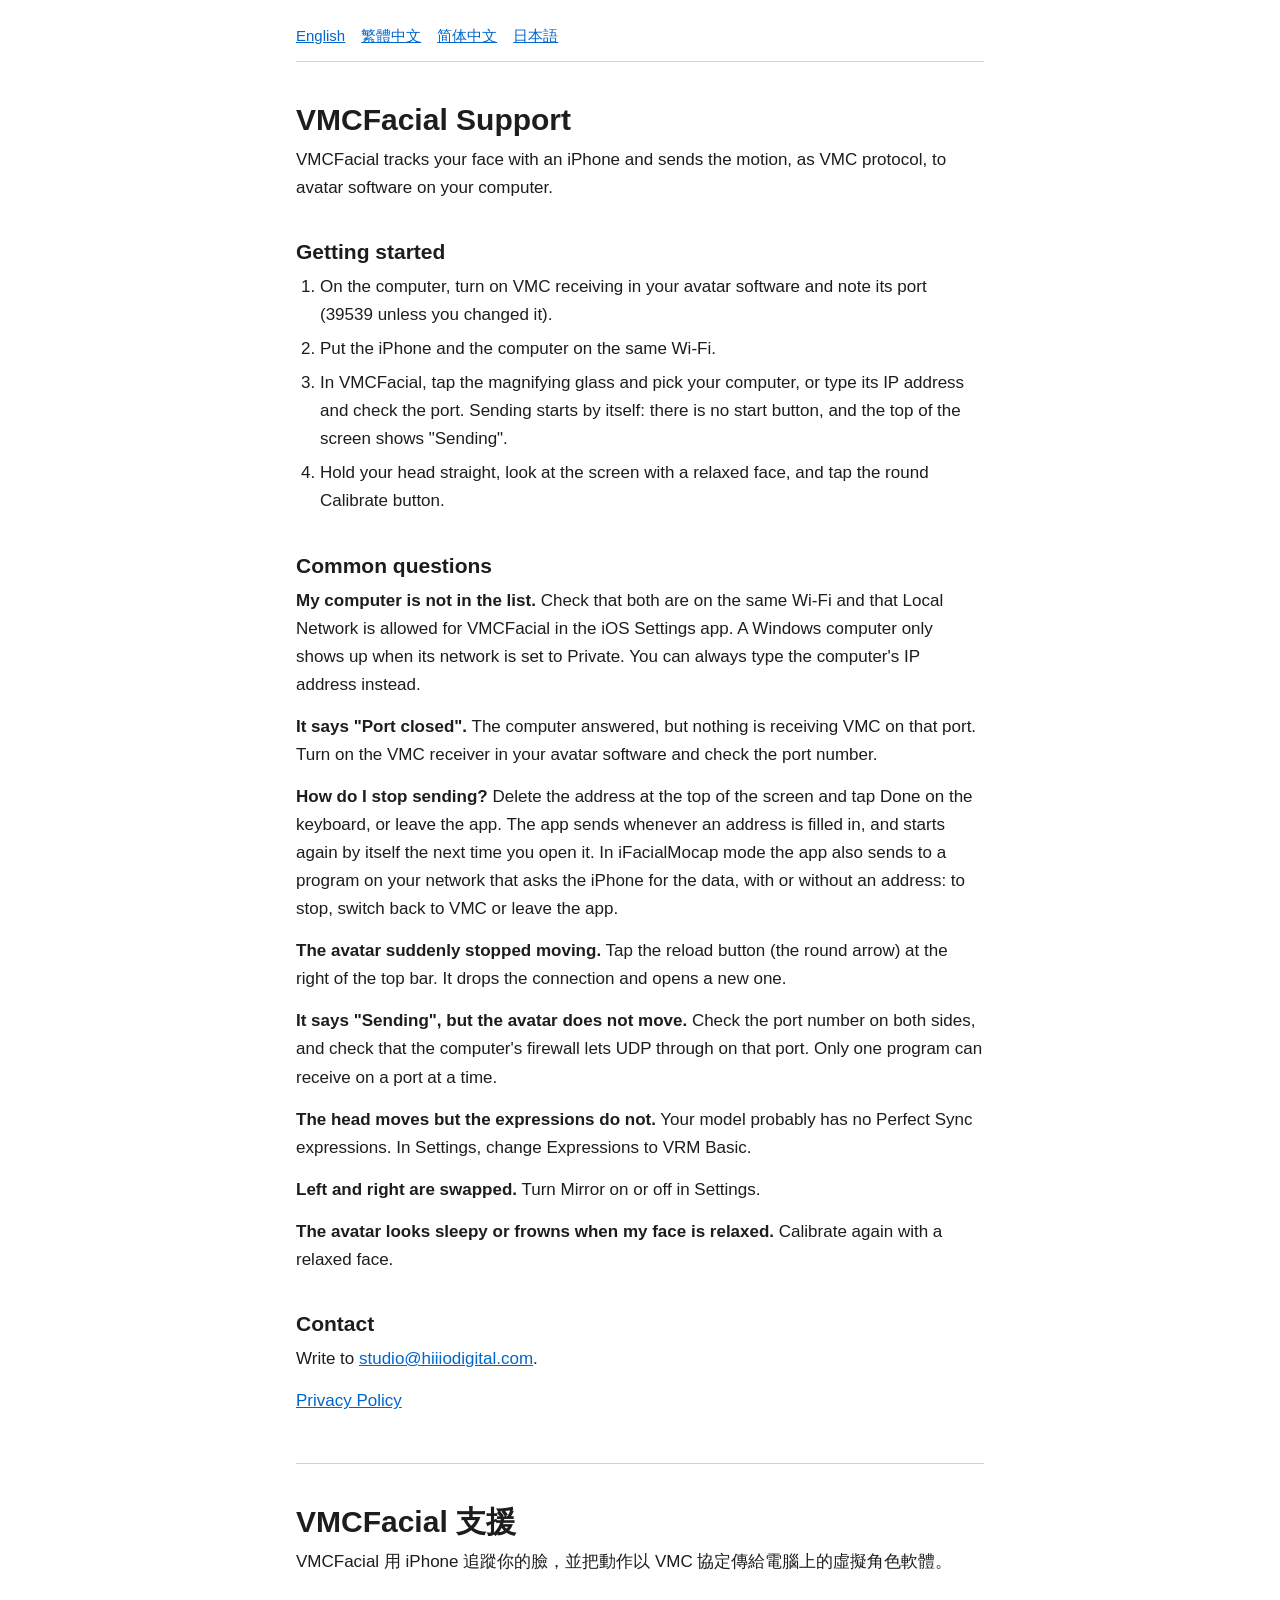
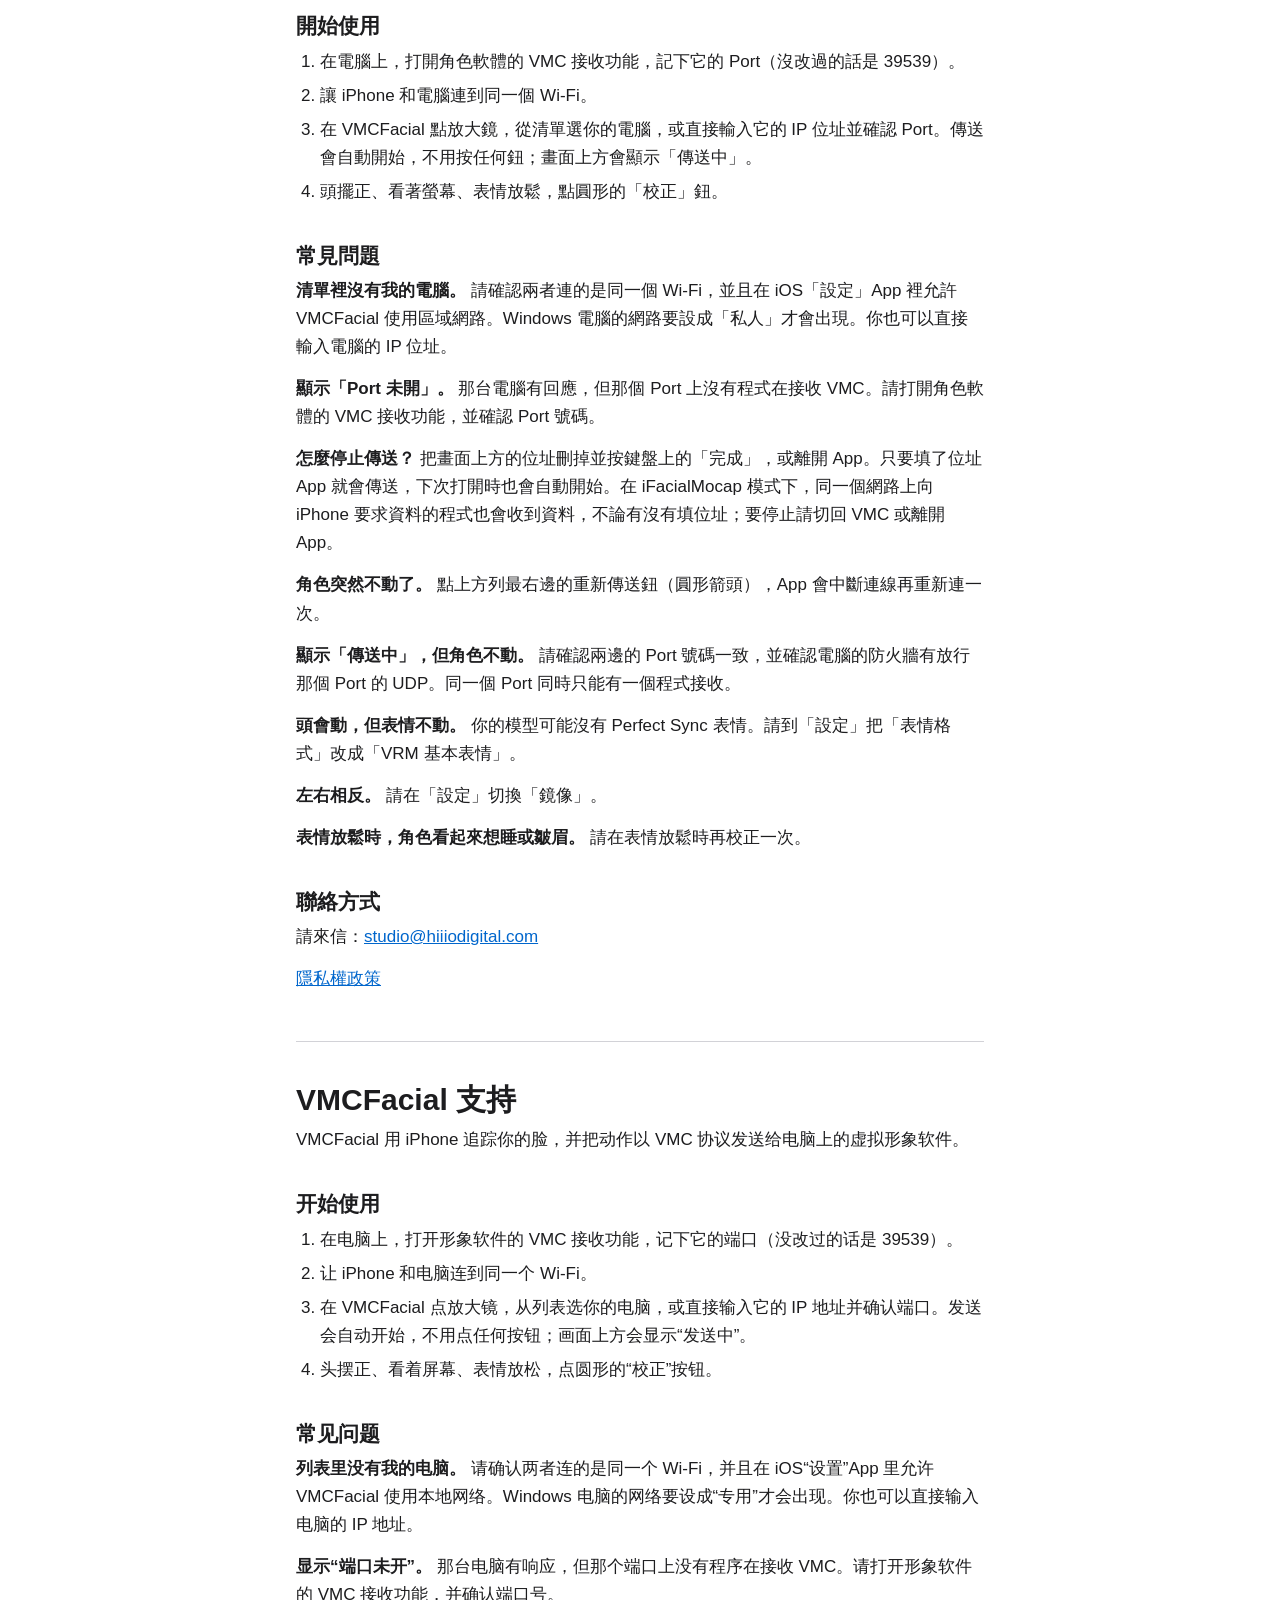
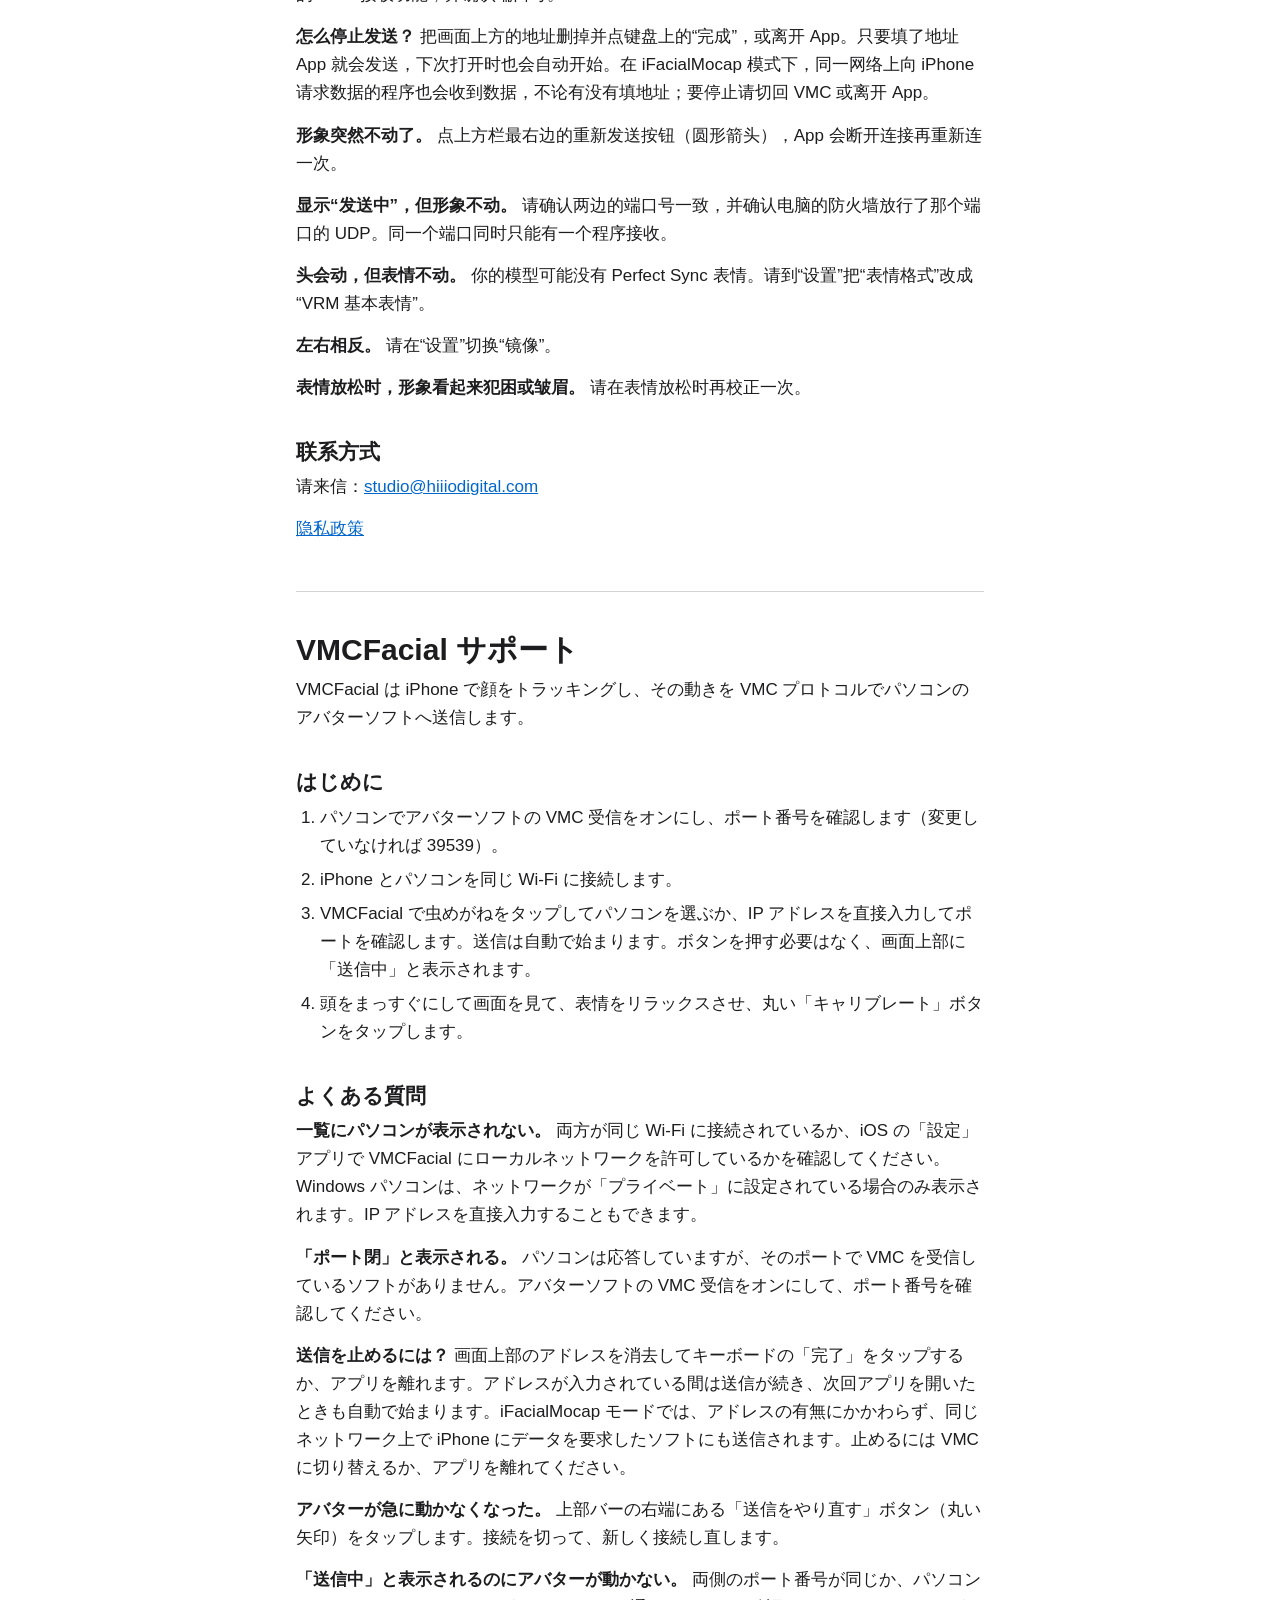
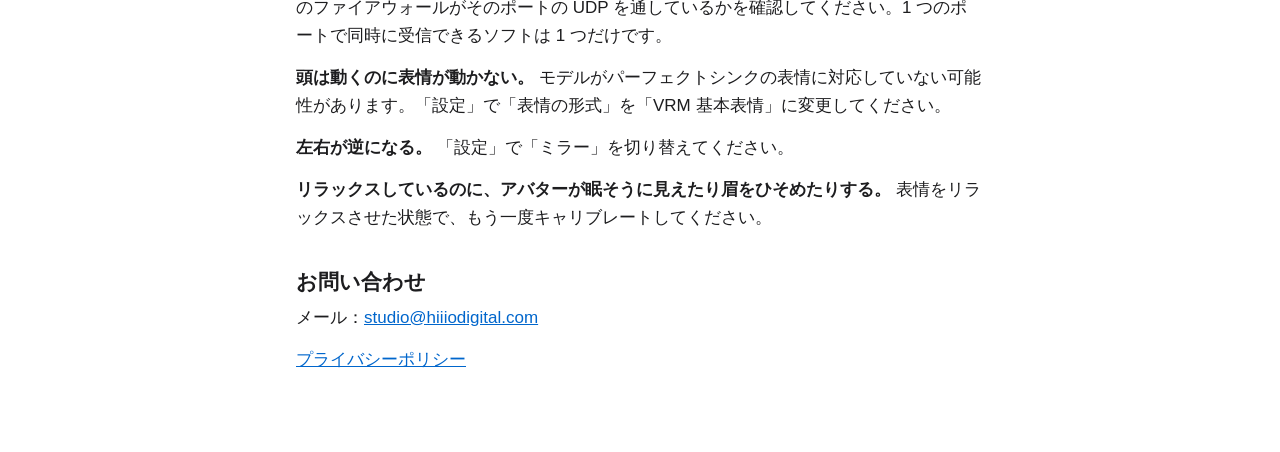
<file: products/vmcfacial/support.html>
<!doctype html>
<html lang="en">
<head>
<meta charset="utf-8">
<meta name="viewport" content="width=device-width, initial-scale=1">
<title>VMCFacial Support</title>
<style>
:root { color-scheme: light dark; --text: #1d1d1f; --soft: #6e6e73; --line: #d2d2d7; --back: #ffffff; --link: #0066cc; }
@media (prefers-color-scheme: dark) { :root { --text: #f5f5f7; --soft: #a1a1a6; --line: #424245; --back: #111112; --link: #4da3ff; } }
* { box-sizing: border-box; }
body { margin: 0; background: var(--back); color: var(--text); font: 17px/1.65 -apple-system, "Helvetica Neue", "PingFang TC", "PingFang SC", "Hiragino Sans", "Noto Sans CJK TC", sans-serif; }
main { max-width: 720px; margin: 0 auto; padding: 24px 16px 64px; }
nav { display: flex; flex-wrap: wrap; gap: 4px 16px; padding-bottom: 12px; border-bottom: 1px solid var(--line); font-size: 15px; }
a { color: var(--link); }
section { padding-top: 24px; }
section + section { margin-top: 48px; border-top: 1px solid var(--line); }
h1 { font-size: 30px; line-height: 1.2; margin: 16px 0 8px; }
h2 { font-size: 21px; line-height: 1.3; margin: 36px 0 8px; }
p, ul, ol { margin: 0 0 14px; }
ul, ol { padding-left: 24px; }
li { margin-bottom: 6px; }
</style>
</head>
<body>
<main>
<nav>
<a href="#en" lang="en">English</a>
<a href="#zh-Hant" lang="zh-Hant">繁體中文</a>
<a href="#zh-Hans" lang="zh-Hans">简体中文</a>
<a href="#ja" lang="ja">日本語</a>
</nav>
<section id="en" lang="en">
<h1>VMCFacial Support</h1>
<p>VMCFacial tracks your face with an iPhone and sends the motion, as VMC protocol, to avatar software on your computer.</p>
<h2>Getting started</h2>
<ol>
<li>On the computer, turn on VMC receiving in your avatar software and note its port (39539 unless you changed it).</li>
<li>Put the iPhone and the computer on the same Wi-Fi.</li>
<li>In VMCFacial, tap the magnifying glass and pick your computer, or type its IP address and check the port. Sending starts by itself: there is no start button, and the top of the screen shows "Sending".</li>
<li>Hold your head straight, look at the screen with a relaxed face, and tap the round Calibrate button.</li>
</ol>
<h2>Common questions</h2>
<p><strong>My computer is not in the list.</strong> Check that both are on the same Wi-Fi and that Local Network is allowed for VMCFacial in the iOS Settings app. A Windows computer only shows up when its network is set to Private. You can always type the computer's IP address instead.</p>
<p><strong>It says "Port closed".</strong> The computer answered, but nothing is receiving VMC on that port. Turn on the VMC receiver in your avatar software and check the port number.</p>
<p><strong>How do I stop sending?</strong> Delete the address at the top of the screen and tap Done on the keyboard, or leave the app. The app sends whenever an address is filled in, and starts again by itself the next time you open it. In iFacialMocap mode the app also sends to a program on your network that asks the iPhone for the data, with or without an address: to stop, switch back to VMC or leave the app.</p>
<p><strong>The avatar suddenly stopped moving.</strong> Tap the reload button (the round arrow) at the right of the top bar. It drops the connection and opens a new one.</p>
<p><strong>It says "Sending", but the avatar does not move.</strong> Check the port number on both sides, and check that the computer's firewall lets UDP through on that port. Only one program can receive on a port at a time.</p>
<p><strong>The head moves but the expressions do not.</strong> Your model probably has no Perfect Sync expressions. In Settings, change Expressions to VRM Basic.</p>
<p><strong>Left and right are swapped.</strong> Turn Mirror on or off in Settings.</p>
<p><strong>The avatar looks sleepy or frowns when my face is relaxed.</strong> Calibrate again with a relaxed face.</p>
<h2>Contact</h2>
<p>Write to <a href="mailto:studio@hiiiodigital.com">studio@hiiiodigital.com</a>.</p>
<p><a href="privacy.html">Privacy Policy</a></p>
</section>
<section id="zh-Hant" lang="zh-Hant">
<h1>VMCFacial 支援</h1>
<p>VMCFacial 用 iPhone 追蹤你的臉，並把動作以 VMC 協定傳給電腦上的虛擬角色軟體。</p>
<h2>開始使用</h2>
<ol>
<li>在電腦上，打開角色軟體的 VMC 接收功能，記下它的 Port（沒改過的話是 39539）。</li>
<li>讓 iPhone 和電腦連到同一個 Wi-Fi。</li>
<li>在 VMCFacial 點放大鏡，從清單選你的電腦，或直接輸入它的 IP 位址並確認 Port。傳送會自動開始，不用按任何鈕；畫面上方會顯示「傳送中」。</li>
<li>頭擺正、看著螢幕、表情放鬆，點圓形的「校正」鈕。</li>
</ol>
<h2>常見問題</h2>
<p><strong>清單裡沒有我的電腦。</strong> 請確認兩者連的是同一個 Wi-Fi，並且在 iOS「設定」App 裡允許 VMCFacial 使用區域網路。Windows 電腦的網路要設成「私人」才會出現。你也可以直接輸入電腦的 IP 位址。</p>
<p><strong>顯示「Port 未開」。</strong> 那台電腦有回應，但那個 Port 上沒有程式在接收 VMC。請打開角色軟體的 VMC 接收功能，並確認 Port 號碼。</p>
<p><strong>怎麼停止傳送？</strong> 把畫面上方的位址刪掉並按鍵盤上的「完成」，或離開 App。只要填了位址 App 就會傳送，下次打開時也會自動開始。在 iFacialMocap 模式下，同一個網路上向 iPhone 要求資料的程式也會收到資料，不論有沒有填位址；要停止請切回 VMC 或離開 App。</p>
<p><strong>角色突然不動了。</strong> 點上方列最右邊的重新傳送鈕（圓形箭頭），App 會中斷連線再重新連一次。</p>
<p><strong>顯示「傳送中」，但角色不動。</strong> 請確認兩邊的 Port 號碼一致，並確認電腦的防火牆有放行那個 Port 的 UDP。同一個 Port 同時只能有一個程式接收。</p>
<p><strong>頭會動，但表情不動。</strong> 你的模型可能沒有 Perfect Sync 表情。請到「設定」把「表情格式」改成「VRM 基本表情」。</p>
<p><strong>左右相反。</strong> 請在「設定」切換「鏡像」。</p>
<p><strong>表情放鬆時，角色看起來想睡或皺眉。</strong> 請在表情放鬆時再校正一次。</p>
<h2>聯絡方式</h2>
<p>請來信：<a href="mailto:studio@hiiiodigital.com">studio@hiiiodigital.com</a></p>
<p><a href="privacy.html#zh-Hant">隱私權政策</a></p>
</section>
<section id="zh-Hans" lang="zh-Hans">
<h1>VMCFacial 支持</h1>
<p>VMCFacial 用 iPhone 追踪你的脸，并把动作以 VMC 协议发送给电脑上的虚拟形象软件。</p>
<h2>开始使用</h2>
<ol>
<li>在电脑上，打开形象软件的 VMC 接收功能，记下它的端口（没改过的话是 39539）。</li>
<li>让 iPhone 和电脑连到同一个 Wi-Fi。</li>
<li>在 VMCFacial 点放大镜，从列表选你的电脑，或直接输入它的 IP 地址并确认端口。发送会自动开始，不用点任何按钮；画面上方会显示“发送中”。</li>
<li>头摆正、看着屏幕、表情放松，点圆形的“校正”按钮。</li>
</ol>
<h2>常见问题</h2>
<p><strong>列表里没有我的电脑。</strong> 请确认两者连的是同一个 Wi-Fi，并且在 iOS“设置”App 里允许 VMCFacial 使用本地网络。Windows 电脑的网络要设成“专用”才会出现。你也可以直接输入电脑的 IP 地址。</p>
<p><strong>显示“端口未开”。</strong> 那台电脑有响应，但那个端口上没有程序在接收 VMC。请打开形象软件的 VMC 接收功能，并确认端口号。</p>
<p><strong>怎么停止发送？</strong> 把画面上方的地址删掉并点键盘上的“完成”，或离开 App。只要填了地址 App 就会发送，下次打开时也会自动开始。在 iFacialMocap 模式下，同一网络上向 iPhone 请求数据的程序也会收到数据，不论有没有填地址；要停止请切回 VMC 或离开 App。</p>
<p><strong>形象突然不动了。</strong> 点上方栏最右边的重新发送按钮（圆形箭头），App 会断开连接再重新连一次。</p>
<p><strong>显示“发送中”，但形象不动。</strong> 请确认两边的端口号一致，并确认电脑的防火墙放行了那个端口的 UDP。同一个端口同时只能有一个程序接收。</p>
<p><strong>头会动，但表情不动。</strong> 你的模型可能没有 Perfect Sync 表情。请到“设置”把“表情格式”改成“VRM 基本表情”。</p>
<p><strong>左右相反。</strong> 请在“设置”切换“镜像”。</p>
<p><strong>表情放松时，形象看起来犯困或皱眉。</strong> 请在表情放松时再校正一次。</p>
<h2>联系方式</h2>
<p>请来信：<a href="mailto:studio@hiiiodigital.com">studio@hiiiodigital.com</a></p>
<p><a href="privacy.html#zh-Hans">隐私政策</a></p>
</section>
<section id="ja" lang="ja">
<h1>VMCFacial サポート</h1>
<p>VMCFacial は iPhone で顔をトラッキングし、その動きを VMC プロトコルでパソコンのアバターソフトへ送信します。</p>
<h2>はじめに</h2>
<ol>
<li>パソコンでアバターソフトの VMC 受信をオンにし、ポート番号を確認します（変更していなければ 39539）。</li>
<li>iPhone とパソコンを同じ Wi-Fi に接続します。</li>
<li>VMCFacial で虫めがねをタップしてパソコンを選ぶか、IP アドレスを直接入力してポートを確認します。送信は自動で始まります。ボタンを押す必要はなく、画面上部に「送信中」と表示されます。</li>
<li>頭をまっすぐにして画面を見て、表情をリラックスさせ、丸い「キャリブレート」ボタンをタップします。</li>
</ol>
<h2>よくある質問</h2>
<p><strong>一覧にパソコンが表示されない。</strong> 両方が同じ Wi-Fi に接続されているか、iOS の「設定」アプリで VMCFacial にローカルネットワークを許可しているかを確認してください。Windows パソコンは、ネットワークが「プライベート」に設定されている場合のみ表示されます。IP アドレスを直接入力することもできます。</p>
<p><strong>「ポート閉」と表示される。</strong> パソコンは応答していますが、そのポートで VMC を受信しているソフトがありません。アバターソフトの VMC 受信をオンにして、ポート番号を確認してください。</p>
<p><strong>送信を止めるには？</strong> 画面上部のアドレスを消去してキーボードの「完了」をタップするか、アプリを離れます。アドレスが入力されている間は送信が続き、次回アプリを開いたときも自動で始まります。iFacialMocap モードでは、アドレスの有無にかかわらず、同じネットワーク上で iPhone にデータを要求したソフトにも送信されます。止めるには VMC に切り替えるか、アプリを離れてください。</p>
<p><strong>アバターが急に動かなくなった。</strong> 上部バーの右端にある「送信をやり直す」ボタン（丸い矢印）をタップします。接続を切って、新しく接続し直します。</p>
<p><strong>「送信中」と表示されるのにアバターが動かない。</strong> 両側のポート番号が同じか、パソコンのファイアウォールがそのポートの UDP を通しているかを確認してください。1 つのポートで同時に受信できるソフトは 1 つだけです。</p>
<p><strong>頭は動くのに表情が動かない。</strong> モデルがパーフェクトシンクの表情に対応していない可能性があります。「設定」で「表情の形式」を「VRM 基本表情」に変更してください。</p>
<p><strong>左右が逆になる。</strong> 「設定」で「ミラー」を切り替えてください。</p>
<p><strong>リラックスしているのに、アバターが眠そうに見えたり眉をひそめたりする。</strong> 表情をリラックスさせた状態で、もう一度キャリブレートしてください。</p>
<h2>お問い合わせ</h2>
<p>メール：<a href="mailto:studio@hiiiodigital.com">studio@hiiiodigital.com</a></p>
<p><a href="privacy.html#ja">プライバシーポリシー</a></p>
</section>
</main>
</body>
</html>
</file>
<file: site-pages/style.css>
/* Shared styles for the standalone pages (/support/, /privacy/, /terms/).
   Colours and fonts follow src/style/color.scss and src/style/typography.scss. */
@import url("https://fonts.googleapis.com/css2?family=Barlow:wght@400;700&family=Noto+Sans+TC:wght@400;700&display=swap");

:root {
  --main: #1fe686;
  --black: #0f0f0f;
  --light: #ececec;
  --text: #1f1f1f;
  --text-second: #939393;
  --text-dark: #3e4147;
}

* { box-sizing: border-box; }

html, body {
  margin: 0;
  padding: 0;
  background: #fff;
}

body {
  font-family: "Barlow", "Noto Sans TC", sans-serif;
  font-size: 18px;
  line-height: 1.7;
  color: var(--text);
  -webkit-text-size-adjust: 100%;
}

a { color: inherit; }

.site-header {
  position: sticky;
  top: 0;
  z-index: 10;
  background: rgba(255, 255, 255, 0.94);
  backdrop-filter: blur(6px);
  border-bottom: 1px solid var(--light);
}

.site-header__inner,
.page,
.site-footer__inner {
  max-width: 860px;
  margin: 0 auto;
  padding-left: 30px;
  padding-right: 30px;
}

.site-header__inner {
  display: flex;
  align-items: center;
  justify-content: space-between;
  gap: 16px;
  height: 72px;
}

.site-header__logo { display: block; width: 140px; line-height: 0; }
.site-header__logo img { width: 100%; height: auto; }

.lang-switch { display: flex; gap: 8px; font-size: 15px; }
.lang-switch a {
  text-decoration: none;
  padding: 4px 12px;
  border: 1px solid var(--light);
  border-radius: 999px;
  white-space: nowrap;
}
.lang-switch a:hover { border-color: var(--main); color: var(--black); }

.page { padding-top: 60px; padding-bottom: 90px; }

.page h1 {
  font-size: 48px;
  font-weight: 700;
  line-height: 1.2;
  margin: 0 0 8px;
}
.page h1 .accent { color: var(--main); }

.page h2 {
  font-size: 26px;
  line-height: 1.3;
  margin: 48px 0 12px;
}

.page h3 { font-size: 20px; margin: 28px 0 8px; }

.page p, .page li { color: var(--text-dark); }
.page p { margin: 12px 0; }
.page ul, .page ol { padding-left: 1.4em; margin: 12px 0; }
.page li { margin: 6px 0; }

.meta { color: var(--text-second); font-size: 15px; margin: 0 0 32px; }

.lang-block { padding-top: 24px; scroll-margin-top: 80px; }
.lang-block + .lang-block {
  margin-top: 72px;
  border-top: 1px solid var(--light);
}

.note {
  border-left: 4px solid var(--main);
  background: #f6f6f6;
  padding: 12px 18px;
  margin: 24px 0;
  font-size: 16px;
}

.contact-cards {
  display: grid;
  grid-template-columns: repeat(auto-fit, minmax(240px, 1fr));
  gap: 16px;
  margin: 24px 0;
}
.contact-card {
  border: 1px solid var(--light);
  border-radius: 12px;
  padding: 20px;
}
.contact-card h3 { margin: 0 0 6px; }
.contact-card p { margin: 4px 0; font-size: 16px; }
.contact-card a.mail {
  display: inline-block;
  margin-top: 8px;
  font-weight: 700;
  color: var(--black);
  text-decoration: none;
  border-bottom: 2px solid var(--main);
  word-break: break-all;
}

.site-footer {
  background: var(--black);
  color: var(--text-second);
  font-size: 15px;
  padding: 40px 0;
}
.site-footer__inner { display: flex; flex-wrap: wrap; justify-content: space-between; gap: 16px; }
.site-footer a { text-decoration: none; }
.site-footer a:hover { color: var(--main); }
.site-footer nav { display: flex; flex-wrap: wrap; gap: 20px; }

@media (max-width: 600px) {
  body { font-size: 16px; }
  .site-header__inner, .page, .site-footer__inner { padding-left: 16px; padding-right: 16px; }
  .site-header__inner { height: 60px; }
  .site-header__logo { width: 104px; }
  .lang-switch a { padding: 3px 10px; font-size: 14px; }
  .page { padding-top: 36px; }
  .page h1 { font-size: 34px; }
  .page h2 { font-size: 22px; margin-top: 36px; }
}
</file>
<file: products/products.css>
/* Product pages (/products/...). Follows the homepage: white and light grey,
   green accents, black only for small labels. Colours mirror src/style/color.scss. */
@import url("https://fonts.googleapis.com/css2?family=Barlow:wght@400;700&family=Noto+Sans+TC:wght@400;700&display=swap");

:root {
  --main: #1fe686;
  --mid: #ababab;
  --black: #0f0f0f;
  --light: #ececec;
  --text: #1f1f1f;
  --text-second: #939393;
  --text-dark: #3e4147;
  --radius: 18px;
}

/* Bilingual pairs: products.js sets <html data-lang> before first paint */
html[data-lang="zh"] .en,
html:not([data-lang="zh"]) .zh { display: none !important; }

* { box-sizing: border-box; }
html, body { margin: 0; padding: 0; }
body {
  background: var(--light);
  font-family: "Barlow", "Noto Sans TC", sans-serif;
  font-size: 18px;
  line-height: 1.5;
  color: var(--text);
  -webkit-text-size-adjust: 100%;
}
a { color: inherit; text-decoration: none; }
h1, h2, h3, p { margin: 0; }
.dot { color: var(--main); }

.wrap { max-width: 1280px; margin: 0 auto; padding: 0 60px; }

/* ---------- Header (same items as the homepage bar) ---------- */
.top {
  position: sticky;
  top: 0;
  z-index: 50;
  background: rgba(255, 255, 255, .95);
  box-shadow: 0 0 10px rgba(0, 0, 0, .06);
}
.top .wrap { display: flex; align-items: center; height: 72px; gap: 8px; }
.top__logo { width: 120px; line-height: 0; margin-right: auto; }
.top__logo img { width: 100%; height: auto; }
.top__item {
  position: relative;
  display: inline-flex;  /* inline <a> ignores overflow:hidden, so the circle leaked out */
  align-items: center;
  font: inherit;
  font-size: 17px;
  font-weight: 700;
  background: none;
  border: 0;
  color: var(--text);
  cursor: pointer;
  padding: 8px 16px;
  border-radius: 999px;
  overflow: hidden;
  isolation: isolate;
}
.top__item::after {
  content: "";
  position: absolute;
  z-index: -1;
  left: 50%;
  top: 50%;
  width: 140px;
  height: 140px;
  border-radius: 50%;
  background: var(--main);
  transform: translate(-50%, -50%) scale(0);
  transition: transform .3s;
}
.top__item:hover, .top__item.is-current { color: #fff; }
.top__item:hover::after, .top__item.is-current::after { transform: translate(-50%, -50%) scale(1); }
.caret {
  display: inline-block;
  margin-left: 6px;
  vertical-align: middle;
  border-left: 4px solid transparent;
  border-right: 4px solid transparent;
  border-top: 5px solid currentColor;
  transition: transform .3s;
}
.drop { position: relative; }
.drop__panel {
  display: none;
  position: absolute;
  right: 0;
  top: calc(100% + 12px);
  width: 340px;
  padding: 10px;
  background: #fff;
  border-radius: var(--radius);
  box-shadow: 0 10px 30px rgba(0, 0, 0, .12);
}
.drop__panel a { display: block; padding: 12px 16px; border-radius: 12px; }
.drop__panel a:hover, .drop__panel a[aria-current="page"] { background: var(--light); }
.drop__panel strong { display: block; font-size: 18px; }
.drop__panel span { font-size: 15px; color: var(--text-second); }

.lang { display: flex; margin-left: 12px; border: 1px solid var(--light); border-radius: 999px; padding: 3px; }
.lang button {
  font: inherit;
  font-size: 13px;
  font-weight: 700;
  border: 0;
  background: none;
  color: var(--text-second);
  padding: 3px 10px;
  border-radius: 999px;
  cursor: pointer;
}
html[data-lang="en"] .lang [data-set-lang="en"],
html[data-lang="zh"] .lang [data-set-lang="zh"] { background: var(--black); color: #fff; }

/* ---------- Breadcrumb + product tabs ---------- */
.crumbs { display: flex; flex-wrap: wrap; gap: 8px; padding: 36px 0 0; font-size: 15px; color: var(--text-second); }
.crumbs a:hover { color: var(--text); }
.crumbs span[aria-current] { color: var(--text); font-weight: 700; }
.tabs { display: flex; gap: 8px; overflow-x: auto; padding: 18px 0 28px; scrollbar-width: none; }
.tabs::-webkit-scrollbar { display: none; }
.tabs a {
  flex-shrink: 0;
  font-size: 15px;
  font-weight: 700;
  padding: 8px 16px;
  border-radius: 999px;
  background: #fff;
  color: var(--text-dark);
}
.tabs a:hover { color: var(--black); box-shadow: inset 0 0 0 2px var(--main); }
.tabs a[aria-current="page"] { background: var(--black); color: #fff; }

/* ---------- Main panel ---------- */
.panel {
  background: #fff;
  border-radius: var(--radius);
  padding: 56px;
  display: grid;
  grid-template-columns: 1fr 1fr;
  gap: 56px;
  align-items: center;
}
.panel--title { display: block; padding: 0; background: none; margin-bottom: 28px; }
.panel h1 { font-size: 64px; line-height: 1.05; }
.panel--title h1 { font-size: 56px; }
.tagline { margin-top: 18px; font-size: 22px; color: var(--text-dark); max-width: 22em; }

.points { display: flex; flex-wrap: wrap; gap: 8px; margin: 28px 0 0; padding: 0; list-style: none; }
.points li {
  font-size: 15px;
  font-weight: 700;
  padding: 6px 14px;
  border-radius: 999px;
  background: var(--light);
  color: var(--text-dark);
}
.points li::before {
  content: "";
  display: inline-block;
  width: 7px;
  height: 7px;
  margin-right: 8px;
  vertical-align: middle;
  border-radius: 50%;
  background: var(--main);
}

.actions { display: flex; flex-wrap: wrap; gap: 10px; margin-top: 36px; }
.btn {
  display: inline-flex;
  align-items: center;
  font-weight: 700;
  font-size: 16px;
  padding: 12px 24px;
  border-radius: 999px;
  background: var(--main);
  color: #fff;
  transition: transform .15s;
}
.btn:hover { transform: translateY(-2px); }
.btn--line { background: none; color: var(--text); box-shadow: inset 0 0 0 2px var(--light); }
.btn--line:hover { box-shadow: inset 0 0 0 2px var(--main); }
.btn--off { background: var(--light); color: var(--text-second); pointer-events: none; }

.media { position: relative; border-radius: 14px; overflow: hidden; background: var(--light); }
.media img { display: block; width: 100%; height: auto; }
/* align-items: center keeps a shorter GIF at its own ratio when its grid
   neighbour is taller (the default `stretch` pulled it to the row height). */
.media--phone { display: flex; justify-content: center; align-items: center; padding: 28px; }
.media--phone img { max-width: 260px; border-radius: 24px; }
.media--empty { aspect-ratio: 4 / 3; display: grid; place-items: center; }
.media--empty::before {
  content: "";
  width: 40%;
  aspect-ratio: 1;
  border-radius: 50%;
  border: 5px solid #fff;
}

/* Embedded YouTube video, 16:9 */
.media--video { aspect-ratio: 16 / 9; background: var(--black); }
.media--video iframe { position: absolute; inset: 0; width: 100%; height: 100%; border: 0; }

/* Turntable reel (3D Avatar): the clips play one after another, cross-fading.
   #111 is the clips' own background, so the card and video are one surface. */
.media--reel { aspect-ratio: 4 / 5; background: #111; }
.reel__v {
  position: absolute;
  inset: 0;
  width: 100%;
  height: 100%;
  object-fit: cover;
  opacity: 0;
  transition: opacity .5s;
}
.reel__v.is-on { opacity: 1; }
.reel__dots { position: absolute; right: 16px; bottom: 12px; display: flex; gap: 6px; }
.reel__dots button {
  width: 8px;
  height: 8px;
  padding: 0;
  border: 0;
  border-radius: 50%;
  background: rgba(255, 255, 255, .35);
  cursor: pointer;
  transition: background .2s, transform .2s;
}
.reel__dots button:hover { transform: scale(1.3); }
.reel__dots button[aria-current="true"] { background: var(--main); }

/* Small black label, like a tag on the picture */
.label {
  position: absolute;
  left: 0;
  bottom: 0;
  display: inline-flex;
  align-items: center;
  gap: 8px;
  padding: 6px 14px;
  background: var(--black);
  color: #fff;
  font-size: 14px;
  font-weight: 700;
}
.label::before { content: ""; width: 7px; height: 7px; border-radius: 50%; background: var(--main); }

/* ---------- Gallery (three short captions) ---------- */
.gallery { display: grid; grid-template-columns: repeat(3, 1fr); gap: 16px; margin-top: 16px; }
.gallery .media { background: #fff; }
.gallery .media img { width: 100%; }
.gallery--wide { grid-template-columns: 1fr 1fr; }
.gallery--one { grid-template-columns: 1fr; }

/* ---------- Product cards (index) ---------- */
.cards { display: grid; grid-template-columns: repeat(2, 1fr); gap: 16px; }
.card { background: #fff; border-radius: var(--radius); overflow: hidden; transition: transform .2s, box-shadow .2s; }
.card:hover { transform: translateY(-4px); box-shadow: 0 14px 30px rgba(0, 0, 0, .08); }
.card .media { border-radius: 0; aspect-ratio: 16 / 10; }
.card .media img { height: 100%; object-fit: cover; }
/* Not out yet: the whole card is faded, the placeholder ring is darker so it still reads */
.card--soon { opacity: .5; }
.card--soon:hover { opacity: .7; }
/* Half-black. On the card it is full black under the card's 50% fade, which comes out the same. */
.media--empty { background: rgba(15, 15, 15, .5) !important; }
.card .media--empty { background: var(--black) !important; }
.media--empty::before { border-color: var(--text-dark); }
.card__body { padding: 24px 28px 28px; }
.card h2 { font-size: 28px; }
.card p { margin-top: 6px; color: var(--text-second); }

/* ---------- Previous / next ---------- */
.pager { display: grid; grid-template-columns: 1fr 1fr; gap: 16px; margin: 16px 0 0; }
.pager a { background: #fff; border-radius: var(--radius); padding: 22px 28px; }
.pager a:hover { box-shadow: inset 0 0 0 2px var(--main); }
.pager small { display: block; font-size: 14px; color: var(--text-second); }
.pager strong { font-size: 22px; }
.pager .next { text-align: right; }

/* ---------- Footer ---------- */
.foot { padding: 72px 0 48px; color: var(--text-second); font-size: 15px; }
.foot .wrap { display: flex; flex-wrap: wrap; justify-content: space-between; gap: 16px; }
.foot nav { display: flex; flex-wrap: wrap; gap: 22px; }
.foot a:hover { color: var(--text); }

/* ---------- Responsive ---------- */
@media (max-width: 1000px) {
  .wrap { padding: 0 30px; }
  .panel { grid-template-columns: 1fr; gap: 36px; padding: 40px; }
  .panel h1 { font-size: 48px; }
  .top__item--page { display: none; }
}

@media (max-width: 600px) {
  body { font-size: 16px; }
  .wrap { padding: 0 16px; }
  .top .wrap { height: 60px; }
  .top__logo { width: 96px; }
  .top__item { font-size: 15px; padding: 8px 12px; }
  .lang { margin-left: 4px; }
  .crumbs { padding-top: 24px; }
  .panel { padding: 28px 22px; border-radius: 14px; }
  .panel h1, .panel--title h1 { font-size: 38px; }
  .tagline { font-size: 18px; }
  .cards, .gallery, .gallery--wide, .gallery--one, .pager { grid-template-columns: 1fr; }
  .pager .next { text-align: left; }
  .card h2 { font-size: 24px; }
}

/* Mouse users: hovering PRODUCTS opens the panel */
@media (hover: hover) and (min-width: 601px) {
  .drop:hover .drop__panel { display: block; }
  .drop:hover .caret { transform: rotate(180deg); }
  /* invisible bridge over the gap between the button and the panel */
  .drop__panel::before { content: ""; position: absolute; left: 0; right: 0; top: -14px; height: 14px; }
}
</file>
